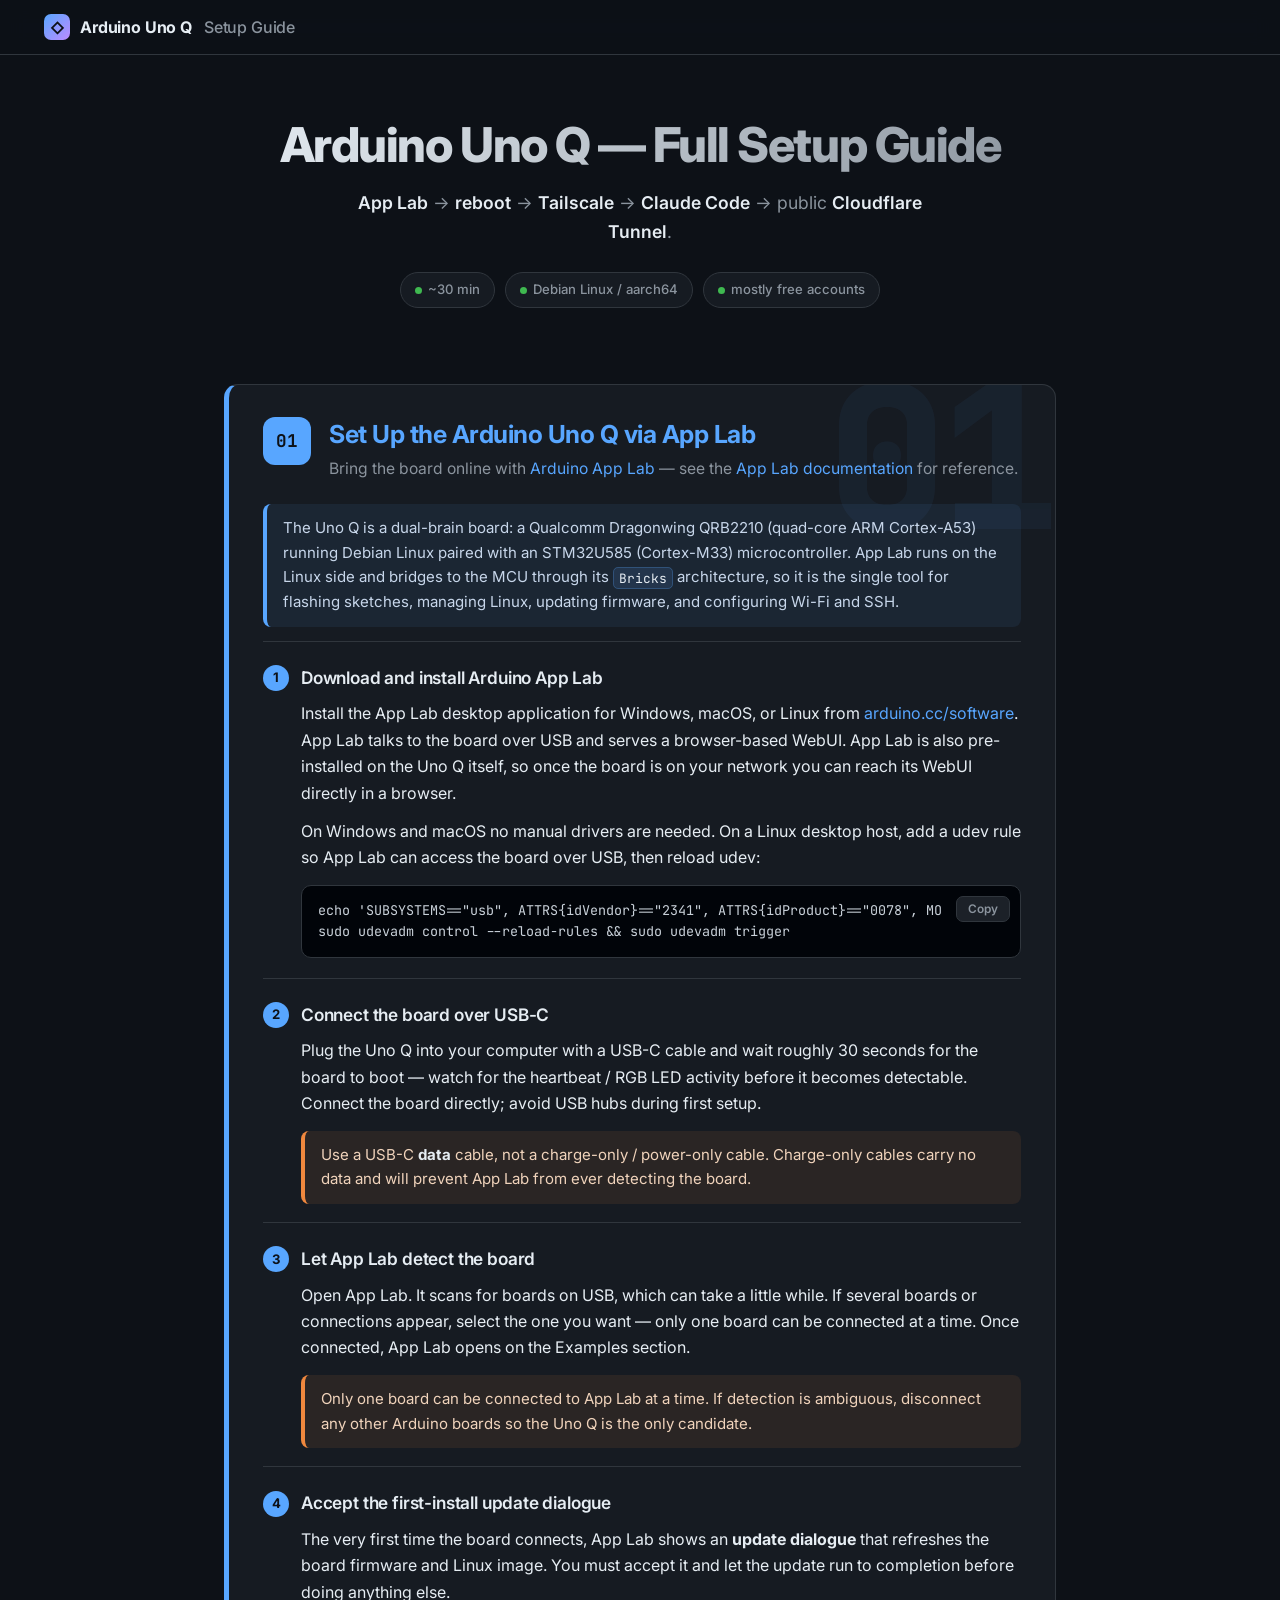
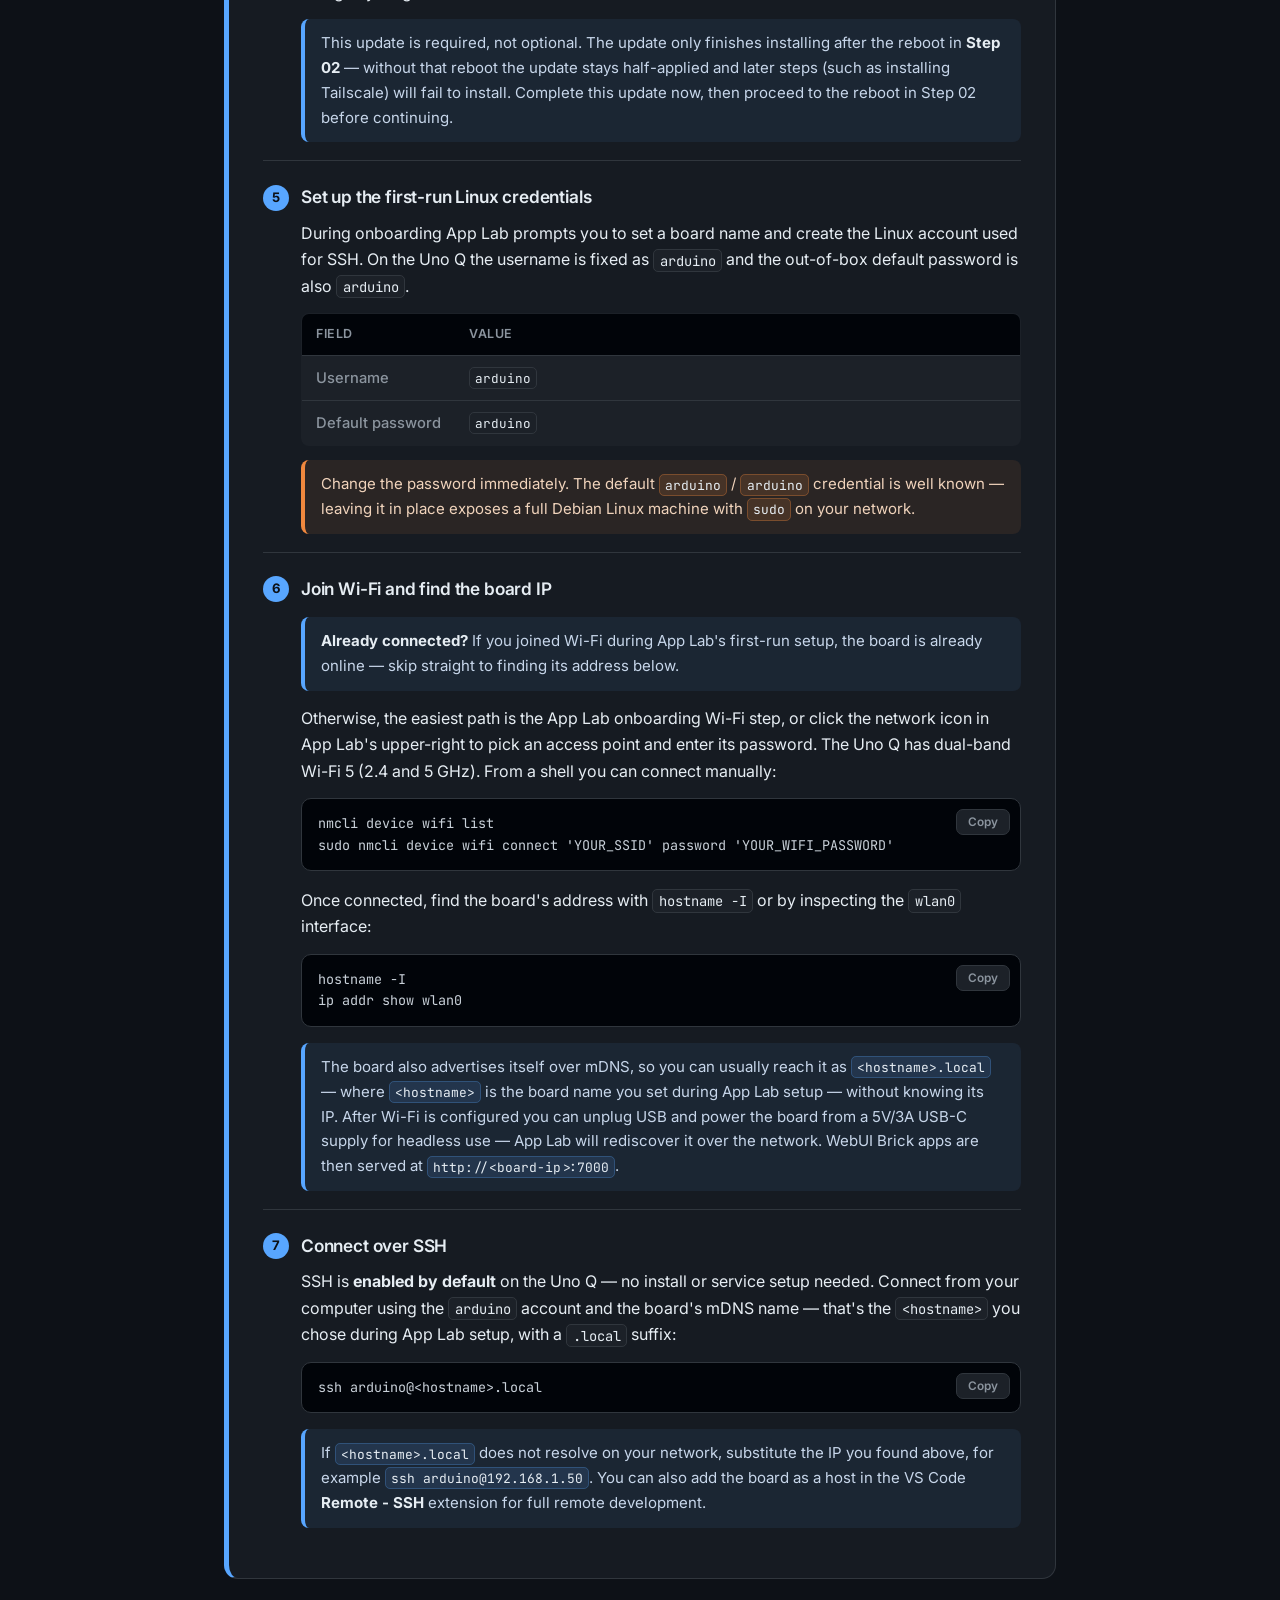
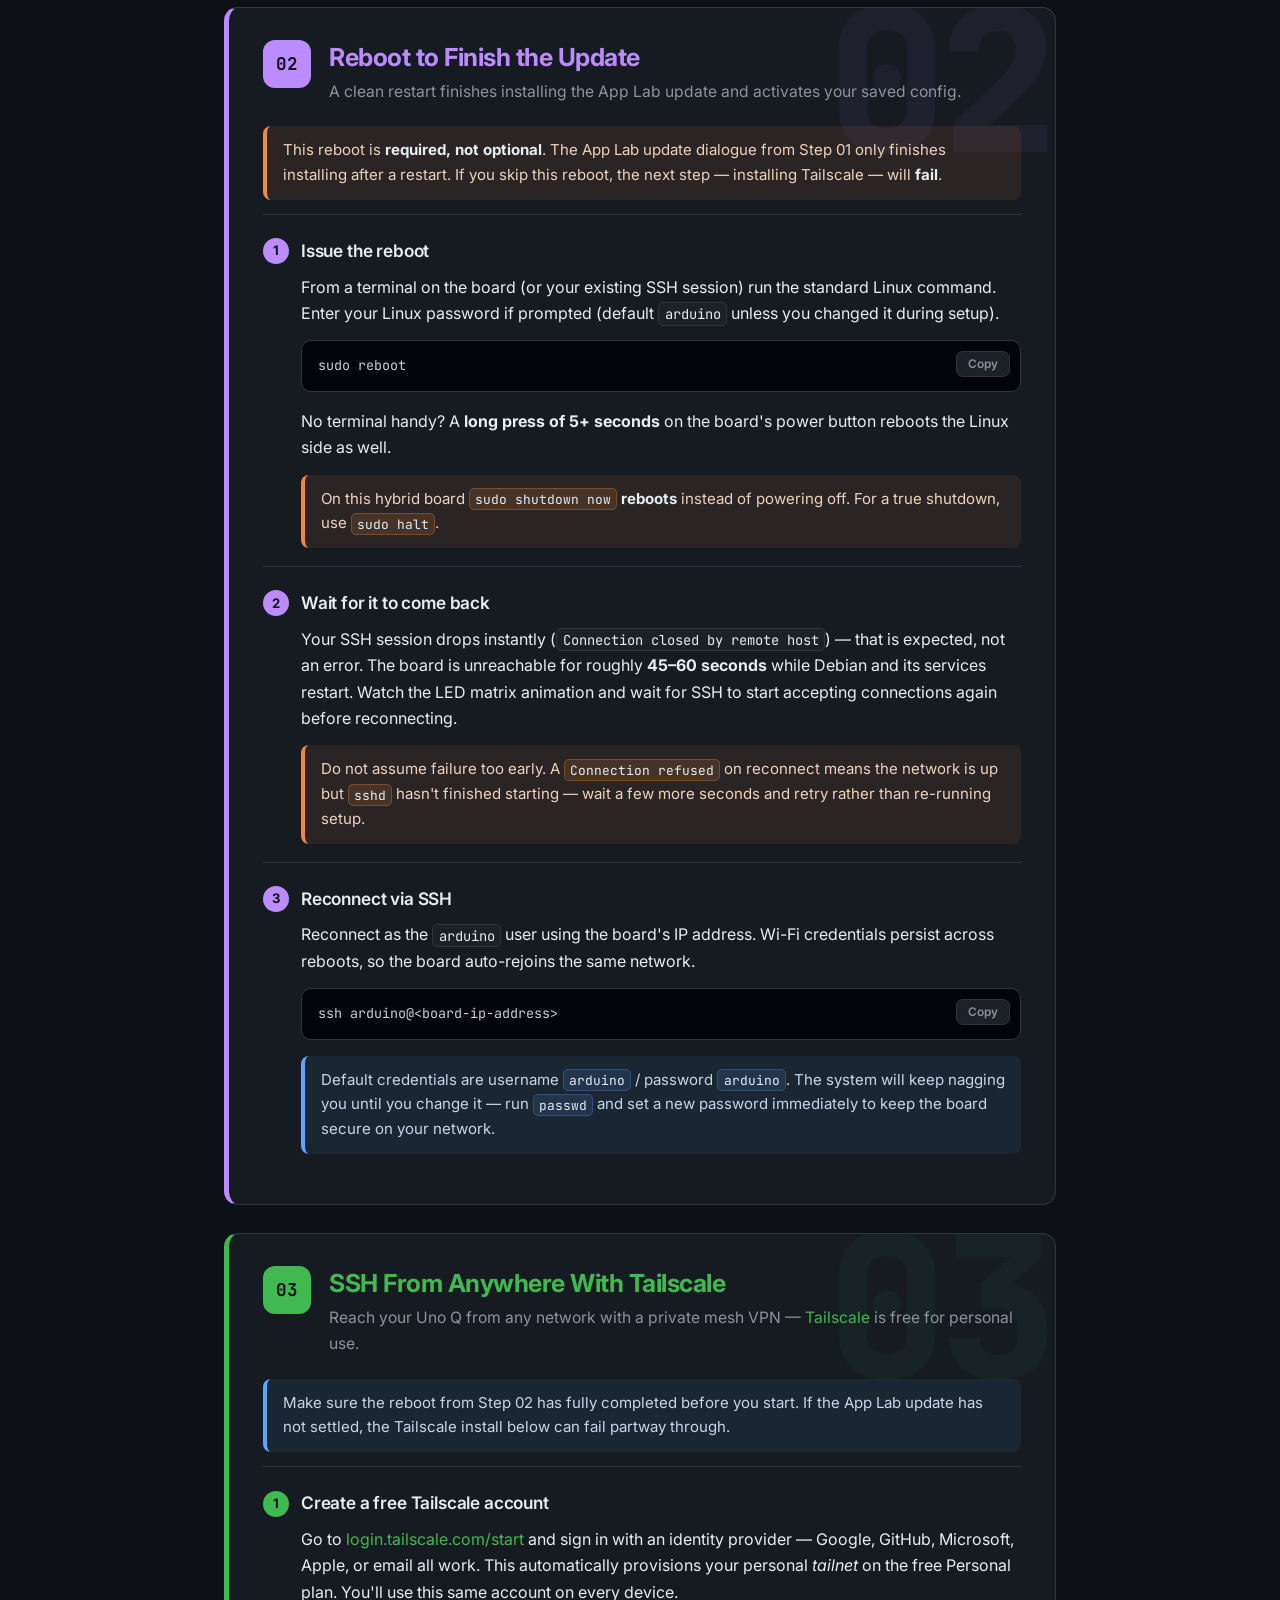
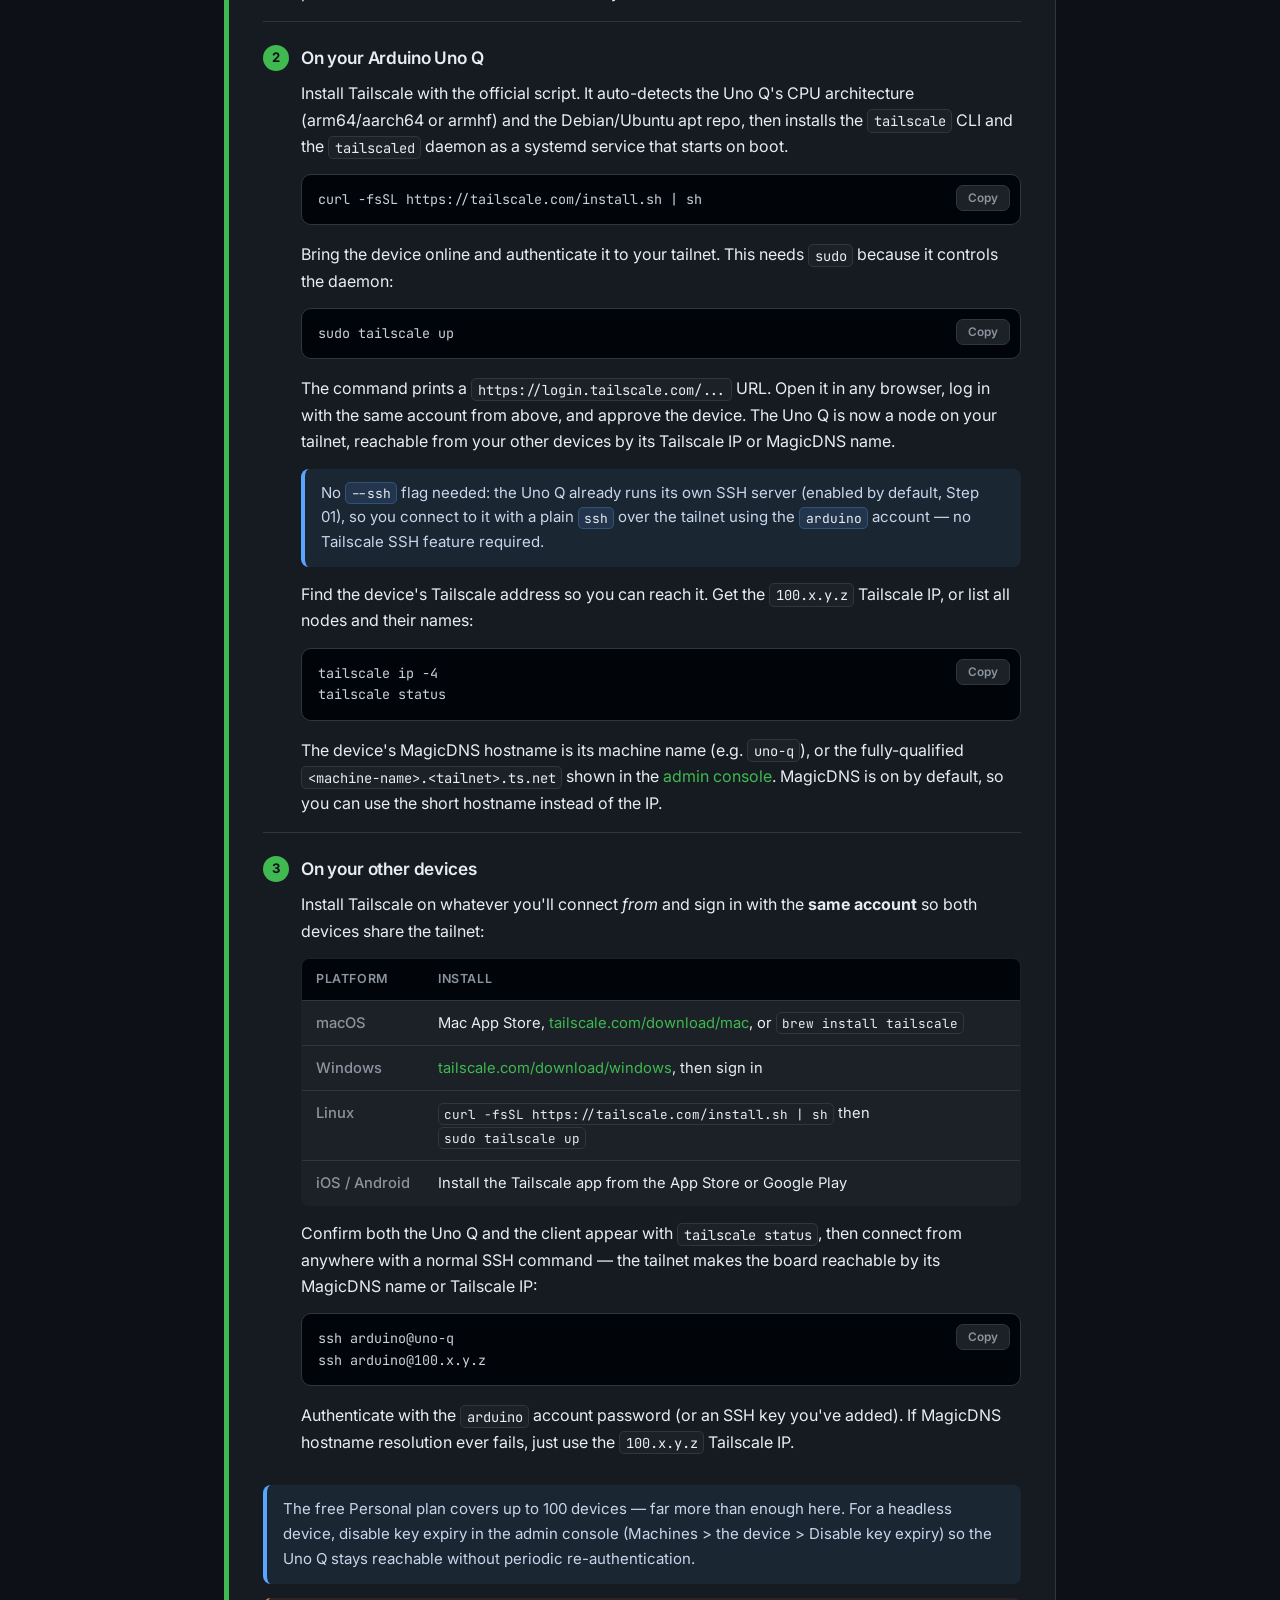
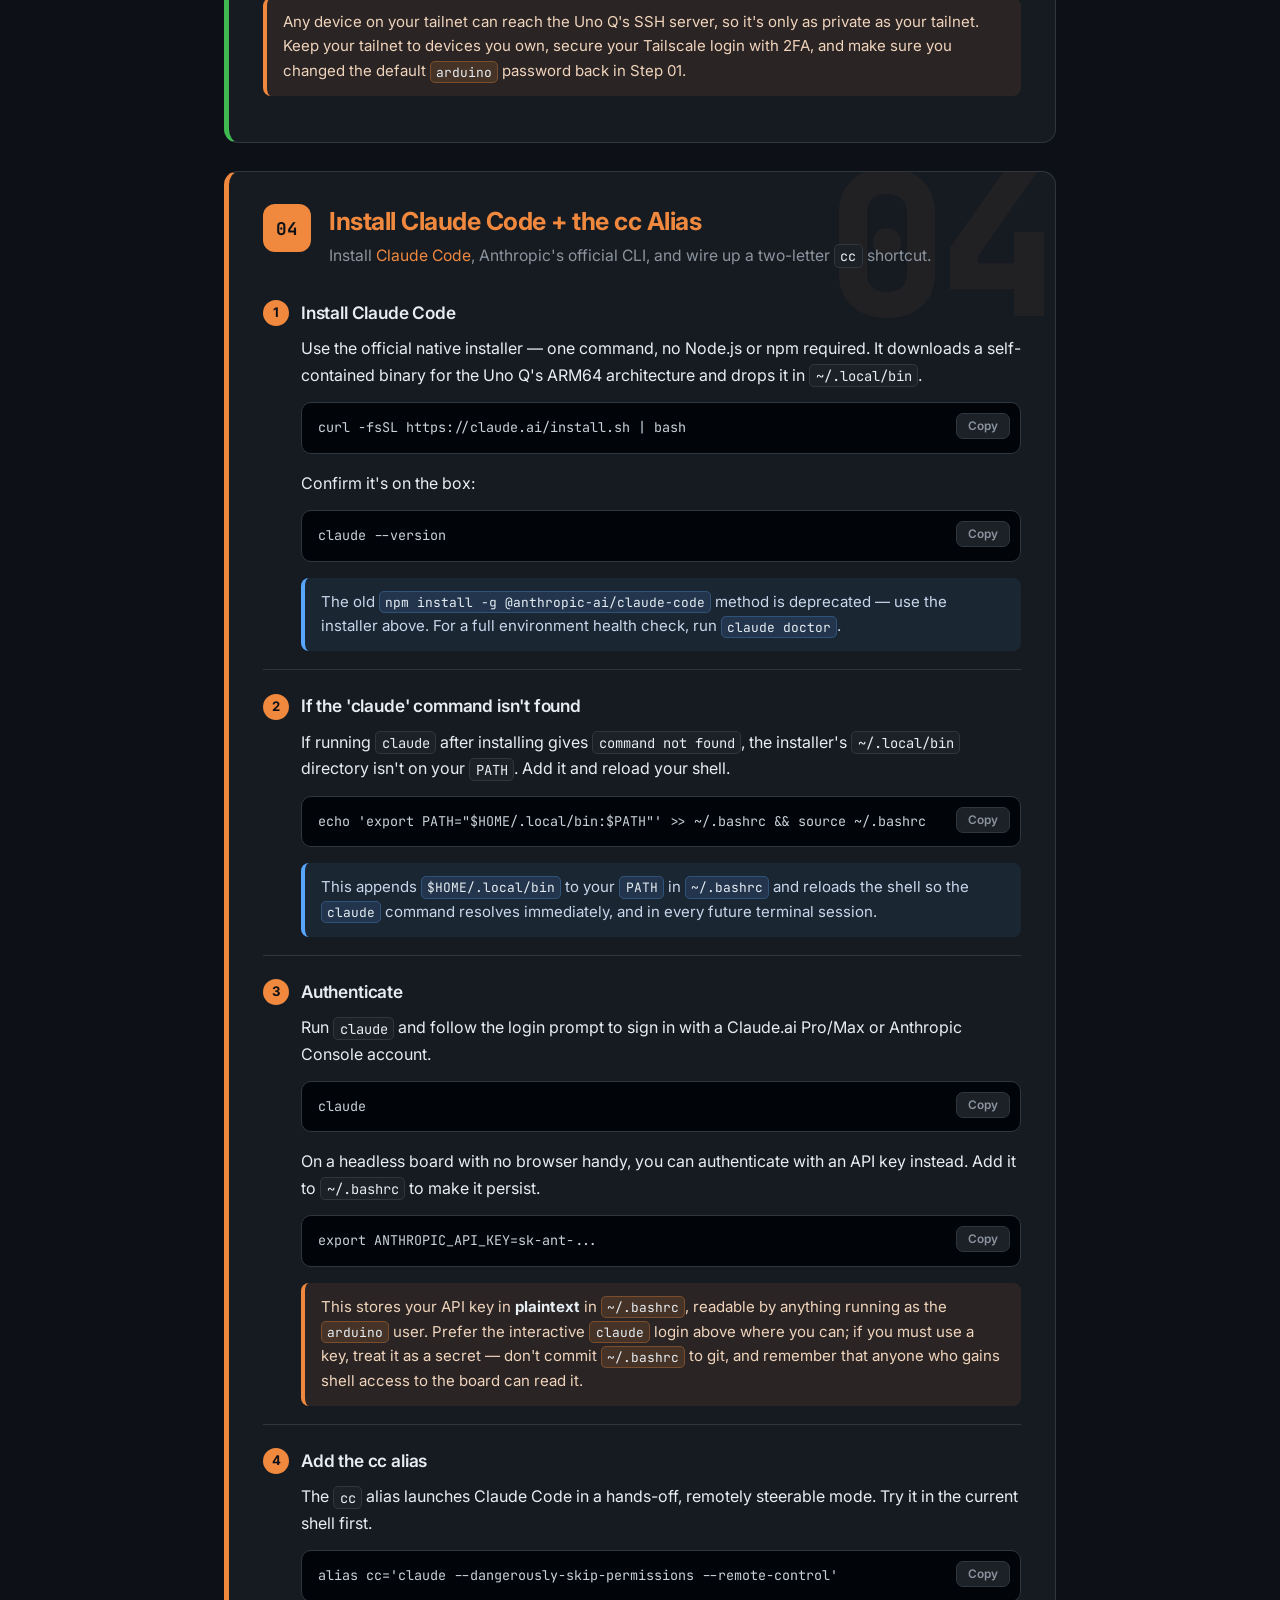
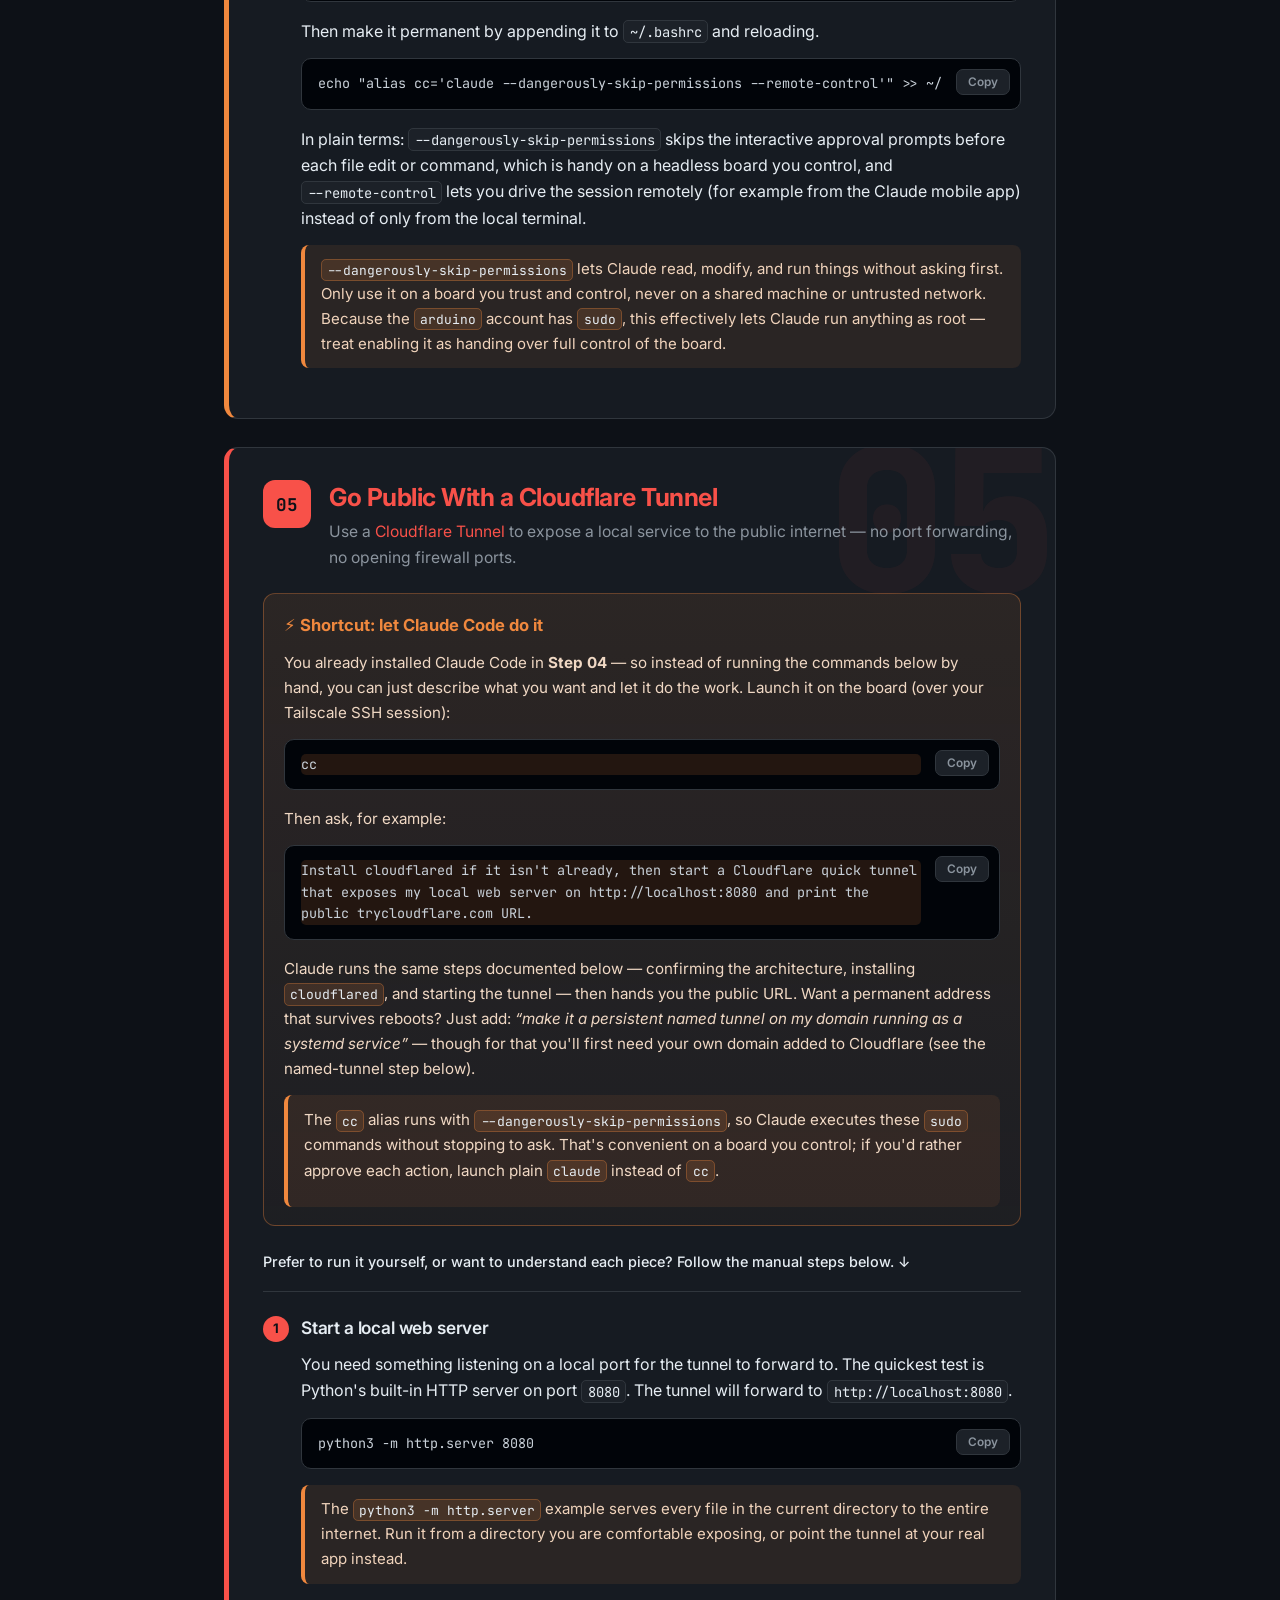
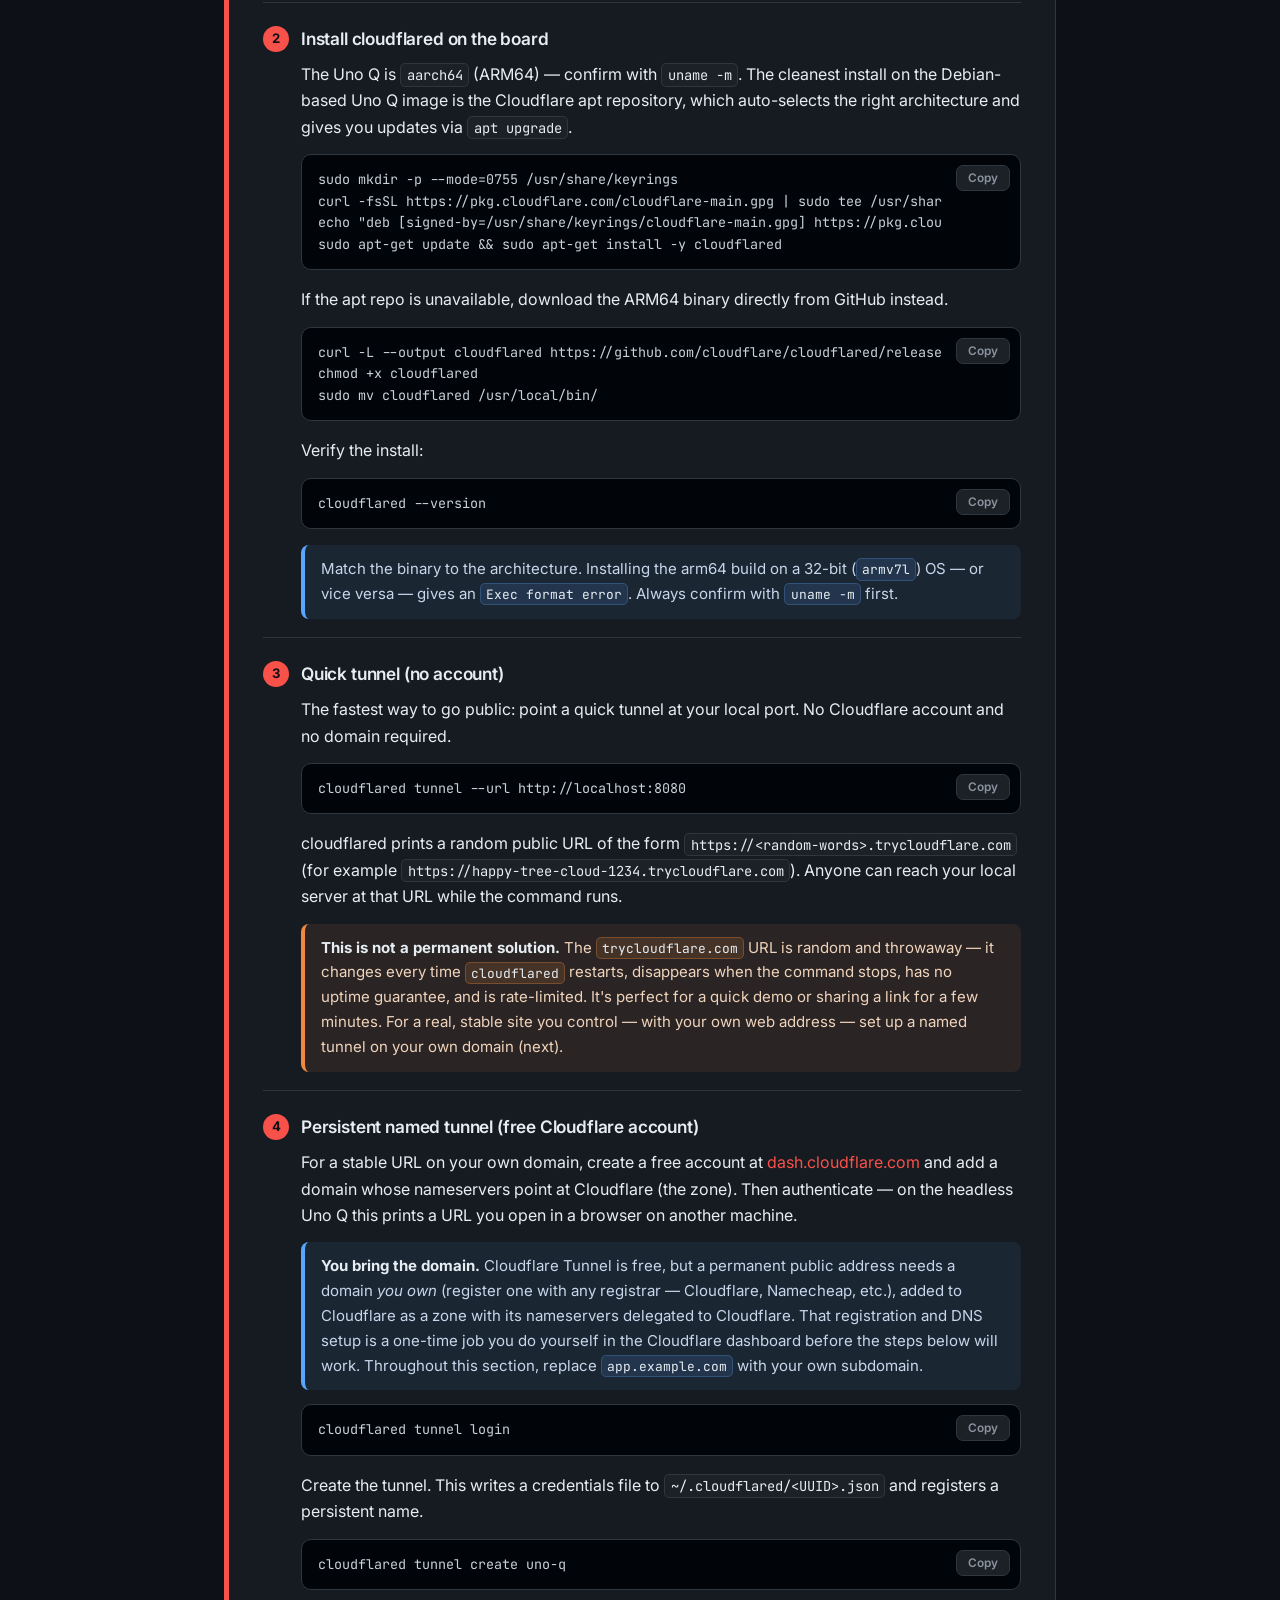
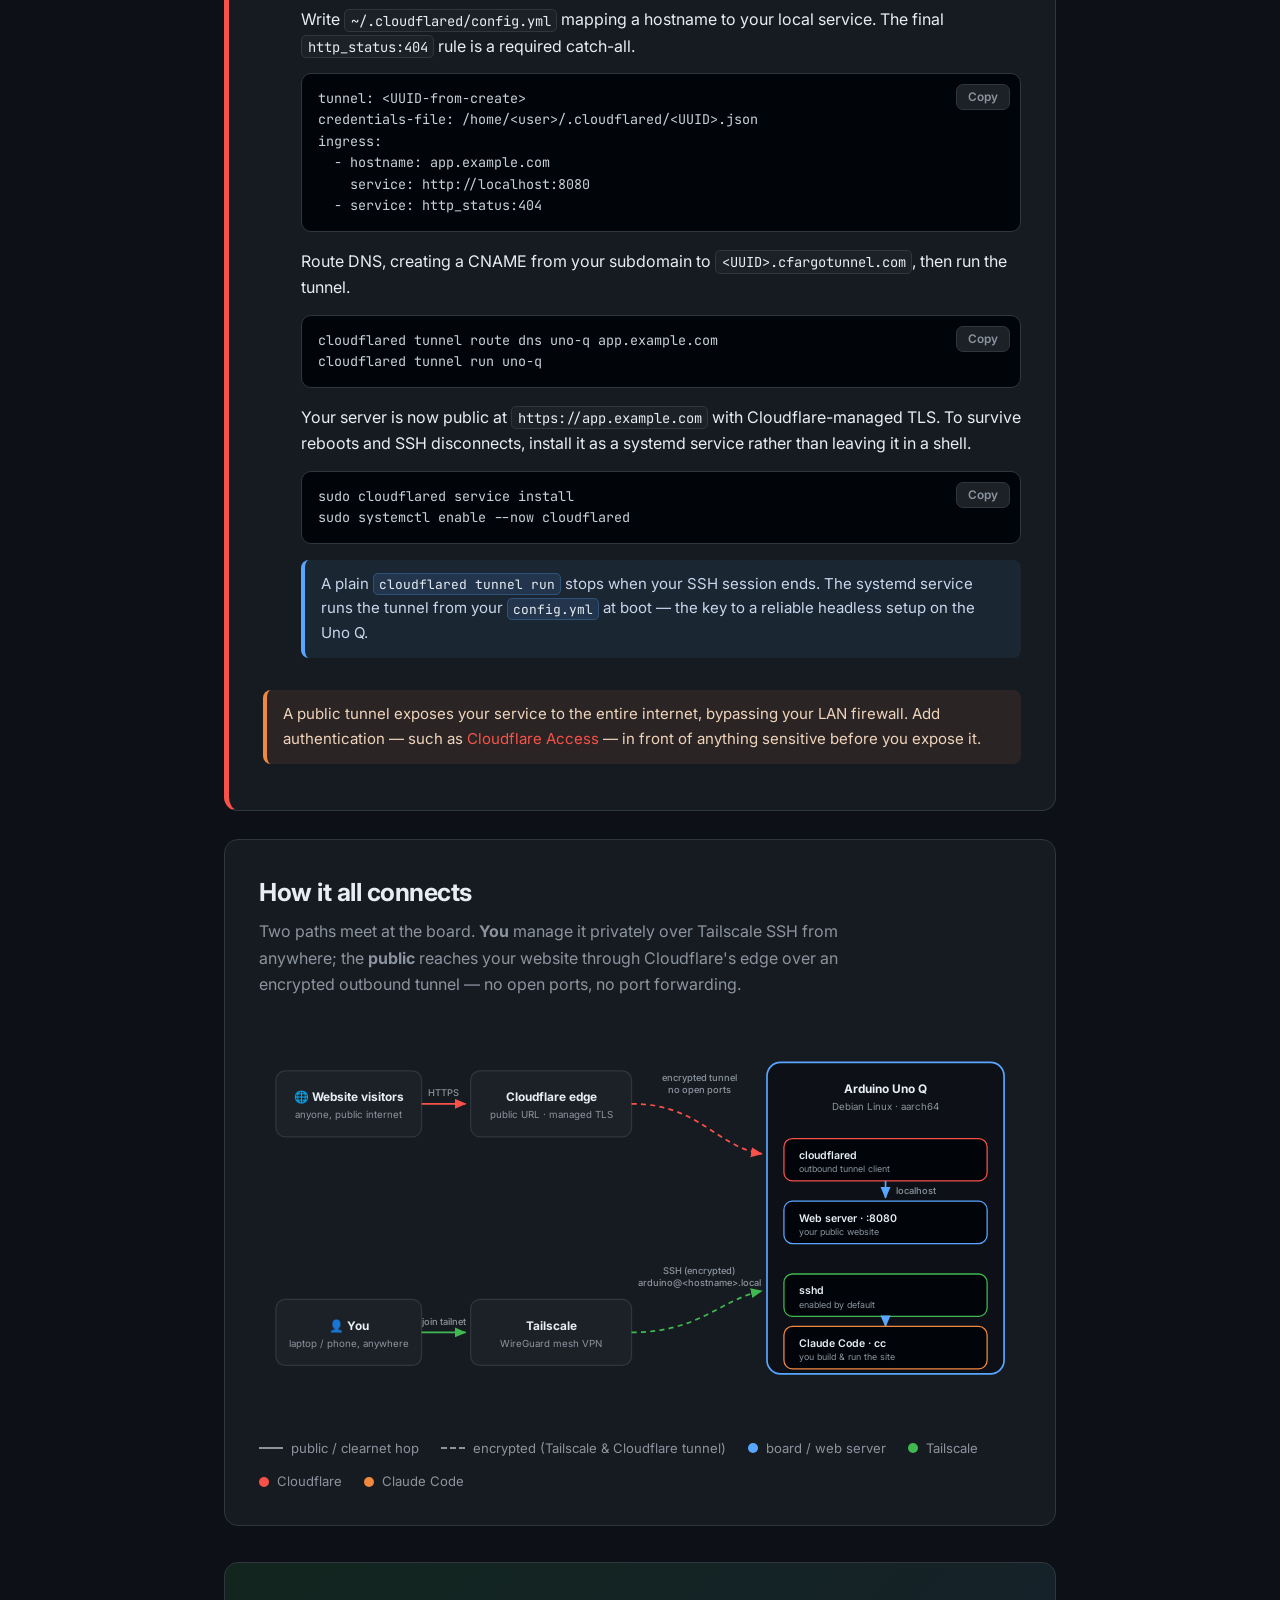
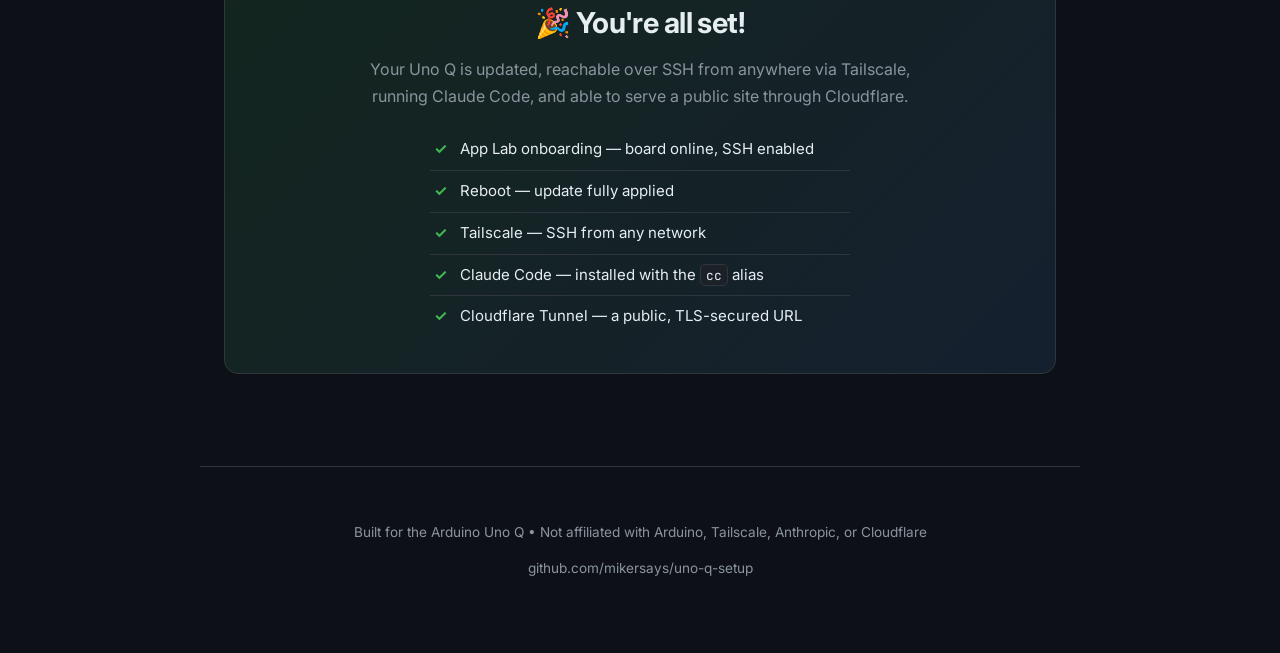
<file: index.html>
<!DOCTYPE html>
<html lang="en">
<head>
  <meta charset="utf-8">
  <meta name="viewport" content="width=device-width, initial-scale=1">
  <title>Arduino Uno Q — Full Setup Guide</title>
  <meta name="description" content="A complete, step-by-step guide to setting up the Arduino Uno Q: App Lab onboarding, the required reboot, SSH from anywhere via Tailscale, Claude Code, and a public Cloudflare Tunnel.">
  <style>
    @import url('https://fonts.googleapis.com/css2?family=Inter:wght@400;500;600;700;800&family=JetBrains+Mono:wght@400;500;600&display=swap');

    :root {
      --bg: #0d1117;
      --surface: #161b22;
      --surface-2: #1c2128;
      --border: #30363d;
      --text: #e6edf3;
      --text-muted: #8b949e;
      --code-bg: #010409;

      --blue: #58a6ff;
      --purple: #bc8cff;
      --green: #3fb950;
      --orange: #f0883e;
      --red: #f85149;

      --maxw: 880px;
    }

    * { box-sizing: border-box; }

    html { scroll-behavior: smooth; scroll-padding-top: 90px; }

    body {
      margin: 0;
      background: var(--bg);
      color: var(--text);
      font-family: 'Inter', system-ui, -apple-system, Segoe UI, Roboto, sans-serif;
      line-height: 1.65;
      font-size: 16px;
      -webkit-font-smoothing: antialiased;
    }

    a {
      color: var(--blue);
      text-decoration: none;
      border-bottom: 1px solid transparent;
      transition: border-color .15s ease, color .15s ease;
    }
    a:hover { border-bottom-color: currentColor; }
    a:focus-visible,
    .copy-btn:focus-visible,
    .toc a:focus-visible {
      outline: 2px solid var(--blue);
      outline-offset: 2px;
      border-radius: 3px;
    }

    code {
      font-family: 'JetBrains Mono', ui-monospace, SFMono-Regular, Menlo, monospace;
      font-size: 0.86em;
      background: var(--surface-2);
      border: 1px solid var(--border);
      border-radius: 5px;
      padding: 0.12em 0.4em;
      color: #e6edf3;
      white-space: nowrap;
    }

    /* ============ HEADER ============ */
    header.site-header {
      position: sticky;
      top: 0;
      z-index: 100;
      background: rgba(13, 17, 23, 0.85);
      backdrop-filter: saturate(160%) blur(12px);
      border-bottom: 1px solid var(--border);
    }
    .header-inner {
      max-width: 1240px;
      margin: 0 auto;
      padding: 14px 24px;
      display: flex;
      align-items: center;
      gap: 12px;
    }
    .wordmark {
      display: flex;
      align-items: center;
      gap: 10px;
      font-weight: 700;
      letter-spacing: -0.01em;
      color: var(--text);
    }
    .chip-mark {
      display: inline-flex;
      align-items: center;
      justify-content: center;
      width: 26px;
      height: 26px;
      border-radius: 7px;
      background: linear-gradient(135deg, var(--blue), var(--purple));
      color: #0d1117;
      font-size: 14px;
      font-weight: 800;
    }
    .wordmark .muted {
      color: var(--text-muted);
      font-weight: 500;
      margin-left: 2px;
    }
    #progress {
      position: absolute;
      left: 0;
      bottom: -1px;
      height: 3px;
      width: 0%;
      background: linear-gradient(90deg, var(--blue), var(--purple), var(--green), var(--orange), var(--red));
      transition: width .08s linear;
    }

    /* ============ HERO ============ */
    .hero {
      max-width: var(--maxw);
      margin: 0 auto;
      padding: 64px 24px 24px;
      text-align: center;
    }
    .hero h1 {
      font-size: clamp(2rem, 5vw, 3rem);
      line-height: 1.1;
      letter-spacing: -0.03em;
      margin: 0 0 16px;
      font-weight: 800;
      background: linear-gradient(120deg, #e6edf3, #8b949e);
      color: #e6edf3;
      -webkit-background-clip: text;
      background-clip: text;
      -webkit-text-fill-color: transparent;
      color: transparent;
    }
    .hero .subtitle {
      font-size: 1.1rem;
      color: var(--text-muted);
      max-width: 620px;
      margin: 0 auto 26px;
    }
    .hero .subtitle b { color: var(--text); font-weight: 600; }
    .meta-chips {
      display: flex;
      flex-wrap: wrap;
      gap: 10px;
      justify-content: center;
    }
    .meta-chips span {
      display: inline-flex;
      align-items: center;
      gap: 6px;
      background: var(--surface);
      border: 1px solid var(--border);
      border-radius: 999px;
      padding: 6px 14px;
      font-size: 0.82rem;
      color: var(--text-muted);
      font-weight: 500;
    }
    .meta-chips span::before {
      content: "";
      width: 7px; height: 7px;
      border-radius: 50%;
      background: var(--green);
    }

    /* ============ LAYOUT ============ */
    main {
      max-width: var(--maxw);
      margin: 0 auto;
      padding: 24px 24px 80px;
    }

    /* ============ ON THIS PAGE NAV ============ */
    .toc {
      position: fixed;
      top: 120px;
      right: 28px;
      width: 190px;
      z-index: 50;
    }
    .toc .toc-title {
      font-size: 0.72rem;
      text-transform: uppercase;
      letter-spacing: 0.08em;
      color: var(--text-muted);
      margin: 0 0 12px;
      font-weight: 600;
    }
    .toc ol {
      list-style: none;
      margin: 0;
      padding: 0;
      border-left: 2px solid var(--border);
    }
    .toc li { margin: 0; }
    .toc a {
      display: flex;
      align-items: center;
      gap: 8px;
      padding: 7px 0 7px 14px;
      margin-left: -2px;
      border-left: 2px solid transparent;
      color: var(--text-muted);
      font-size: 0.85rem;
      font-weight: 500;
      border-bottom: none;
      transition: color .15s ease, border-color .15s ease;
    }
    .toc a .num {
      font-family: 'JetBrains Mono', monospace;
      font-size: 0.72rem;
      opacity: 0.7;
    }
    .toc a:hover { color: var(--text); }
    .toc a.active {
      color: var(--text);
      border-left-color: var(--blue);
      font-weight: 600;
    }

    /* ============ STEP CARD ============ */
    .step {
      position: relative;
      background: var(--surface);
      border: 1px solid var(--border);
      border-left-width: 5px;
      border-radius: 14px;
      padding: 32px 34px;
      margin: 28px 0;
      overflow: hidden;
      opacity: 0;
      transform: translateY(24px);
      transition: opacity .6s ease, transform .6s ease;
    }
    .step.in-view { opacity: 1; transform: none; }

    @media (prefers-reduced-motion: reduce) {
      html { scroll-behavior: auto; }
      .step { opacity: 1; transform: none; transition: none; }
      #progress { transition: none; }
    }

    .step::after {
      content: attr(data-accent);
      display: none;
    }
    .step .step-badge::after { content: none; }

    /* watermark big faded number */
    .step .step-head { position: relative; z-index: 2; }
    .step .watermark,
    .step-watermark { display: none; }

    .step .step-badge {
      position: relative;
      z-index: 2;
    }
    .step-wm {
      position: absolute;
      top: -28px;
      right: 4px;
      font-size: 200px;
      font-weight: 800;
      line-height: 1;
      font-family: 'JetBrains Mono', monospace;
      opacity: 0.05;
      pointer-events: none;
      z-index: 1;
      letter-spacing: -0.04em;
    }

    .step-head {
      display: flex;
      align-items: flex-start;
      gap: 18px;
      margin-bottom: 22px;
    }
    .step-badge {
      flex: 0 0 auto;
      width: 48px;
      height: 48px;
      border-radius: 12px;
      display: flex;
      align-items: center;
      justify-content: center;
      font-family: 'JetBrains Mono', monospace;
      font-weight: 700;
      font-size: 1.1rem;
      color: #0d1117;
    }
    .step-titles { min-width: 0; }
    .step-titles h2 {
      margin: 2px 0 6px;
      font-size: 1.55rem;
      line-height: 1.25;
      letter-spacing: -0.02em;
      font-weight: 700;
    }
    .step-sub {
      margin: 0;
      color: var(--text-muted);
      font-size: 0.98rem;
    }

    .step-body { position: relative; z-index: 2; }
    .step-body > p { color: var(--text); }

    /* ============ SUBSTEP ============ */
    .substep {
      border-top: 1px solid var(--border);
      padding: 22px 0 4px;
    }
    .substep:first-child { border-top: none; padding-top: 8px; }

    .substep-head {
      display: flex;
      align-items: center;
      gap: 12px;
      margin-bottom: 8px;
    }
    .substep-num {
      flex: 0 0 auto;
      width: 26px;
      height: 26px;
      border-radius: 50%;
      display: flex;
      align-items: center;
      justify-content: center;
      font-size: 0.82rem;
      font-weight: 700;
      color: #0d1117;
    }
    .substep-head h3 {
      margin: 0;
      font-size: 1.08rem;
      font-weight: 600;
      letter-spacing: -0.01em;
    }
    .substep-body { padding-left: 38px; }
    .substep-body p { margin: 0 0 12px; }

    /* ============ CODE BLOCK ============ */
    .code-block {
      position: relative;
      background: var(--code-bg);
      border: 1px solid var(--border);
      border-radius: 10px;
      margin: 14px 0 16px;
      padding: 14px 16px;
      padding-right: 78px;
      overflow: hidden;
    }
    .code-block pre {
      margin: 0;
      overflow-x: auto;
    }
    .code-block code {
      font-family: 'JetBrains Mono', ui-monospace, monospace;
      font-size: 0.84rem;
      line-height: 1.6;
      background: none;
      border: none;
      padding: 0;
      color: #c9d1d9;
      white-space: pre;
      display: block;
    }
    .copy-btn {
      position: absolute;
      top: 10px;
      right: 10px;
      background: var(--surface-2);
      border: 1px solid var(--border);
      color: var(--text-muted);
      font-family: 'Inter', sans-serif;
      font-size: 0.74rem;
      font-weight: 600;
      padding: 5px 11px;
      border-radius: 7px;
      cursor: pointer;
      transition: all .15s ease;
    }
    .copy-btn:hover {
      background: var(--border);
      color: var(--text);
    }
    .copy-btn.copied {
      background: rgba(63, 185, 80, 0.15);
      border-color: var(--green);
      color: var(--green);
    }

    /* ============ CALLOUTS ============ */
    .note, .warning {
      border-radius: 8px;
      padding: 12px 16px;
      margin: 14px 0;
      font-size: 0.94rem;
      border-left: 4px solid;
    }
    .note p, .warning p { margin: 0; }
    .note {
      background: rgba(88, 166, 255, 0.08);
      border-left-color: var(--blue);
      color: #c7d6ea;
    }
    .note code { background: rgba(88,166,255,0.12); border-color: rgba(88,166,255,0.25); }
    .warning {
      background: rgba(240, 136, 62, 0.09);
      border-left-color: var(--orange);
      color: #f0d3bb;
    }
    .warning code { background: rgba(240,136,62,0.14); border-color: rgba(240,136,62,0.3); }
    .note strong, .warning strong { color: var(--text); }

    /* ============ CLAUDE SHORTCUT CALLOUT ============ */
    .claude-tip {
      background: linear-gradient(180deg, rgba(240,136,62,0.10), rgba(240,136,62,0.035));
      border: 1px solid rgba(240,136,62,0.35);
      border-radius: 12px;
      padding: 18px 20px;
      margin: 4px 0 20px;
    }
    .claude-tip h4 {
      margin: 0 0 10px;
      font-size: 1.04rem;
      color: var(--orange);
      display: flex; align-items: center; gap: 8px;
    }
    .claude-tip p { margin: 0 0 12px; color: #f0d8c4; font-size: 0.95rem; }
    .claude-tip code { background: rgba(240,136,62,0.14); border-color: rgba(240,136,62,0.3); }
    .claude-tip .warning { margin-bottom: 0; }
    .code-block.prose code { white-space: pre-wrap; word-break: break-word; }
    .or-manual {
      color: var(--text-muted);
      font-size: 0.9rem;
      font-weight: 500;
      margin: 0 0 18px;
      padding-top: 4px;
    }

    /* ============ KV TABLE ============ */
    .kv-table {
      width: 100%;
      border-collapse: collapse;
      margin: 14px 0;
      font-size: 0.92rem;
      background: var(--surface-2);
      border: 1px solid var(--border);
      border-radius: 8px;
      overflow: hidden;
    }
    .kv-table thead th {
      text-align: left;
      background: var(--code-bg);
      color: var(--text-muted);
      font-weight: 600;
      font-size: 0.78rem;
      text-transform: uppercase;
      letter-spacing: 0.05em;
      padding: 10px 14px;
    }
    .kv-table td {
      padding: 10px 14px;
      border-top: 1px solid var(--border);
      vertical-align: top;
    }
    .kv-table td:first-child {
      color: var(--text-muted);
      white-space: nowrap;
      width: 1%;
      font-weight: 500;
    }

    /* ============ CARDS ============ */
    .cards {
      display: grid;
      grid-template-columns: repeat(auto-fit, minmax(180px, 1fr));
      gap: 14px;
      margin: 16px 0;
    }
    .card {
      background: var(--surface-2);
      border: 1px solid var(--border);
      border-radius: 10px;
      padding: 16px;
    }

    /* ============ ACCENT THEMING ============ */
    .step[data-accent="blue"]   { border-left-color: var(--blue); }
    .step[data-accent="purple"] { border-left-color: var(--purple); }
    .step[data-accent="green"]  { border-left-color: var(--green); }
    .step[data-accent="orange"] { border-left-color: var(--orange); }
    .step[data-accent="red"]    { border-left-color: var(--red); }

    .step[data-accent="blue"]   .step-badge { background: var(--blue); }
    .step[data-accent="purple"] .step-badge { background: var(--purple); }
    .step[data-accent="green"]  .step-badge { background: var(--green); }
    .step[data-accent="orange"] .step-badge { background: var(--orange); }
    .step[data-accent="red"]    .step-badge { background: var(--red); }

    .step[data-accent="blue"]   .substep-num { background: var(--blue); }
    .step[data-accent="purple"] .substep-num { background: var(--purple); }
    .step[data-accent="green"]  .substep-num { background: var(--green); }
    .step[data-accent="orange"] .substep-num { background: var(--orange); }
    .step[data-accent="red"]    .substep-num { background: var(--red); }

    .step[data-accent="blue"]   .step-titles h2 { color: var(--blue); }
    .step[data-accent="purple"] .step-titles h2 { color: var(--purple); }
    .step[data-accent="green"]  .step-titles h2 { color: var(--green); }
    .step[data-accent="orange"] .step-titles h2 { color: var(--orange); }
    .step[data-accent="red"]    .step-titles h2 { color: var(--red); }

    .step[data-accent="purple"] a { color: var(--purple); }
    .step[data-accent="green"]  a { color: var(--green); }
    .step[data-accent="orange"] a { color: var(--orange); }
    .step[data-accent="red"]    a { color: var(--red); }

    .step[data-accent="blue"]   .step-wm { color: var(--blue); }
    .step[data-accent="purple"] .step-wm { color: var(--purple); }
    .step[data-accent="green"]  .step-wm { color: var(--green); }
    .step[data-accent="orange"] .step-wm { color: var(--orange); }
    .step[data-accent="red"]    .step-wm { color: var(--red); }

    /* ============ COMPLETION BANNER ============ */
    .done-banner {
      background: linear-gradient(135deg, rgba(63,185,80,0.12), rgba(88,166,255,0.10));
      border: 1px solid var(--border);
      border-radius: 14px;
      padding: 36px 34px;
      margin: 36px 0 12px;
      text-align: center;
    }
    .done-banner h2 {
      font-size: 1.8rem;
      margin: 0 0 10px;
      letter-spacing: -0.02em;
    }
    .done-banner p {
      color: var(--text-muted);
      max-width: 560px;
      margin: 0 auto 20px;
    }
    .recap {
      list-style: none;
      margin: 0 auto;
      padding: 0;
      max-width: 420px;
      text-align: left;
    }
    .recap li {
      padding: 8px 0 8px 30px;
      position: relative;
      border-top: 1px solid var(--border);
      font-size: 0.94rem;
    }
    .recap li:first-child { border-top: none; }
    .recap li::before {
      content: "✓";
      position: absolute;
      left: 4px;
      color: var(--green);
      font-weight: 700;
    }

    /* ============ FOOTER ============ */
    footer {
      max-width: var(--maxw);
      margin: 0 auto;
      padding: 40px 24px 60px;
      text-align: center;
      color: var(--text-muted);
      font-size: 0.85rem;
      border-top: 1px solid var(--border);
    }
    footer a { color: var(--text-muted); }
    footer a:hover { color: var(--blue); }

    /* ============ ARCHITECTURE DIAGRAM ============ */
    .arch {
      margin: 28px 0 8px;
      background: var(--surface);
      border: 1px solid var(--border);
      border-radius: 14px;
      padding: 32px 34px;
    }
    .arch h2 { margin: 0 0 6px; font-size: 1.55rem; letter-spacing: -0.02em; }
    .arch > p { color: var(--text-muted); margin: 0 0 22px; max-width: 62ch; }
    .arch-figure { width: 100%; overflow-x: auto; }
    .arch svg { width: 100%; min-width: 600px; height: auto; display: block; }
    .arch svg text { font-family: 'Inter', system-ui, -apple-system, sans-serif; }
    .arch .d-box { fill: var(--surface-2); stroke: var(--border); stroke-width: 1.5; }
    .arch .d-board { fill: var(--bg); stroke: var(--blue); stroke-width: 2; }
    .arch .d-pill { fill: var(--code-bg); stroke-width: 1.5; }
    .arch .d-title { fill: var(--text); font-weight: 700; font-size: 14px; }
    .arch .d-sub { fill: var(--text-muted); font-size: 11.5px; }
    .arch .d-ptitle { fill: var(--text); font-weight: 600; font-size: 12.5px; }
    .arch .d-psub { fill: var(--text-muted); font-size: 10.5px; }
    .arch .d-edge { fill: var(--text-muted); font-size: 11px; font-weight: 500; }
    .arch .d-flow { fill: none; stroke-width: 2; }
    .arch .d-enc { stroke-dasharray: 6 5; }
    .arch-legend {
      display: flex; flex-wrap: wrap; gap: 12px 22px;
      margin-top: 20px; font-size: 0.82rem; color: var(--text-muted);
    }
    .arch-legend span { display: inline-flex; align-items: center; gap: 8px; }
    .arch-legend .ln { width: 24px; border-top: 2px solid var(--text-muted); }
    .arch-legend .ln.enc { border-top-style: dashed; }
    .arch-legend .dot { width: 10px; height: 10px; border-radius: 50%; }

    /* ============ RESPONSIVE ============ */
    @media (max-width: 1320px) {
      .toc { display: none; }
    }
    @media (max-width: 640px) {
      .step { padding: 24px 20px; }
      .step-head { gap: 12px; }
      .substep-body { padding-left: 0; }
      .step-wm { font-size: 130px; top: -10px; }
      .hero { padding-top: 44px; }
      .header-inner { padding: 12px 16px; }
      main { padding: 16px 16px 60px; }
      .kv-table { display: block; overflow-x: auto; }
      .code-block pre {
        white-space: pre-wrap;
        word-break: break-word;
        overflow-wrap: anywhere;
      }
      .code-block code { white-space: pre-wrap; }
    }
  </style>
</head>
<body>

  <header class="site-header">
    <div class="header-inner">
      <span class="wordmark">
        <span class="chip-mark">◇</span>
        Arduino Uno Q <span class="muted">Setup Guide</span>
      </span>
    </div>
    <div id="progress"></div>
  </header>

  <section class="hero">
    <h1>Arduino Uno Q — Full Setup Guide</h1>
    <p class="subtitle">
      <b>App Lab</b> → <b>reboot</b> → <b>Tailscale</b> → <b>Claude Code</b> → public <b>Cloudflare Tunnel</b>.
    </p>
    <div class="meta-chips">
      <span>~30 min</span>
      <span>Debian Linux / aarch64</span>
      <span>mostly free accounts</span>
    </div>
  </section>

  <nav class="toc" aria-label="On this page">
    <p class="toc-title">On this page</p>
    <ol>
      <li><a href="#step-arduino"><span class="num">01</span> App Lab</a></li>
      <li><a href="#step-reboot"><span class="num">02</span> Reboot</a></li>
      <li><a href="#step-tailscale"><span class="num">03</span> Tailscale</a></li>
      <li><a href="#step-claude"><span class="num">04</span> Claude Code</a></li>
      <li><a href="#step-cloudflare"><span class="num">05</span> Cloudflare</a></li>
    </ol>
  </nav>

  <main>

<section class="step" id="step-arduino" data-accent="blue">
  <span class="step-wm" aria-hidden="true">01</span>
  <div class="step-head">
    <span class="step-badge">01</span>
    <div class="step-titles">
      <h2>Set Up the Arduino Uno Q via App Lab</h2>
      <p class="step-sub">Bring the board online with <a href="https://app.arduino.cc">Arduino App Lab</a> &mdash; see the <a href="https://docs.arduino.cc/software/app-lab/">App Lab documentation</a> for reference.</p>
    </div>
  </div>
  <div class="step-body">

    <div class="note"><p>The Uno Q is a dual-brain board: a Qualcomm Dragonwing QRB2210 (quad-core ARM Cortex-A53) running Debian Linux paired with an STM32U585 (Cortex-M33) microcontroller. App Lab runs on the Linux side and bridges to the MCU through its <code>Bricks</code> architecture, so it is the single tool for flashing sketches, managing Linux, updating firmware, and configuring Wi-Fi and SSH.</p></div>

    <div class="substep">
      <div class="substep-head"><span class="substep-num">1</span><h3>Download and install Arduino App Lab</h3></div>
      <div class="substep-body">
        <p>Install the App Lab desktop application for Windows, macOS, or Linux from <a href="https://www.arduino.cc/en/software">arduino.cc/software</a>. App Lab talks to the board over USB and serves a browser-based WebUI. App Lab is also pre-installed on the Uno Q itself, so once the board is on your network you can reach its WebUI directly in a browser.</p>
        <p>On Windows and macOS no manual drivers are needed. On a Linux desktop host, add a udev rule so App Lab can access the board over USB, then reload udev:</p>
        <div class="code-block"><pre><code>echo 'SUBSYSTEMS=="usb", ATTRS{idVendor}=="2341", ATTRS{idProduct}=="0078", MODE="0660", TAG+="uaccess"' | sudo tee /etc/udev/rules.d/60-arduino-uno-q.rules
sudo udevadm control --reload-rules &amp;&amp; sudo udevadm trigger</code></pre><button class="copy-btn" onclick="copyCode(this)">Copy</button></div>
      </div>
    </div>

    <div class="substep">
      <div class="substep-head"><span class="substep-num">2</span><h3>Connect the board over USB-C</h3></div>
      <div class="substep-body">
        <p>Plug the Uno Q into your computer with a USB-C cable and wait roughly 30 seconds for the board to boot &mdash; watch for the heartbeat / RGB LED activity before it becomes detectable. Connect the board directly; avoid USB hubs during first setup.</p>
        <div class="warning"><p>Use a USB-C <strong>data</strong> cable, not a charge-only / power-only cable. Charge-only cables carry no data and will prevent App Lab from ever detecting the board.</p></div>
      </div>
    </div>

    <div class="substep">
      <div class="substep-head"><span class="substep-num">3</span><h3>Let App Lab detect the board</h3></div>
      <div class="substep-body">
        <p>Open App Lab. It scans for boards on USB, which can take a little while. If several boards or connections appear, select the one you want &mdash; only one board can be connected at a time. Once connected, App Lab opens on the Examples section.</p>
        <div class="warning"><p>Only one board can be connected to App Lab at a time. If detection is ambiguous, disconnect any other Arduino boards so the Uno Q is the only candidate.</p></div>
      </div>
    </div>

    <div class="substep">
      <div class="substep-head"><span class="substep-num">4</span><h3>Accept the first-install update dialogue</h3></div>
      <div class="substep-body">
        <p>The very first time the board connects, App Lab shows an <strong>update dialogue</strong> that refreshes the board firmware and Linux image. You must accept it and let the update run to completion before doing anything else.</p>
        <div class="note"><p>This update is required, not optional. The update only finishes installing after the reboot in <strong>Step 02</strong> &mdash; without that reboot the update stays half-applied and later steps (such as installing Tailscale) will fail to install. Complete this update now, then proceed to the reboot in Step 02 before continuing.</p></div>
      </div>
    </div>

    <div class="substep">
      <div class="substep-head"><span class="substep-num">5</span><h3>Set up the first-run Linux credentials</h3></div>
      <div class="substep-body">
        <p>During onboarding App Lab prompts you to set a board name and create the Linux account used for SSH. On the Uno Q the username is fixed as <code>arduino</code> and the out-of-box default password is also <code>arduino</code>.</p>
        <table class="kv-table"><thead><tr><th>Field</th><th>Value</th></tr></thead>
        <tbody>
          <tr><td>Username</td><td><code>arduino</code></td></tr>
          <tr><td>Default password</td><td><code>arduino</code></td></tr>
        </tbody></table>
        <div class="warning"><p>Change the password immediately. The default <code>arduino</code> / <code>arduino</code> credential is well known &mdash; leaving it in place exposes a full Debian Linux machine with <code>sudo</code> on your network.</p></div>
      </div>
    </div>

    <div class="substep">
      <div class="substep-head"><span class="substep-num">6</span><h3>Join Wi-Fi and find the board IP</h3></div>
      <div class="substep-body">
        <div class="note"><p><strong>Already connected?</strong> If you joined Wi-Fi during App Lab's first-run setup, the board is already online &mdash; skip straight to finding its address below.</p></div>
        <p>Otherwise, the easiest path is the App Lab onboarding Wi-Fi step, or click the network icon in App Lab's upper-right to pick an access point and enter its password. The Uno Q has dual-band Wi-Fi 5 (2.4 and 5 GHz). From a shell you can connect manually:</p>
        <div class="code-block"><pre><code>nmcli device wifi list
sudo nmcli device wifi connect 'YOUR_SSID' password 'YOUR_WIFI_PASSWORD'</code></pre><button class="copy-btn" onclick="copyCode(this)">Copy</button></div>
        <p>Once connected, find the board's address with <code>hostname -I</code> or by inspecting the <code>wlan0</code> interface:</p>
        <div class="code-block"><pre><code>hostname -I
ip addr show wlan0</code></pre><button class="copy-btn" onclick="copyCode(this)">Copy</button></div>
        <div class="note"><p>The board also advertises itself over mDNS, so you can usually reach it as <code>&lt;hostname&gt;.local</code> &mdash; where <code>&lt;hostname&gt;</code> is the board name you set during App Lab setup &mdash; without knowing its IP. After Wi-Fi is configured you can unplug USB and power the board from a 5V/3A USB-C supply for headless use &mdash; App Lab will rediscover it over the network. WebUI Brick apps are then served at <code>http://&lt;board-ip&gt;:7000</code>.</p></div>
      </div>
    </div>

    <div class="substep">
      <div class="substep-head"><span class="substep-num">7</span><h3>Connect over SSH</h3></div>
      <div class="substep-body">
        <p>SSH is <strong>enabled by default</strong> on the Uno Q &mdash; no install or service setup needed. Connect from your computer using the <code>arduino</code> account and the board's mDNS name &mdash; that's the <code>&lt;hostname&gt;</code> you chose during App Lab setup, with a <code>.local</code> suffix:</p>
        <div class="code-block"><pre><code>ssh arduino@&lt;hostname&gt;.local</code></pre><button class="copy-btn" onclick="copyCode(this)">Copy</button></div>
        <div class="note"><p>If <code>&lt;hostname&gt;.local</code> does not resolve on your network, substitute the IP you found above, for example <code>ssh arduino@192.168.1.50</code>. You can also add the board as a host in the VS Code <strong>Remote - SSH</strong> extension for full remote development.</p></div>
      </div>
    </div>

  </div>
</section>

<section class="step" id="step-reboot" data-accent="purple">
  <span class="step-wm" aria-hidden="true">02</span>
  <div class="step-head">
    <span class="step-badge">02</span>
    <div class="step-titles">
      <h2>Reboot to Finish the Update</h2>
      <p class="step-sub">A clean restart finishes installing the App Lab update and activates your saved config.</p>
    </div>
  </div>
  <div class="step-body">
    <div class="warning"><p>This reboot is <strong>required, not optional</strong>. The App Lab update dialogue from Step 01 only finishes installing after a restart. If you skip this reboot, the next step &mdash; installing Tailscale &mdash; will <strong>fail</strong>.</p></div>

    <div class="substep">
      <div class="substep-head"><span class="substep-num">1</span><h3>Issue the reboot</h3></div>
      <div class="substep-body">
        <p>From a terminal on the board (or your existing SSH session) run the standard Linux command. Enter your Linux password if prompted (default <code>arduino</code> unless you changed it during setup).</p>
        <div class="code-block"><pre><code>sudo reboot</code></pre><button class="copy-btn" onclick="copyCode(this)">Copy</button></div>
        <p>No terminal handy? A <strong>long press of 5+ seconds</strong> on the board's power button reboots the Linux side as well.</p>
        <div class="warning"><p>On this hybrid board <code>sudo shutdown now</code> <strong>reboots</strong> instead of powering off. For a true shutdown, use <code>sudo halt</code>.</p></div>
      </div>
    </div>

    <div class="substep">
      <div class="substep-head"><span class="substep-num">2</span><h3>Wait for it to come back</h3></div>
      <div class="substep-body">
        <p>Your SSH session drops instantly (<code>Connection closed by remote host</code>) &mdash; that is expected, not an error. The board is unreachable for roughly <strong>45&ndash;60 seconds</strong> while Debian and its services restart. Watch the LED matrix animation and wait for SSH to start accepting connections again before reconnecting.</p>
        <div class="warning"><p>Do not assume failure too early. A <code>Connection refused</code> on reconnect means the network is up but <code>sshd</code> hasn't finished starting &mdash; wait a few more seconds and retry rather than re-running setup.</p></div>
      </div>
    </div>

    <div class="substep">
      <div class="substep-head"><span class="substep-num">3</span><h3>Reconnect via SSH</h3></div>
      <div class="substep-body">
        <p>Reconnect as the <code>arduino</code> user using the board's IP address. Wi-Fi credentials persist across reboots, so the board auto-rejoins the same network.</p>
        <div class="code-block"><pre><code>ssh arduino@&lt;board-ip-address&gt;</code></pre><button class="copy-btn" onclick="copyCode(this)">Copy</button></div>
        <div class="note"><p>Default credentials are username <code>arduino</code> / password <code>arduino</code>. The system will keep nagging you until you change it &mdash; run <code>passwd</code> and set a new password immediately to keep the board secure on your network.</p></div>
      </div>
    </div>
  </div>
</section>

<section class="step" id="step-tailscale" data-accent="green">
  <span class="step-wm" aria-hidden="true">03</span>
  <div class="step-head">
    <span class="step-badge">03</span>
    <div class="step-titles">
      <h2>SSH From Anywhere With Tailscale</h2>
      <p class="step-sub">Reach your Uno Q from any network with a private mesh VPN &mdash; <a href="https://tailscale.com">Tailscale</a> is free for personal use.</p>
    </div>
  </div>
  <div class="step-body">
    <div class="note"><p>Make sure the reboot from Step 02 has fully completed before you start. If the App Lab update has not settled, the Tailscale install below can fail partway through.</p></div>

    <div class="substep">
      <div class="substep-head"><span class="substep-num">1</span><h3>Create a free Tailscale account</h3></div>
      <div class="substep-body">
        <p>Go to <a href="https://login.tailscale.com/start">login.tailscale.com/start</a> and sign in with an identity provider &mdash; Google, GitHub, Microsoft, Apple, or email all work. This automatically provisions your personal <em>tailnet</em> on the free Personal plan. You'll use this same account on every device.</p>
      </div>
    </div>

    <div class="substep">
      <div class="substep-head"><span class="substep-num">2</span><h3>On your Arduino Uno Q</h3></div>
      <div class="substep-body">
        <p>Install Tailscale with the official script. It auto-detects the Uno Q's CPU architecture (arm64/aarch64 or armhf) and the Debian/Ubuntu apt repo, then installs the <code>tailscale</code> CLI and the <code>tailscaled</code> daemon as a systemd service that starts on boot.</p>
        <div class="code-block"><pre><code>curl -fsSL https://tailscale.com/install.sh | sh</code></pre><button class="copy-btn" onclick="copyCode(this)">Copy</button></div>
        <p>Bring the device online and authenticate it to your tailnet. This needs <code>sudo</code> because it controls the daemon:</p>
        <div class="code-block"><pre><code>sudo tailscale up</code></pre><button class="copy-btn" onclick="copyCode(this)">Copy</button></div>
        <p>The command prints a <code>https://login.tailscale.com/...</code> URL. Open it in any browser, log in with the same account from above, and approve the device. The Uno Q is now a node on your tailnet, reachable from your other devices by its Tailscale IP or MagicDNS name.</p>
        <div class="note"><p>No <code>--ssh</code> flag needed: the Uno Q already runs its own SSH server (enabled by default, Step 01), so you connect to it with a plain <code>ssh</code> over the tailnet using the <code>arduino</code> account &mdash; no Tailscale SSH feature required.</p></div>
        <p>Find the device's Tailscale address so you can reach it. Get the <code>100.x.y.z</code> Tailscale IP, or list all nodes and their names:</p>
        <div class="code-block"><pre><code>tailscale ip -4
tailscale status</code></pre><button class="copy-btn" onclick="copyCode(this)">Copy</button></div>
        <p>The device's MagicDNS hostname is its machine name (e.g. <code>uno-q</code>), or the fully-qualified <code>&lt;machine-name&gt;.&lt;tailnet&gt;.ts.net</code> shown in the <a href="https://login.tailscale.com/admin/machines">admin console</a>. MagicDNS is on by default, so you can use the short hostname instead of the IP.</p>
      </div>
    </div>

    <div class="substep">
      <div class="substep-head"><span class="substep-num">3</span><h3>On your other devices</h3></div>
      <div class="substep-body">
        <p>Install Tailscale on whatever you'll connect <em>from</em> and sign in with the <strong>same account</strong> so both devices share the tailnet:</p>
        <table class="kv-table"><thead><tr><th>Platform</th><th>Install</th></tr></thead>
        <tbody>
          <tr><td>macOS</td><td>Mac App Store, <a href="https://tailscale.com/download/mac">tailscale.com/download/mac</a>, or <code>brew install tailscale</code></td></tr>
          <tr><td>Windows</td><td><a href="https://tailscale.com/download/windows">tailscale.com/download/windows</a>, then sign in</td></tr>
          <tr><td>Linux</td><td><code>curl -fsSL https://tailscale.com/install.sh | sh</code> then <code>sudo tailscale up</code></td></tr>
          <tr><td>iOS / Android</td><td>Install the Tailscale app from the App Store or Google Play</td></tr>
        </tbody></table>
        <p>Confirm both the Uno Q and the client appear with <code>tailscale status</code>, then connect from anywhere with a normal SSH command &mdash; the tailnet makes the board reachable by its MagicDNS name or Tailscale IP:</p>
        <div class="code-block"><pre><code>ssh arduino@uno-q
ssh arduino@100.x.y.z</code></pre><button class="copy-btn" onclick="copyCode(this)">Copy</button></div>
        <p>Authenticate with the <code>arduino</code> account password (or an SSH key you've added). If MagicDNS hostname resolution ever fails, just use the <code>100.x.y.z</code> Tailscale IP.</p>
      </div>
    </div>

    <div class="note"><p>The free Personal plan covers up to 100 devices &mdash; far more than enough here. For a headless device, disable key expiry in the admin console (Machines &gt; the device &gt; Disable key expiry) so the Uno Q stays reachable without periodic re-authentication.</p></div>

    <div class="warning"><p>Any device on your tailnet can reach the Uno Q's SSH server, so it's only as private as your tailnet. Keep your tailnet to devices you own, secure your Tailscale login with 2FA, and make sure you changed the default <code>arduino</code> password back in Step 01.</p></div>
  </div>
</section>

<section class="step" id="step-claude" data-accent="orange">
  <span class="step-wm" aria-hidden="true">04</span>
  <div class="step-head">
    <span class="step-badge">04</span>
    <div class="step-titles">
      <h2>Install Claude Code + the cc Alias</h2>
      <p class="step-sub">Install <a href="https://claude.ai/code">Claude Code</a>, Anthropic's official CLI, and wire up a two-letter <code>cc</code> shortcut.</p>
    </div>
  </div>
  <div class="step-body">
    <div class="substep">
      <div class="substep-head"><span class="substep-num">1</span><h3>Install Claude Code</h3></div>
      <div class="substep-body">
        <p>Use the official native installer &mdash; one command, no Node.js or npm required. It downloads a self-contained binary for the Uno Q's ARM64 architecture and drops it in <code>~/.local/bin</code>.</p>
        <div class="code-block"><pre><code>curl -fsSL https://claude.ai/install.sh | bash</code></pre><button class="copy-btn" onclick="copyCode(this)">Copy</button></div>
        <p>Confirm it's on the box:</p>
        <div class="code-block"><pre><code>claude --version</code></pre><button class="copy-btn" onclick="copyCode(this)">Copy</button></div>
        <div class="note"><p>The old <code>npm install -g @anthropic-ai/claude-code</code> method is deprecated &mdash; use the installer above. For a full environment health check, run <code>claude doctor</code>.</p></div>
      </div>
    </div>
    <div class="substep">
      <div class="substep-head"><span class="substep-num">2</span><h3>If the 'claude' command isn't found</h3></div>
      <div class="substep-body">
        <p>If running <code>claude</code> after installing gives <code>command not found</code>, the installer's <code>~/.local/bin</code> directory isn't on your <code>PATH</code>. Add it and reload your shell.</p>
        <div class="code-block"><pre><code>echo 'export PATH="$HOME/.local/bin:$PATH"' &gt;&gt; ~/.bashrc &amp;&amp; source ~/.bashrc</code></pre><button class="copy-btn" onclick="copyCode(this)">Copy</button></div>
        <div class="note"><p>This appends <code>$HOME/.local/bin</code> to your <code>PATH</code> in <code>~/.bashrc</code> and reloads the shell so the <code>claude</code> command resolves immediately, and in every future terminal session.</p></div>
      </div>
    </div>
    <div class="substep">
      <div class="substep-head"><span class="substep-num">3</span><h3>Authenticate</h3></div>
      <div class="substep-body">
        <p>Run <code>claude</code> and follow the login prompt to sign in with a Claude.ai Pro/Max or Anthropic Console account.</p>
        <div class="code-block"><pre><code>claude</code></pre><button class="copy-btn" onclick="copyCode(this)">Copy</button></div>
        <p>On a headless board with no browser handy, you can authenticate with an API key instead. Add it to <code>~/.bashrc</code> to make it persist.</p>
        <div class="code-block"><pre><code>export ANTHROPIC_API_KEY=sk-ant-...</code></pre><button class="copy-btn" onclick="copyCode(this)">Copy</button></div>
        <div class="warning"><p>This stores your API key in <strong>plaintext</strong> in <code>~/.bashrc</code>, readable by anything running as the <code>arduino</code> user. Prefer the interactive <code>claude</code> login above where you can; if you must use a key, treat it as a secret &mdash; don't commit <code>~/.bashrc</code> to git, and remember that anyone who gains shell access to the board can read it.</p></div>
      </div>
    </div>
    <div class="substep">
      <div class="substep-head"><span class="substep-num">4</span><h3>Add the cc alias</h3></div>
      <div class="substep-body">
        <p>The <code>cc</code> alias launches Claude Code in a hands-off, remotely steerable mode. Try it in the current shell first.</p>
        <div class="code-block"><pre><code>alias cc='claude --dangerously-skip-permissions --remote-control'</code></pre><button class="copy-btn" onclick="copyCode(this)">Copy</button></div>
        <p>Then make it permanent by appending it to <code>~/.bashrc</code> and reloading.</p>
        <div class="code-block"><pre><code>echo "alias cc='claude --dangerously-skip-permissions --remote-control'" &gt;&gt; ~/.bashrc &amp;&amp; source ~/.bashrc</code></pre><button class="copy-btn" onclick="copyCode(this)">Copy</button></div>
        <p>In plain terms: <code>--dangerously-skip-permissions</code> skips the interactive approval prompts before each file edit or command, which is handy on a headless board you control, and <code>--remote-control</code> lets you drive the session remotely (for example from the Claude mobile app) instead of only from the local terminal.</p>
        <div class="warning"><p><code>--dangerously-skip-permissions</code> lets Claude read, modify, and run things without asking first. Only use it on a board you trust and control, never on a shared machine or untrusted network. Because the <code>arduino</code> account has <code>sudo</code>, this effectively lets Claude run anything as root &mdash; treat enabling it as handing over full control of the board.</p></div>
      </div>
    </div>
  </div>
</section>

<section class="step" id="step-cloudflare" data-accent="red">
  <span class="step-wm" aria-hidden="true">05</span>
  <div class="step-head">
    <span class="step-badge">05</span>
    <div class="step-titles">
      <h2>Go Public With a Cloudflare Tunnel</h2>
      <p class="step-sub">Use a <a href="https://www.cloudflare.com/products/tunnel/">Cloudflare Tunnel</a> to expose a local service to the public internet &mdash; no port forwarding, no opening firewall ports.</p>
    </div>
  </div>
  <div class="step-body">

    <div class="claude-tip">
      <h4>⚡ Shortcut: let Claude Code do it</h4>
      <p>You already installed Claude Code in <strong>Step 04</strong> &mdash; so instead of running the commands below by hand, you can just describe what you want and let it do the work. Launch it on the board (over your Tailscale SSH session):</p>
      <div class="code-block"><pre><code>cc</code></pre><button class="copy-btn" onclick="copyCode(this)">Copy</button></div>
      <p>Then ask, for example:</p>
      <div class="code-block prose"><pre><code>Install cloudflared if it isn't already, then start a Cloudflare quick tunnel that exposes my local web server on http://localhost:8080 and print the public trycloudflare.com URL.</code></pre><button class="copy-btn" onclick="copyCode(this)">Copy</button></div>
      <p>Claude runs the same steps documented below &mdash; confirming the architecture, installing <code>cloudflared</code>, and starting the tunnel &mdash; then hands you the public URL. Want a permanent address that survives reboots? Just add: <em>&ldquo;make it a persistent named tunnel on my domain running as a systemd service&rdquo;</em> &mdash; though for that you'll first need your own domain added to Cloudflare (see the named-tunnel step below).</p>
      <div class="warning"><p>The <code>cc</code> alias runs with <code>--dangerously-skip-permissions</code>, so Claude executes these <code>sudo</code> commands without stopping to ask. That's convenient on a board you control; if you'd rather approve each action, launch plain <code>claude</code> instead of <code>cc</code>.</p></div>
    </div>
    <p class="or-manual">Prefer to run it yourself, or want to understand each piece? Follow the manual steps below. &darr;</p>

    <div class="substep">
      <div class="substep-head"><span class="substep-num">1</span><h3>Start a local web server</h3></div>
      <div class="substep-body">
        <p>You need something listening on a local port for the tunnel to forward to. The quickest test is Python's built-in HTTP server on port <code>8080</code>. The tunnel will forward to <code>http://localhost:8080</code>.</p>
        <div class="code-block"><pre><code>python3 -m http.server 8080</code></pre><button class="copy-btn" onclick="copyCode(this)">Copy</button></div>
        <div class="warning"><p>The <code>python3 -m http.server</code> example serves every file in the current directory to the entire internet. Run it from a directory you are comfortable exposing, or point the tunnel at your real app instead.</p></div>
      </div>
    </div>

    <div class="substep">
      <div class="substep-head"><span class="substep-num">2</span><h3>Install cloudflared on the board</h3></div>
      <div class="substep-body">
        <p>The Uno Q is <code>aarch64</code> (ARM64) &mdash; confirm with <code>uname -m</code>. The cleanest install on the Debian-based Uno Q image is the Cloudflare apt repository, which auto-selects the right architecture and gives you updates via <code>apt upgrade</code>.</p>
        <div class="code-block"><pre><code>sudo mkdir -p --mode=0755 /usr/share/keyrings
curl -fsSL https://pkg.cloudflare.com/cloudflare-main.gpg | sudo tee /usr/share/keyrings/cloudflare-main.gpg &gt;/dev/null
echo "deb [signed-by=/usr/share/keyrings/cloudflare-main.gpg] https://pkg.cloudflare.com/cloudflared $(lsb_release -cs) main" | sudo tee /etc/apt/sources.list.d/cloudflared.list
sudo apt-get update &amp;&amp; sudo apt-get install -y cloudflared</code></pre><button class="copy-btn" onclick="copyCode(this)">Copy</button></div>
        <p>If the apt repo is unavailable, download the ARM64 binary directly from GitHub instead.</p>
        <div class="code-block"><pre><code>curl -L --output cloudflared https://github.com/cloudflare/cloudflared/releases/latest/download/cloudflared-linux-arm64
chmod +x cloudflared
sudo mv cloudflared /usr/local/bin/</code></pre><button class="copy-btn" onclick="copyCode(this)">Copy</button></div>
        <p>Verify the install:</p>
        <div class="code-block"><pre><code>cloudflared --version</code></pre><button class="copy-btn" onclick="copyCode(this)">Copy</button></div>
        <div class="note"><p>Match the binary to the architecture. Installing the arm64 build on a 32-bit (<code>armv7l</code>) OS &mdash; or vice versa &mdash; gives an <code>Exec format error</code>. Always confirm with <code>uname -m</code> first.</p></div>
      </div>
    </div>

    <div class="substep">
      <div class="substep-head"><span class="substep-num">3</span><h3>Quick tunnel (no account)</h3></div>
      <div class="substep-body">
        <p>The fastest way to go public: point a quick tunnel at your local port. No Cloudflare account and no domain required.</p>
        <div class="code-block"><pre><code>cloudflared tunnel --url http://localhost:8080</code></pre><button class="copy-btn" onclick="copyCode(this)">Copy</button></div>
        <p>cloudflared prints a random public URL of the form <code>https://&lt;random-words&gt;.trycloudflare.com</code> (for example <code>https://happy-tree-cloud-1234.trycloudflare.com</code>). Anyone can reach your local server at that URL while the command runs.</p>
        <div class="warning"><p><strong>This is not a permanent solution.</strong> The <code>trycloudflare.com</code> URL is random and throwaway &mdash; it changes every time <code>cloudflared</code> restarts, disappears when the command stops, has no uptime guarantee, and is rate-limited. It's perfect for a quick demo or sharing a link for a few minutes. For a real, stable site you control &mdash; with your own web address &mdash; set up a named tunnel on your own domain (next).</p></div>
      </div>
    </div>

    <div class="substep">
      <div class="substep-head"><span class="substep-num">4</span><h3>Persistent named tunnel (free Cloudflare account)</h3></div>
      <div class="substep-body">
        <p>For a stable URL on your own domain, create a free account at <a href="https://dash.cloudflare.com/sign-up">dash.cloudflare.com</a> and add a domain whose nameservers point at Cloudflare (the zone). Then authenticate &mdash; on the headless Uno Q this prints a URL you open in a browser on another machine.</p>
        <div class="note"><p><strong>You bring the domain.</strong> Cloudflare Tunnel is free, but a permanent public address needs a domain <em>you own</em> (register one with any registrar &mdash; Cloudflare, Namecheap, etc.), added to Cloudflare as a zone with its nameservers delegated to Cloudflare. That registration and DNS setup is a one-time job you do yourself in the Cloudflare dashboard before the steps below will work. Throughout this section, replace <code>app.example.com</code> with your own subdomain.</p></div>
        <div class="code-block"><pre><code>cloudflared tunnel login</code></pre><button class="copy-btn" onclick="copyCode(this)">Copy</button></div>
        <p>Create the tunnel. This writes a credentials file to <code>~/.cloudflared/&lt;UUID&gt;.json</code> and registers a persistent name.</p>
        <div class="code-block"><pre><code>cloudflared tunnel create uno-q</code></pre><button class="copy-btn" onclick="copyCode(this)">Copy</button></div>
        <p>Write <code>~/.cloudflared/config.yml</code> mapping a hostname to your local service. The final <code>http_status:404</code> rule is a required catch-all.</p>
        <div class="code-block"><pre><code>tunnel: &lt;UUID-from-create&gt;
credentials-file: /home/&lt;user&gt;/.cloudflared/&lt;UUID&gt;.json
ingress:
  - hostname: app.example.com
    service: http://localhost:8080
  - service: http_status:404</code></pre><button class="copy-btn" onclick="copyCode(this)">Copy</button></div>
        <p>Route DNS, creating a CNAME from your subdomain to <code>&lt;UUID&gt;.cfargotunnel.com</code>, then run the tunnel.</p>
        <div class="code-block"><pre><code>cloudflared tunnel route dns uno-q app.example.com
cloudflared tunnel run uno-q</code></pre><button class="copy-btn" onclick="copyCode(this)">Copy</button></div>
        <p>Your server is now public at <code>https://app.example.com</code> with Cloudflare-managed TLS. To survive reboots and SSH disconnects, install it as a systemd service rather than leaving it in a shell.</p>
        <div class="code-block"><pre><code>sudo cloudflared service install
sudo systemctl enable --now cloudflared</code></pre><button class="copy-btn" onclick="copyCode(this)">Copy</button></div>
        <div class="note"><p>A plain <code>cloudflared tunnel run</code> stops when your SSH session ends. The systemd service runs the tunnel from your <code>config.yml</code> at boot &mdash; the key to a reliable headless setup on the Uno Q.</p></div>
      </div>
    </div>

    <div class="warning"><p>A public tunnel exposes your service to the entire internet, bypassing your LAN firewall. Add authentication &mdash; such as <a href="https://www.cloudflare.com/zero-trust/products/access/">Cloudflare Access</a> &mdash; in front of anything sensitive before you expose it.</p></div>

  </div>
</section>

    <section class="arch" id="overview" aria-labelledby="arch-h">
      <h2 id="arch-h">How it all connects</h2>
      <p>Two paths meet at the board. <strong>You</strong> manage it privately over Tailscale SSH from anywhere; the <strong>public</strong> reaches your website through Cloudflare's edge over an encrypted outbound tunnel &mdash; no open ports, no port forwarding.</p>
      <div class="arch-figure">
        <svg viewBox="0 0 900 470" role="img" aria-labelledby="arch-svg-t arch-svg-d">
          <title id="arch-svg-t">Arduino Uno Q connectivity overview</title>
          <desc id="arch-svg-d">Website visitors reach Cloudflare's edge over HTTPS, which forwards traffic through an encrypted outbound tunnel to cloudflared on the Arduino Uno Q, then to the local web server. Separately, you connect from any device over the Tailscale WireGuard mesh and SSH into the board to run Claude Code.</desc>
          <defs>
            <marker id="ah-r" markerWidth="9" markerHeight="9" refX="6.5" refY="3" orient="auto"><path d="M0,0 L7,3 L0,6 Z" fill="var(--red)"/></marker>
            <marker id="ah-g" markerWidth="9" markerHeight="9" refX="6.5" refY="3" orient="auto"><path d="M0,0 L7,3 L0,6 Z" fill="var(--green)"/></marker>
            <marker id="ah-b" markerWidth="9" markerHeight="9" refX="6.5" refY="3" orient="auto"><path d="M0,0 L7,3 L0,6 Z" fill="var(--blue)"/></marker>
          </defs>

          <!-- ===== PUBLIC SERVING PATH (top) ===== -->
          <rect class="d-box" x="20" y="60" width="172" height="78" rx="11"/>
          <text class="d-title" x="106" y="96" text-anchor="middle">🌐 Website visitors</text>
          <text class="d-sub" x="106" y="116" text-anchor="middle">anyone, public internet</text>

          <rect class="d-box" x="250" y="60" width="190" height="78" rx="11" stroke="var(--red)"/>
          <text class="d-title" x="345" y="96" text-anchor="middle">Cloudflare edge</text>
          <text class="d-sub" x="345" y="116" text-anchor="middle">public URL · managed TLS</text>

          <!-- visitors -> cloudflare (public HTTPS) -->
          <line class="d-flow" stroke="var(--red)" x1="192" y1="99" x2="244" y2="99" marker-end="url(#ah-r)"/>
          <text class="d-edge" x="218" y="90" text-anchor="middle">HTTPS</text>

          <!-- cloudflare -> board cloudflared (encrypted tunnel) -->
          <path class="d-flow d-enc" stroke="var(--red)" d="M440,99 C520,99 540,150 594,158" marker-end="url(#ah-r)"/>
          <text class="d-edge" x="520" y="72" text-anchor="middle">encrypted tunnel</text>
          <text class="d-edge" x="520" y="86" text-anchor="middle">no open ports</text>

          <!-- ===== PRIVATE CONTROL PATH (bottom) ===== -->
          <rect class="d-box" x="20" y="330" width="172" height="78" rx="11"/>
          <text class="d-title" x="106" y="366" text-anchor="middle">👤 You</text>
          <text class="d-sub" x="106" y="386" text-anchor="middle">laptop / phone, anywhere</text>

          <rect class="d-box" x="250" y="330" width="190" height="78" rx="11" stroke="var(--green)"/>
          <text class="d-title" x="345" y="366" text-anchor="middle">Tailscale</text>
          <text class="d-sub" x="345" y="386" text-anchor="middle">WireGuard mesh VPN</text>

          <!-- you -> tailscale -->
          <line class="d-flow" stroke="var(--green)" x1="192" y1="369" x2="244" y2="369" marker-end="url(#ah-g)"/>
          <text class="d-edge" x="218" y="360" text-anchor="middle">join tailnet</text>

          <!-- tailscale -> board sshd (encrypted) -->
          <path class="d-flow d-enc" stroke="var(--green)" d="M440,369 C520,369 545,330 594,320" marker-end="url(#ah-g)"/>
          <text class="d-edge" x="520" y="300" text-anchor="middle">SSH (encrypted)</text>
          <text class="d-edge" x="520" y="314" text-anchor="middle">arduino@&lt;hostname&gt;.local</text>

          <!-- ===== THE BOARD ===== -->
          <rect class="d-board" x="600" y="50" width="280" height="368" rx="16"/>
          <text class="d-title" x="740" y="86" text-anchor="middle" font-size="16">Arduino Uno Q</text>
          <text class="d-sub" x="740" y="106" text-anchor="middle">Debian Linux · aarch64</text>

          <!-- cloudflared pill -->
          <rect class="d-pill" x="620" y="140" width="240" height="50" rx="10" stroke="var(--red)"/>
          <text class="d-ptitle" x="638" y="164">cloudflared</text>
          <text class="d-psub" x="638" y="180">outbound tunnel client</text>

          <!-- web server pill -->
          <rect class="d-pill" x="620" y="214" width="240" height="50" rx="10" stroke="var(--blue)"/>
          <text class="d-ptitle" x="638" y="238">Web server · :8080</text>
          <text class="d-psub" x="638" y="254">your public website</text>

          <!-- cloudflared -> web server (localhost) -->
          <line class="d-flow" stroke="var(--blue)" x1="740" y1="190" x2="740" y2="210" marker-end="url(#ah-b)"/>
          <text class="d-edge" x="752" y="206" text-anchor="start">localhost</text>

          <!-- sshd pill -->
          <rect class="d-pill" x="620" y="300" width="240" height="50" rx="10" stroke="var(--green)"/>
          <text class="d-ptitle" x="638" y="324">sshd</text>
          <text class="d-psub" x="638" y="340">enabled by default</text>

          <!-- claude code pill -->
          <rect class="d-pill" x="620" y="362" width="240" height="50" rx="10" stroke="var(--orange)"/>
          <text class="d-ptitle" x="638" y="386">Claude Code · cc</text>
          <text class="d-psub" x="638" y="402">you build &amp; run the site</text>

          <!-- sshd -> claude code -->
          <line class="d-flow" stroke="var(--orange)" x1="740" y1="350" x2="740" y2="362" marker-end="url(#ah-b)"/>
        </svg>
      </div>
      <div class="arch-legend">
        <span><i class="ln"></i> public / clearnet hop</span>
        <span><i class="ln enc"></i> encrypted (Tailscale &amp; Cloudflare tunnel)</span>
        <span><i class="dot" style="background:var(--blue)"></i> board / web server</span>
        <span><i class="dot" style="background:var(--green)"></i> Tailscale</span>
        <span><i class="dot" style="background:var(--red)"></i> Cloudflare</span>
        <span><i class="dot" style="background:var(--orange)"></i> Claude Code</span>
      </div>
    </section>

    <div class="done-banner">
      <h2>🎉 You're all set!</h2>
      <p>Your Uno Q is updated, reachable over SSH from anywhere via Tailscale, running Claude Code, and able to serve a public site through Cloudflare.</p>
      <ul class="recap">
        <li>App Lab onboarding &mdash; board online, SSH enabled</li>
        <li>Reboot &mdash; update fully applied</li>
        <li>Tailscale &mdash; SSH from any network</li>
        <li>Claude Code &mdash; installed with the <code>cc</code> alias</li>
        <li>Cloudflare Tunnel &mdash; a public, TLS-secured URL</li>
      </ul>
    </div>

  </main>

  <footer>
    <p>Built for the Arduino Uno Q &bull; Not affiliated with Arduino, Tailscale, Anthropic, or Cloudflare</p>
    <p><a href="https://github.com/mikersays/uno-q-setup">github.com/mikersays/uno-q-setup</a></p>
  </footer>

  <script>
    // ===== Copy-to-clipboard for every code block =====
    function copyCode(btn) {
      var block = btn.closest('.code-block');
      if (!block) return;
      var code = block.querySelector('code');
      if (!code) return;
      var text = code.textContent.trim();

      var done = function () {
        var original = 'Copy';
        btn.textContent = 'Copied!';
        btn.classList.add('copied');
        setTimeout(function () {
          btn.textContent = original;
          btn.classList.remove('copied');
        }, 2000);
      };

      if (navigator.clipboard && navigator.clipboard.writeText) {
        navigator.clipboard.writeText(text).then(done).catch(function () {
          fallbackCopy(text); done();
        });
      } else {
        fallbackCopy(text); done();
      }
    }

    function fallbackCopy(text) {
      var ta = document.createElement('textarea');
      ta.value = text;
      ta.style.position = 'fixed';
      ta.style.opacity = '0';
      document.body.appendChild(ta);
      ta.focus();
      ta.select();
      try { document.execCommand('copy'); } catch (e) {}
      document.body.removeChild(ta);
    }

    // ===== Scroll progress bar =====
    var progress = document.getElementById('progress');
    function updateProgress() {
      var doc = document.documentElement;
      var scrollTop = doc.scrollTop || document.body.scrollTop;
      var height = doc.scrollHeight - doc.clientHeight;
      var pct = height > 0 ? (scrollTop / height) * 100 : 0;
      progress.style.width = pct + '%';
    }
    window.addEventListener('scroll', updateProgress, { passive: true });
    window.addEventListener('resize', updateProgress);
    updateProgress();

    // ===== IntersectionObserver: fade-in + active nav link =====
    var steps = Array.prototype.slice.call(document.querySelectorAll('.step'));
    var tocLinks = Array.prototype.slice.call(document.querySelectorAll('.toc a'));

    function linkFor(id) {
      for (var i = 0; i < tocLinks.length; i++) {
        if (tocLinks[i].getAttribute('href') === '#' + id) return tocLinks[i];
      }
      return null;
    }

    // Reveal animation
    var revealObserver = new IntersectionObserver(function (entries) {
      entries.forEach(function (entry) {
        if (entry.isIntersecting) {
          entry.target.classList.add('in-view');
          revealObserver.unobserve(entry.target);
        }
      });
    }, { threshold: 0.12 });
    steps.forEach(function (s) { revealObserver.observe(s); });

    // Active-section highlighting
    var activeObserver = new IntersectionObserver(function (entries) {
      entries.forEach(function (entry) {
        if (entry.isIntersecting) {
          tocLinks.forEach(function (l) { l.classList.remove('active'); });
          var link = linkFor(entry.target.id);
          if (link) link.classList.add('active');
        }
      });
    }, { rootMargin: '-45% 0px -50% 0px', threshold: 0 });
    steps.forEach(function (s) { activeObserver.observe(s); });
  </script>

</body>
</html>
</file>
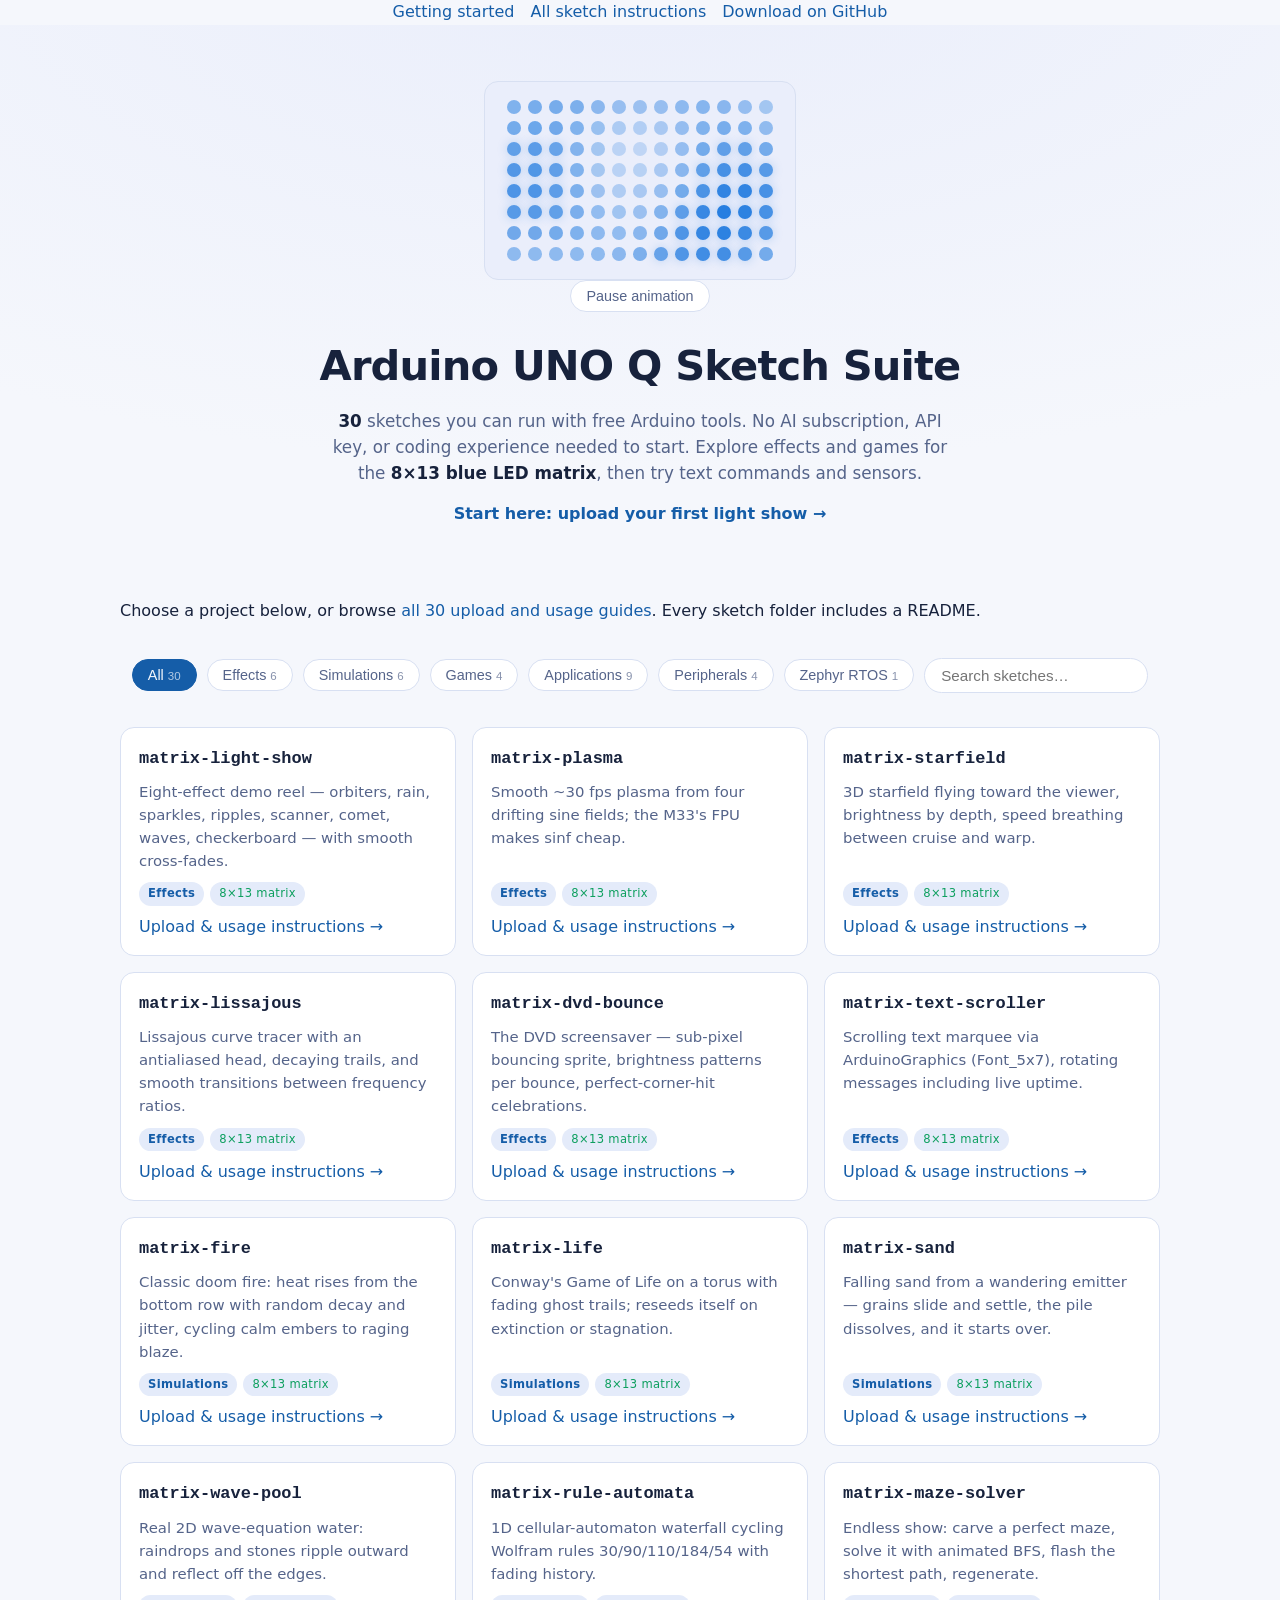
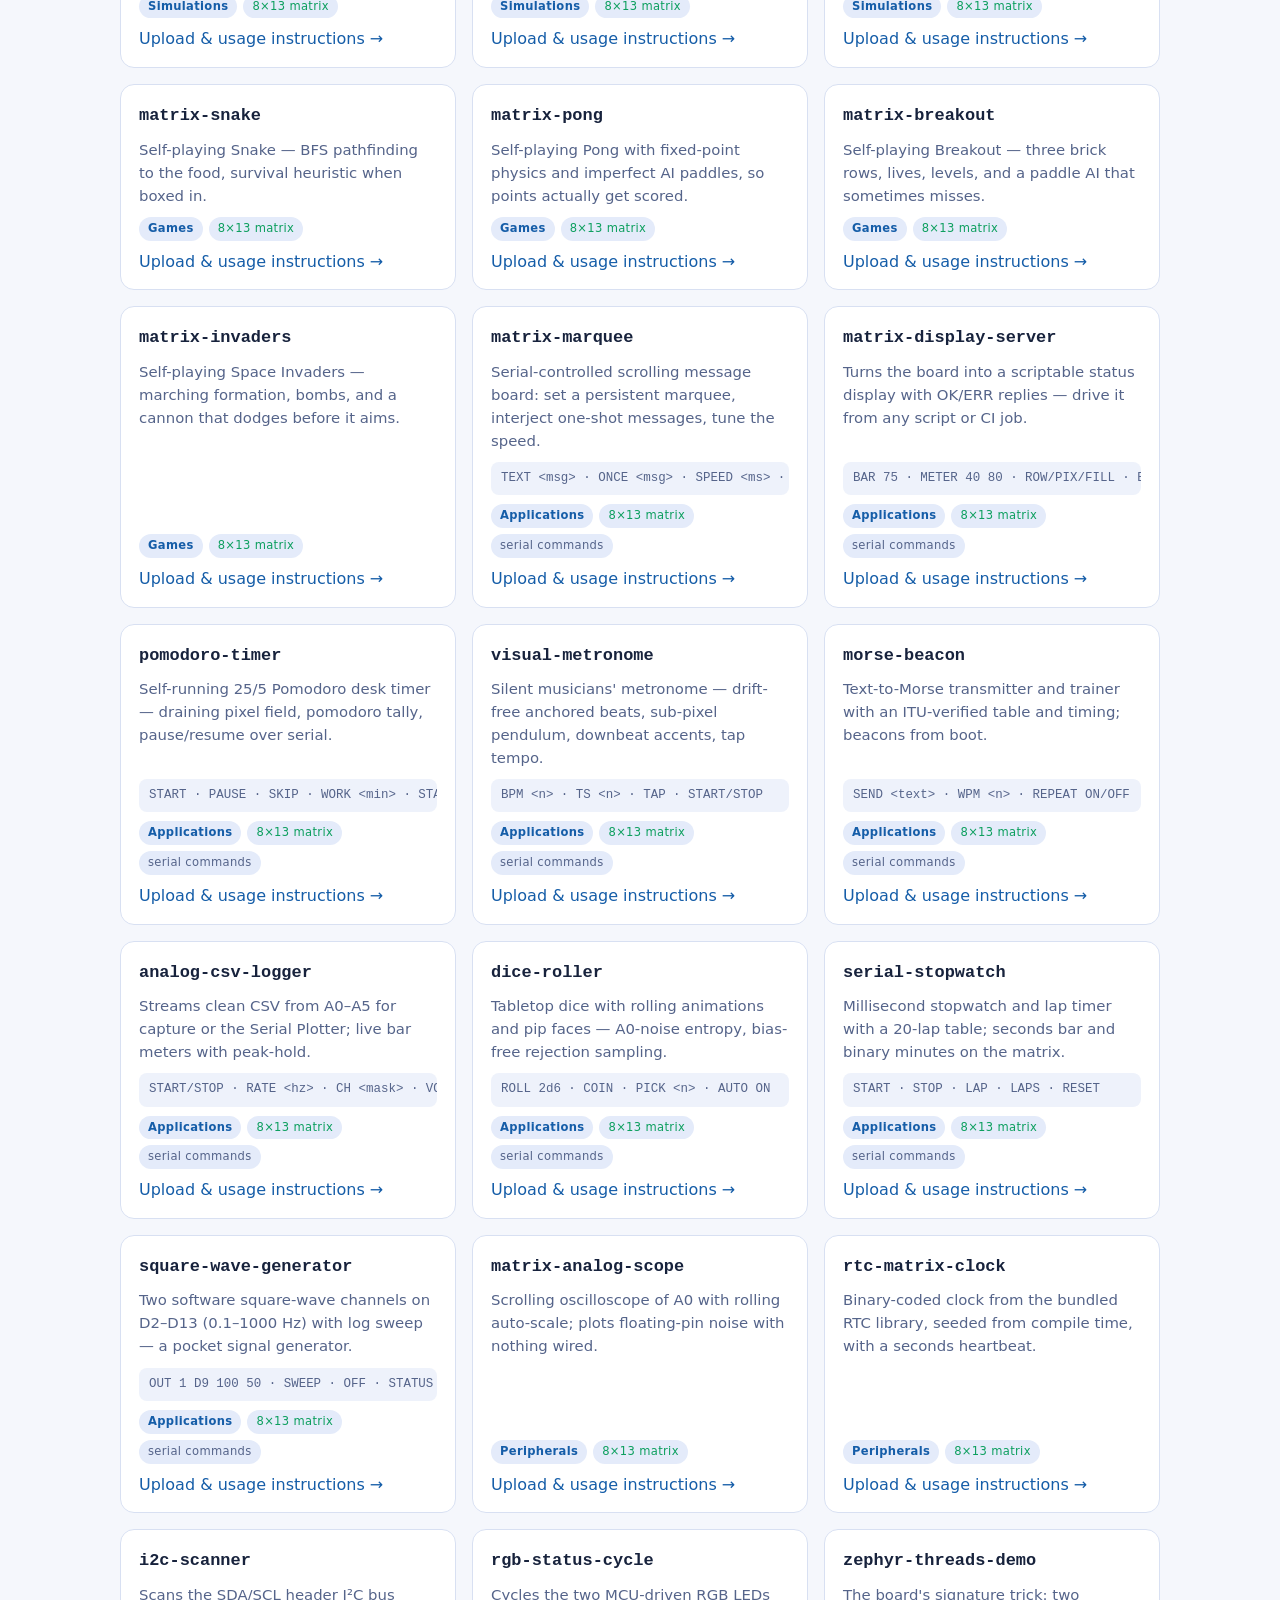
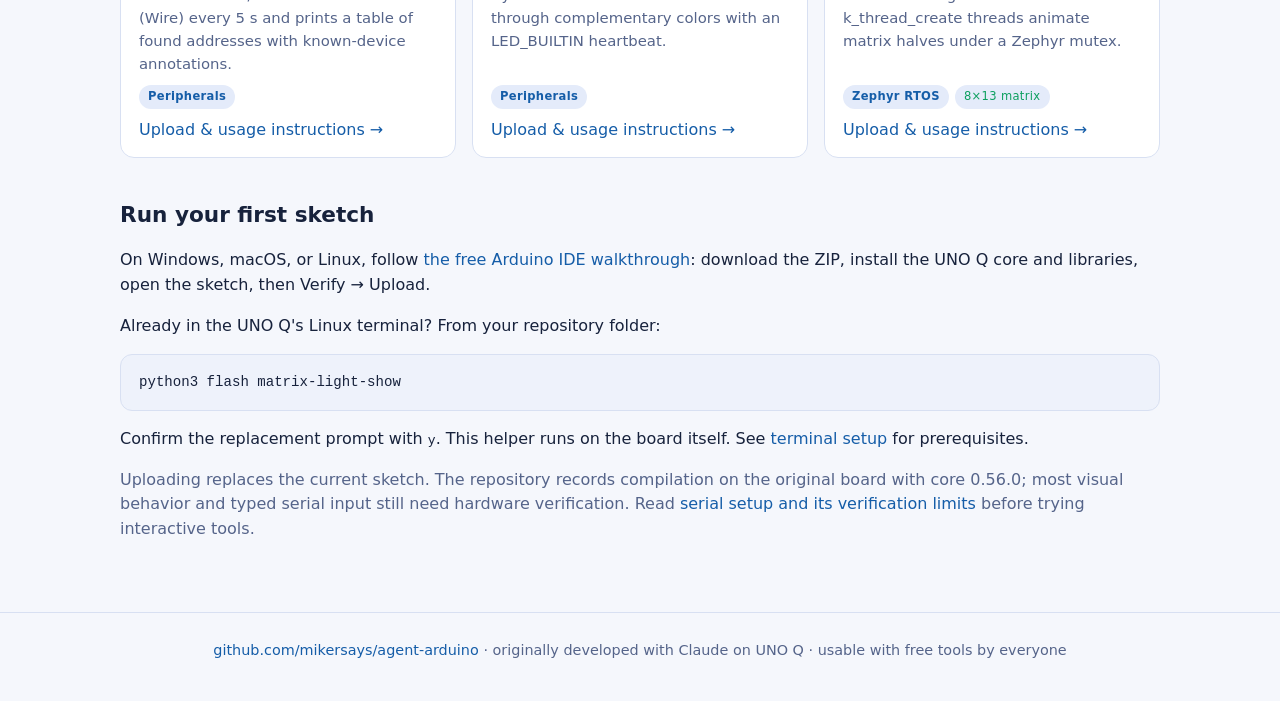
<file: docs/index.html>
<!doctype html>
<html lang="en">
<head>
<meta charset="utf-8">
<meta name="viewport" content="width=device-width, initial-scale=1">
<title>Arduino UNO Q Sketch Suite</title>
<meta name="description" content="30 Arduino UNO Q sketches with free IDE setup, upload instructions, and beginner projects. No AI subscription required.">
<style>
/*
  AGENTS: sketch data lives in the SKETCHES array at the bottom of this file.
  To add a sketch: append one object there (and add a row to ../README.md).
  Add user instructions to tools/sketch-guides.json and run tools/build-user-docs.py.
  Keep this page self-contained — no external fonts, scripts, or images.
*/
:root {
  --bg: #0b1020;
  --bg-soft: #121a30;
  --card: #151f3a;
  --card-edge: #243356;
  --text: #e8eefc;
  --text-dim: #9db0d6;
  --led: #4da3ff;
  --led-glow: rgba(77, 163, 255, .55);
  --accent: #4da3ff;
  --chip: #1d2b4e;
  --code-bg: #0d1428;
  --ok: #39d98a;
}
@media (prefers-color-scheme: light) {
  :root {
    --bg: #f5f7fc;
    --bg-soft: #eaeefb;
    --card: #ffffff;
    --card-edge: #d8e0f2;
    --text: #17223c;
    --text-dim: #55648a;
    --led: #1f7ae0;
    --led-glow: rgba(31, 122, 224, .35);
    --accent: #155da8;
    --chip: #e4ebfa;
    --code-bg: #eef2fb;
    --ok: #0d9f5f;
  }
}
* { box-sizing: border-box; }
html, body { margin: 0; padding: 0; }
body {
  background: var(--bg);
  color: var(--text);
  font-family: ui-sans-serif, system-ui, -apple-system, "Segoe UI", Roboto, Helvetica, Arial, sans-serif;
  line-height: 1.55;
}
a { color: var(--accent); text-decoration: none; }
a:hover { text-decoration: underline; }
a:focus-visible, button:focus-visible, input:focus-visible { outline: 3px solid var(--accent); outline-offset: 4px; }
nav { display:flex; flex-wrap:wrap; justify-content:center; gap:1rem; padding:1rem 0; }
.card { min-width:0; }
.card h3 { overflow-wrap:anywhere; }
.skip { position:absolute; top:-100px; }
.skip:focus { position:static; }
.wrap { max-width: 1080px; margin: 0 auto; padding: 0 20px; }

/* ---------- hero ---------- */
header {
  background: radial-gradient(1200px 500px at 50% -10%, var(--bg-soft), var(--bg));
  padding: 56px 0 40px;
  text-align: center;
}
h1 { font-size: clamp(1.7rem, 4vw, 2.6rem); margin: 22px 0 10px; letter-spacing: -.02em; }
.sub { color: var(--text-dim); max-width: 640px; margin: 0 auto; font-size: 1.05rem; }
.sub b { color: var(--text); }

/* the 13x8 LED matrix */
.matrix {
  display: grid;
  grid-template-columns: repeat(13, 14px);
  gap: 7px;
  justify-content: center;
  margin: 0 auto;
  width: max-content;
  padding: 18px 22px;
  border-radius: 14px;
  background: var(--bg-soft);
  border: 1px solid var(--card-edge);
}
.matrix i {
  width: 14px; height: 14px; border-radius: 50%;
  background: var(--led);
  opacity: .08;
  transition: opacity .12s linear;
}
.matrix i.on { box-shadow: 0 0 10px var(--led-glow); }

/* ---------- controls ---------- */
.controls {
  display: flex; flex-wrap: wrap; gap: 10px; align-items: center;
  justify-content: center; margin: 34px 0 8px;
}
.pill {
  border: 1px solid var(--card-edge);
  background: var(--card);
  color: var(--text-dim);
  border-radius: 999px;
  padding: 7px 15px;
  font-size: .9rem;
  cursor: pointer;
  transition: all .15s ease;
}
.pill:hover { color: var(--text); border-color: var(--accent); }
.pill.active { background: var(--accent); border-color: var(--accent); color: var(--bg); }
.pill .n { opacity: .7; font-size: .8em; margin-left: 4px; }
#search {
  border: 1px solid var(--card-edge);
  background: var(--card);
  color: var(--text);
  border-radius: 999px;
  padding: 8px 16px;
  font-size: .95rem;
  min-width: 220px;
  outline: none;
}
#search:focus { border-color: var(--accent); }

/* ---------- cards ---------- */
.grid {
  display: grid;
  grid-template-columns: repeat(auto-fill, minmax(min(100%, 300px), 1fr));
  gap: 16px;
  padding: 26px 0 10px;
}
.card {
  background: var(--card);
  border: 1px solid var(--card-edge);
  border-radius: 14px;
  padding: 18px 18px 15px;
  display: flex; flex-direction: column; gap: 9px;
  transition: transform .15s ease, border-color .15s ease;
}
.card:hover { transform: translateY(-3px); border-color: var(--accent); }
.card h3 { margin: 0; font-size: 1.06rem; font-family: ui-monospace, SFMono-Regular, Menlo, Consolas, monospace; font-weight: 600; }
.card h3 a { color: var(--text); }
.card p { margin: 0; color: var(--text-dim); font-size: .93rem; flex: 1; }
.chips { display: flex; flex-wrap: wrap; gap: 6px; }
.chip {
  font-size: .72rem; letter-spacing: .03em;
  background: var(--chip); color: var(--text-dim);
  padding: 3px 9px; border-radius: 999px;
}
.chip.cat { color: var(--accent); font-weight: 600; }
.chip.mx { color: var(--ok); }
.cmds {
  font-family: ui-monospace, SFMono-Regular, Menlo, Consolas, monospace;
  font-size: .78rem; color: var(--text-dim);
  background: var(--code-bg);
  border-radius: 8px; padding: 7px 10px;
  overflow-x: auto; white-space: nowrap;
}
#empty { text-align: center; color: var(--text-dim); padding: 40px 0; display: none; }

/* ---------- sections ---------- */
section.info { padding: 30px 0 10px; }
section.info h2 { font-size: 1.35rem; margin: 0 0 12px; }
pre {
  background: var(--code-bg);
  border: 1px solid var(--card-edge);
  border-radius: 12px;
  padding: 16px 18px;
  overflow-x: auto;
  font-size: .88rem;
  line-height: 1.6;
}
pre code { font-family: ui-monospace, SFMono-Regular, Menlo, Consolas, monospace; color: var(--text); }
@media (max-width: 640px) {
  .cmds { white-space:normal; overflow-wrap:anywhere; }
  .matrix { grid-template-columns:repeat(13, 10px); gap:5px; padding:14px; }
  .matrix i { width:10px; height:10px; }
  pre {
    white-space: pre-wrap;
    word-break: break-word;
    overflow-wrap: anywhere;
  }
}
.dim { color: var(--text-dim); }
footer {
  margin-top: 44px; padding: 26px 0 40px;
  border-top: 1px solid var(--card-edge);
  color: var(--text-dim); font-size: .9rem; text-align: center;
}
</style>
</head>
<body>
<a class="skip" href="#main">Skip to content</a>
<nav class="wrap" aria-label="Main navigation"><a href="getting-started.html">Getting started</a><a href="sketches.html">All sketch instructions</a><a href="https://github.com/mikersays/agent-arduino">Download on GitHub</a></nav>

<header>
  <div class="wrap">
    <div class="matrix" id="matrix" aria-hidden="true"></div>
    <button class="pill" id="motion" type="button" hidden>Pause animation</button>
    <h1>Arduino UNO Q Sketch Suite</h1>
    <p class="sub"><b id="count">30</b> sketches you can run with free Arduino tools.
    No AI subscription, API key, or coding experience needed to start.
    Explore effects and games for the <b>8×13 blue LED matrix</b>, then try text commands and sensors.</p>
    <p><a href="getting-started.html"><b>Start here: upload your first light show →</b></a></p>
  </div>
</header>

<main class="wrap" id="main">
  <p>Choose a project below, or browse <a href="sketches.html">all 30 upload and usage guides</a>. Every sketch folder includes a README.</p>
  <noscript><p>JavaScript is off. The <a href="sketches.html">complete sketch list and instructions</a> work without it.</p></noscript>
  <div class="controls" id="filters" role="group" aria-label="Filter sketches">
    <input id="search" type="search" placeholder="Search sketches…" aria-label="Search sketches">
  </div>

  <div class="grid" id="grid"></div>
  <p id="empty">No sketches match — try another search.</p>

  <section class="info">
    <h2>Run your first sketch</h2>
    <p>On Windows, macOS, or Linux, follow <a href="getting-started.html#ide">the free Arduino IDE walkthrough</a>:
    download the ZIP, install the UNO Q core and libraries, open the sketch, then Verify → Upload.</p>
    <p>Already in the UNO Q's Linux terminal? From your repository folder:</p>
    <pre><code>python3 flash matrix-light-show</code></pre>
    <p>Confirm the replacement prompt with <code>y</code>. This helper runs on the board itself.
    See <a href="getting-started.html#terminal">terminal setup</a> for prerequisites.</p>
    <p class="dim">Uploading replaces the current sketch. The repository records compilation on the original board with core 0.56.0;
    most visual behavior and typed serial input still need hardware verification.
    Read <a href="getting-started.html#serial">serial setup and its verification limits</a> before trying interactive tools.</p>
  </section>
</main>

<footer>
  <div class="wrap">
    <a href="https://github.com/mikersays/agent-arduino">github.com/mikersays/agent-arduino</a>
    · originally developed with Claude on UNO Q · usable with free tools by everyone
  </div>
</footer>

<script>
/* ============================================================
   SKETCH DATA — agents: add new sketches HERE (one object each)
   cat: effects | sims | games | apps | periph | rtos
   mx:  true if it uses the 8x13 LED matrix
   cmds: serial command summary (apps only, optional)
   ============================================================ */
const SKETCHES = [
  {id:"matrix-light-show",  cat:"effects", mx:true,  d:"Eight-effect demo reel — orbiters, rain, sparkles, ripples, scanner, comet, waves, checkerboard — with smooth cross-fades."},
  {id:"matrix-plasma",      cat:"effects", mx:true,  d:"Smooth ~30 fps plasma from four drifting sine fields; the M33's FPU makes sinf cheap."},
  {id:"matrix-starfield",   cat:"effects", mx:true,  d:"3D starfield flying toward the viewer, brightness by depth, speed breathing between cruise and warp."},
  {id:"matrix-lissajous",   cat:"effects", mx:true,  d:"Lissajous curve tracer with an antialiased head, decaying trails, and smooth transitions between frequency ratios."},
  {id:"matrix-dvd-bounce",  cat:"effects", mx:true,  d:"The DVD screensaver — sub-pixel bouncing sprite, brightness patterns per bounce, perfect-corner-hit celebrations."},
  {id:"matrix-text-scroller",cat:"effects",mx:true,  d:"Scrolling text marquee via ArduinoGraphics (Font_5x7), rotating messages including live uptime."},

  {id:"matrix-fire",        cat:"sims",    mx:true,  d:"Classic doom fire: heat rises from the bottom row with random decay and jitter, cycling calm embers to raging blaze."},
  {id:"matrix-life",        cat:"sims",    mx:true,  d:"Conway's Game of Life on a torus with fading ghost trails; reseeds itself on extinction or stagnation."},
  {id:"matrix-sand",        cat:"sims",    mx:true,  d:"Falling sand from a wandering emitter — grains slide and settle, the pile dissolves, and it starts over."},
  {id:"matrix-wave-pool",   cat:"sims",    mx:true,  d:"Real 2D wave-equation water: raindrops and stones ripple outward and reflect off the edges."},
  {id:"matrix-rule-automata",cat:"sims",   mx:true,  d:"1D cellular-automaton waterfall cycling Wolfram rules 30/90/110/184/54 with fading history."},
  {id:"matrix-maze-solver", cat:"sims",    mx:true,  d:"Endless show: carve a perfect maze, solve it with animated BFS, flash the shortest path, regenerate."},

  {id:"matrix-snake",       cat:"games",   mx:true,  d:"Self-playing Snake — BFS pathfinding to the food, survival heuristic when boxed in."},
  {id:"matrix-pong",        cat:"games",   mx:true,  d:"Self-playing Pong with fixed-point physics and imperfect AI paddles, so points actually get scored."},
  {id:"matrix-breakout",    cat:"games",   mx:true,  d:"Self-playing Breakout — three brick rows, lives, levels, and a paddle AI that sometimes misses."},
  {id:"matrix-invaders",    cat:"games",   mx:true,  d:"Self-playing Space Invaders — marching formation, bombs, and a cannon that dodges before it aims."},

  {id:"matrix-marquee",     cat:"apps",    mx:true,  d:"Serial-controlled scrolling message board: set a persistent marquee, interject one-shot messages, tune the speed.", c:"TEXT <msg> · ONCE <msg> · SPEED <ms> · CLEAR"},
  {id:"matrix-display-server",cat:"apps",  mx:true,  d:"Turns the board into a scriptable status display with OK/ERR replies — drive it from any script or CI job.", c:"BAR 75 · METER 40 80 · ROW/PIX/FILL · BLINK"},
  {id:"pomodoro-timer",     cat:"apps",    mx:true,  d:"Self-running 25/5 Pomodoro desk timer — draining pixel field, pomodoro tally, pause/resume over serial.", c:"START · PAUSE · SKIP · WORK <min> · STATUS"},
  {id:"visual-metronome",   cat:"apps",    mx:true,  d:"Silent musicians' metronome — drift-free anchored beats, sub-pixel pendulum, downbeat accents, tap tempo.", c:"BPM <n> · TS <n> · TAP · START/STOP"},
  {id:"morse-beacon",       cat:"apps",    mx:true,  d:"Text-to-Morse transmitter and trainer with an ITU-verified table and timing; beacons from boot.", c:"SEND <text> · WPM <n> · REPEAT ON/OFF"},
  {id:"analog-csv-logger",  cat:"apps",    mx:true,  d:"Streams clean CSV from A0–A5 for capture or the Serial Plotter; live bar meters with peak-hold.", c:"START/STOP · RATE <hz> · CH <mask> · VOLTS"},
  {id:"dice-roller",        cat:"apps",    mx:true,  d:"Tabletop dice with rolling animations and pip faces — A0-noise entropy, bias-free rejection sampling.", c:"ROLL 2d6 · COIN · PICK <n> · AUTO ON"},
  {id:"serial-stopwatch",   cat:"apps",    mx:true,  d:"Millisecond stopwatch and lap timer with a 20-lap table; seconds bar and binary minutes on the matrix.", c:"START · STOP · LAP · LAPS · RESET"},
  {id:"square-wave-generator",cat:"apps",  mx:true,  d:"Two software square-wave channels on D2–D13 (0.1–1000 Hz) with log sweep — a pocket signal generator.", c:"OUT 1 D9 100 50 · SWEEP · OFF · STATUS"},

  {id:"matrix-analog-scope",cat:"periph",  mx:true,  d:"Scrolling oscilloscope of A0 with rolling auto-scale; plots floating-pin noise with nothing wired."},
  {id:"rtc-matrix-clock",   cat:"periph",  mx:true,  d:"Binary-coded clock from the bundled RTC library, seeded from compile time, with a seconds heartbeat."},
  {id:"i2c-scanner",        cat:"periph",  mx:false, d:"Scans the SDA/SCL header I²C bus (Wire) every 5 s and prints a table of found addresses with known-device annotations."},
  {id:"rgb-status-cycle",   cat:"periph",  mx:false, d:"Cycles the two MCU-driven RGB LEDs through complementary colors with an LED_BUILTIN heartbeat."},

  {id:"zephyr-threads-demo",cat:"rtos",    mx:true,  d:"The board's signature trick: two k_thread_create threads animate matrix halves under a Zephyr mutex."},
];

const CATS = {
  all:    "All",
  effects:"Effects",
  sims:   "Simulations",
  games:  "Games",
  apps:   "Applications",
  periph: "Peripherals",
  rtos:   "Zephyr RTOS",
};
const REPO = "https://github.com/mikersays/agent-arduino/tree/main/";

/* ---------- render ---------- */
function escapeHTML(value) {
  return value.replace(/[&<>"']/g, c => ({"&":"&amp;", "<":"&lt;", ">":"&gt;", '"':"&quot;", "'":"&#39;"}[c]));
}

const grid = document.getElementById("grid");
const filters = document.getElementById("filters");
const search = document.getElementById("search");
const empty = document.getElementById("empty");
let activeCat = "all";

document.getElementById("count").textContent = SKETCHES.length;

for (const [key, label] of Object.entries(CATS)) {
  const n = key === "all" ? SKETCHES.length : SKETCHES.filter(s => s.cat === key).length;
  const b = document.createElement("button");
  b.className = "pill" + (key === "all" ? " active" : "");
  b.innerHTML = `${label}<span class="n">${n}</span>`;
  b.setAttribute("aria-pressed", String(key === "all"));
  b.onclick = () => {
    activeCat = key;
    filters.querySelectorAll(".pill").forEach(p => { p.classList.remove("active"); p.setAttribute("aria-pressed", "false"); });
    b.setAttribute("aria-pressed", "true");
    b.classList.add("active");
    render();
  };
  filters.insertBefore(b, search);
}

function render() {
  const q = search.value.trim().toLowerCase();
  grid.innerHTML = "";
  let shown = 0;
  for (const s of SKETCHES) {
    if (activeCat !== "all" && s.cat !== activeCat) continue;
    if (q && !(s.id + " " + s.d + " " + (s.c || "")).toLowerCase().includes(q)) continue;
    shown++;
    const card = document.createElement("article");
    card.className = "card";
    card.innerHTML =
      `<h3><a href="${REPO}${s.id}">${s.id}</a></h3>` +
      `<p>${s.d}</p>` +
      (s.c ? `<div class="cmds">${escapeHTML(s.c)}</div>` : "") +
      `<div class="chips"><span class="chip cat">${CATS[s.cat]}</span>` +
      (s.mx ? `<span class="chip mx">8×13 matrix</span>` : "") +
      (s.c ? `<span class="chip">serial commands</span>` : "") + `</div>`;
    const guide = document.createElement("a");
    guide.href = `sketches.html#${s.id}`;
    guide.textContent = "Upload & usage instructions →";
    card.appendChild(guide);
    grid.appendChild(card);
  }
  empty.style.display = shown ? "none" : "block";
}
search.addEventListener("input", render);
render();

/* ---------- hero: a real plasma on a 13x8 "matrix" ---------- */
const M = document.getElementById("matrix");
const W = 13, H = 8, dots = [];
for (let i = 0; i < W * H; i++) {
  const d = document.createElement("i");
  M.appendChild(d);
  dots.push(d);
}
const reduced = matchMedia("(prefers-reduced-motion: reduce)").matches;
let animating = !reduced;
let animationFrame;
const motion = document.getElementById("motion");
motion.hidden = false;
motion.textContent = animating ? "Pause animation" : "Play animation";
motion.onclick = () => {
  animating = !animating;
  motion.textContent = animating ? "Pause animation" : "Play animation";
  if (animating) animationFrame = requestAnimationFrame(frame);
  else cancelAnimationFrame(animationFrame);
};
function frame(tms) {
  const t = tms * 0.0012;
  for (let y = 0; y < H; y++) {
    for (let x = 0; x < W; x++) {
      let v = Math.sin(x * 0.55 + t) + Math.sin(y * 0.7 - t * 0.8)
            + Math.sin((x + y) * 0.4 + t * 0.5)
            + Math.sin(Math.hypot(x - 6, y - 3.5) * 0.9 - t);
      const b = Math.max(0, Math.min(1, (v + 4) / 8));
      const d = dots[y * W + x];
      d.style.opacity = (0.06 + b * 0.94).toFixed(2);
      d.classList.toggle("on", b > 0.62);
    }
  }
  if (animating) animationFrame = requestAnimationFrame(frame);
}
frame(reduced ? 4200 : 0);
</script>
</body>
</html>
</file>
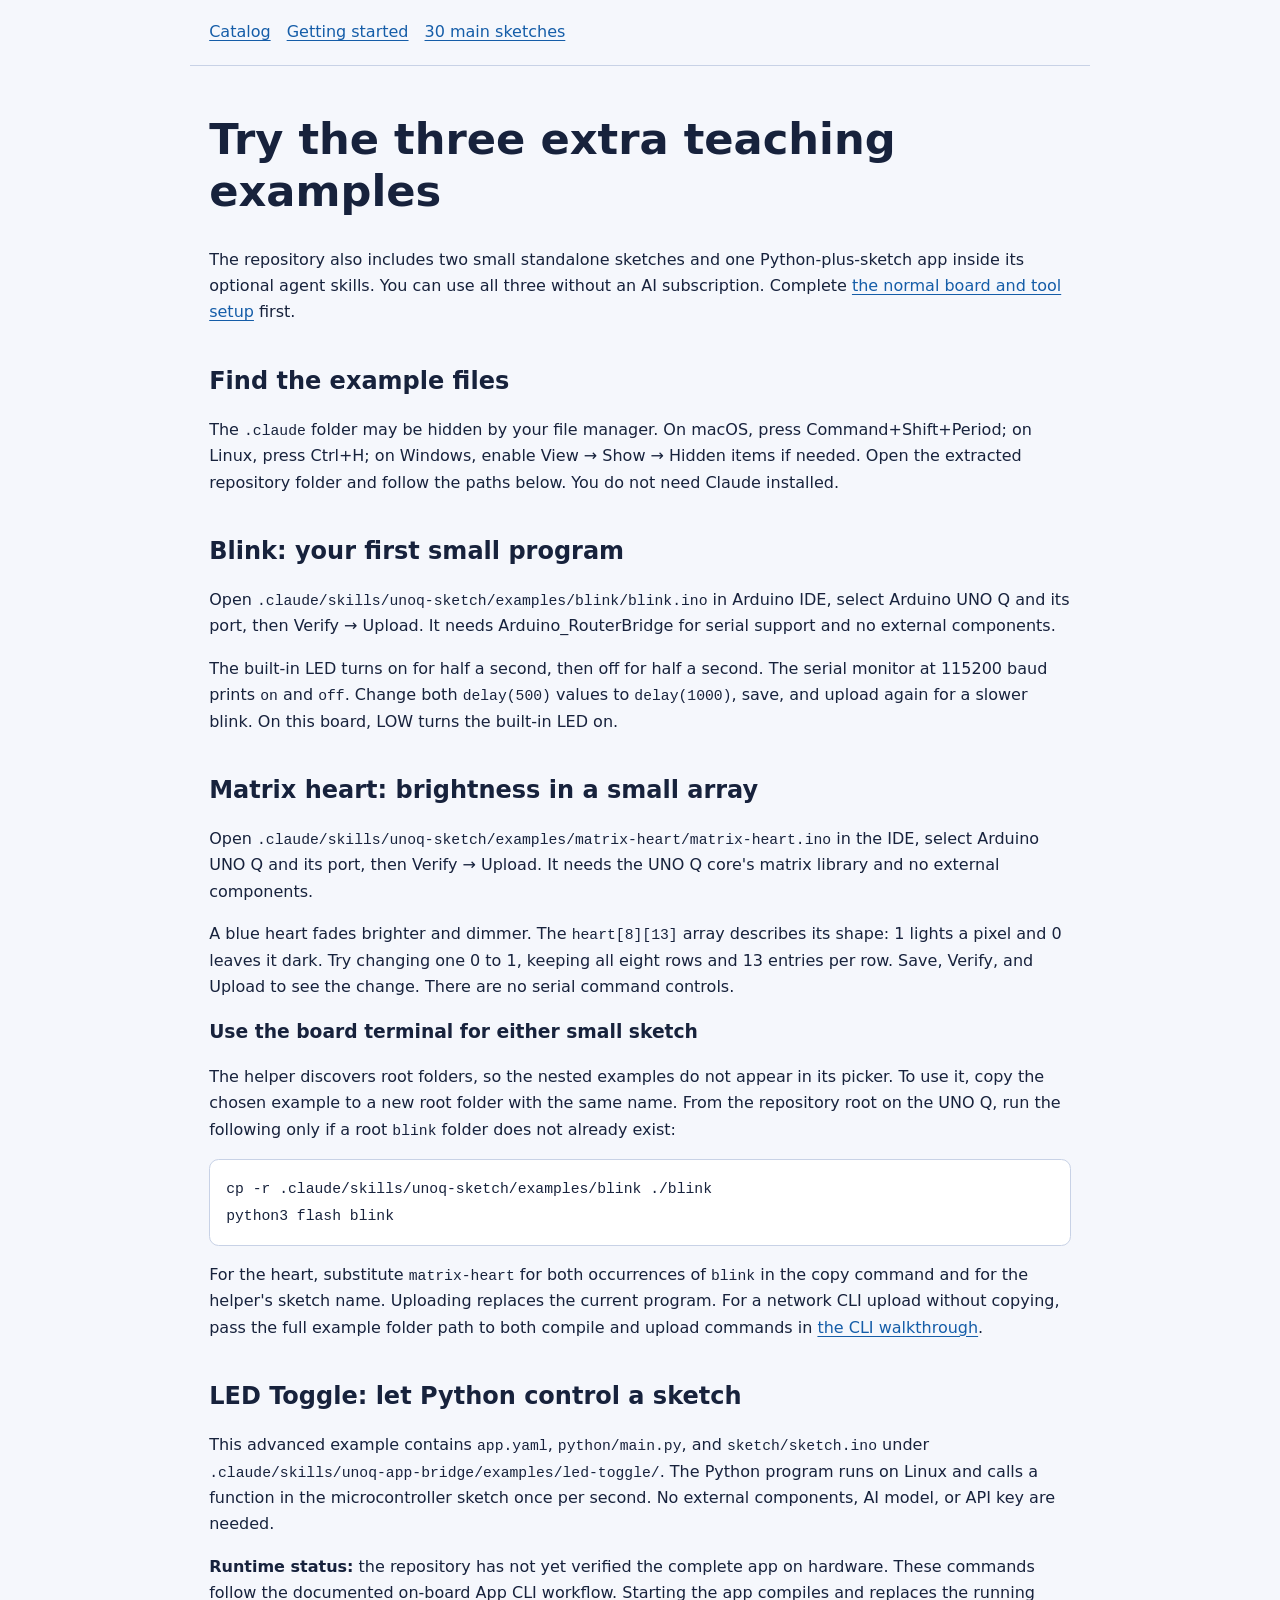
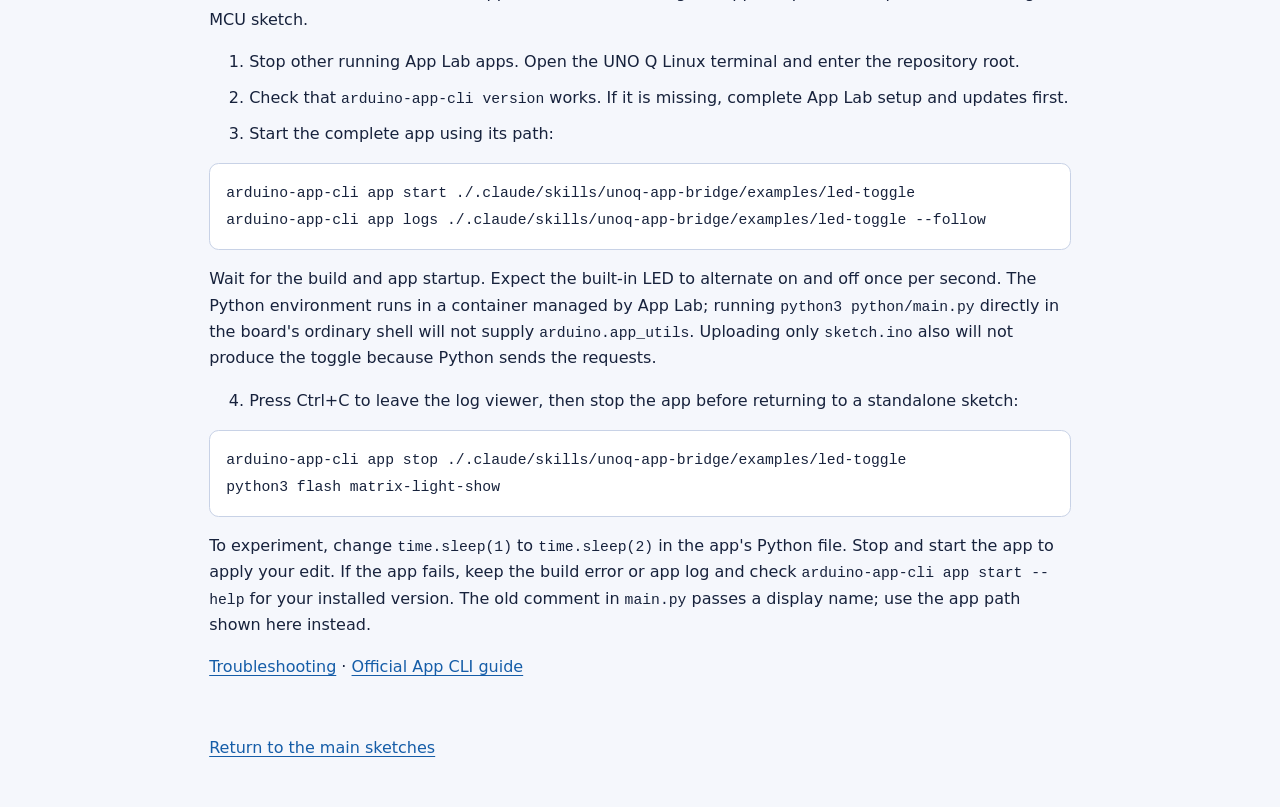
<file: docs/examples.html>
<!doctype html>
<html lang="en"><head><meta charset="utf-8"><meta name="viewport" content="width=device-width, initial-scale=1"><title>Extra UNO Q teaching examples</title><link rel="stylesheet" href="assets/guide.css"></head><body>
<a class="skip" href="#main">Skip to instructions</a><nav aria-label="Main navigation"><a href="index.html">Catalog</a><a href="getting-started.html">Getting started</a><a href="sketches.html">30 main sketches</a></nav>
<main id="main"><h1>Try the three extra teaching examples</h1>
<p>The repository also includes two small standalone sketches and one Python-plus-sketch app inside its optional agent skills. You can use all three without an AI subscription. Complete <a href="getting-started.html">the normal board and tool setup</a> first.</p>
<h2 id="find">Find the example files</h2><p>The <code>.claude</code> folder may be hidden by your file manager. On macOS, press Command+Shift+Period; on Linux, press Ctrl+H; on Windows, enable View → Show → Hidden items if needed. Open the extracted repository folder and follow the paths below. You do not need Claude installed.</p>
<h2 id="blink">Blink: your first small program</h2>
<p>Open <code>.claude/skills/unoq-sketch/examples/blink/blink.ino</code> in Arduino IDE, select Arduino UNO Q and its port, then Verify → Upload. It needs Arduino_RouterBridge for serial support and no external components.</p>
<p>The built-in LED turns on for half a second, then off for half a second. The serial monitor at 115200 baud prints <code>on</code> and <code>off</code>. Change both <code>delay(500)</code> values to <code>delay(1000)</code>, save, and upload again for a slower blink. On this board, LOW turns the built-in LED on.</p>
<h2 id="matrix-heart">Matrix heart: brightness in a small array</h2>
<p>Open <code>.claude/skills/unoq-sketch/examples/matrix-heart/matrix-heart.ino</code> in the IDE, select Arduino UNO Q and its port, then Verify → Upload. It needs the UNO Q core's matrix library and no external components.</p>
<p>A blue heart fades brighter and dimmer. The <code>heart[8][13]</code> array describes its shape: 1 lights a pixel and 0 leaves it dark. Try changing one 0 to 1, keeping all eight rows and 13 entries per row. Save, Verify, and Upload to see the change. There are no serial command controls.</p>
<h3>Use the board terminal for either small sketch</h3>
<p>The helper discovers root folders, so the nested examples do not appear in its picker. To use it, copy the chosen example to a new root folder with the same name. From the repository root on the UNO Q, run the following only if a root <code>blink</code> folder does not already exist:</p>
<pre><code>cp -r .claude/skills/unoq-sketch/examples/blink ./blink
python3 flash blink</code></pre>
<p>For the heart, substitute <code>matrix-heart</code> for both occurrences of <code>blink</code> in the copy command and for the helper's sketch name. Uploading replaces the current program. For a network CLI upload without copying, pass the full example folder path to both compile and upload commands in <a href="getting-started.html#remote-cli">the CLI walkthrough</a>.</p>
<h2 id="led-toggle">LED Toggle: let Python control a sketch</h2>
<p>This advanced example contains <code>app.yaml</code>, <code>python/main.py</code>, and <code>sketch/sketch.ino</code> under <code>.claude/skills/unoq-app-bridge/examples/led-toggle/</code>. The Python program runs on Linux and calls a function in the microcontroller sketch once per second. No external components, AI model, or API key are needed.</p>
<p><strong>Runtime status:</strong> the repository has not yet verified the complete app on hardware. These commands follow the documented on-board App CLI workflow. Starting the app compiles and replaces the running MCU sketch.</p>
<ol><li>Stop other running App Lab apps. Open the UNO Q Linux terminal and enter the repository root.</li><li>Check that <code>arduino-app-cli version</code> works. If it is missing, complete App Lab setup and updates first.</li><li>Start the complete app using its path:</li></ol>
<pre><code>arduino-app-cli app start ./.claude/skills/unoq-app-bridge/examples/led-toggle
arduino-app-cli app logs ./.claude/skills/unoq-app-bridge/examples/led-toggle --follow</code></pre>
<p>Wait for the build and app startup. Expect the built-in LED to alternate on and off once per second. The Python environment runs in a container managed by App Lab; running <code>python3 python/main.py</code> directly in the board's ordinary shell will not supply <code>arduino.app_utils</code>. Uploading only <code>sketch.ino</code> also will not produce the toggle because Python sends the requests.</p>
<ol start="4"><li>Press Ctrl+C to leave the log viewer, then stop the app before returning to a standalone sketch:</li></ol>
<pre><code>arduino-app-cli app stop ./.claude/skills/unoq-app-bridge/examples/led-toggle
python3 flash matrix-light-show</code></pre>
<p>To experiment, change <code>time.sleep(1)</code> to <code>time.sleep(2)</code> in the app's Python file. Stop and start the app to apply your edit. If the app fails, keep the build error or app log and check <code>arduino-app-cli app start --help</code> for your installed version. The old comment in <code>main.py</code> passes a display name; use the app path shown here instead.</p>
<p><a href="getting-started.html#troubleshooting">Troubleshooting</a> · <a href="https://docs.arduino.cc/software/app-lab/tutorials/cli/">Official App CLI guide</a></p>
</main><footer><a href="sketches.html">Return to the main sketches</a></footer></body></html>
</file>
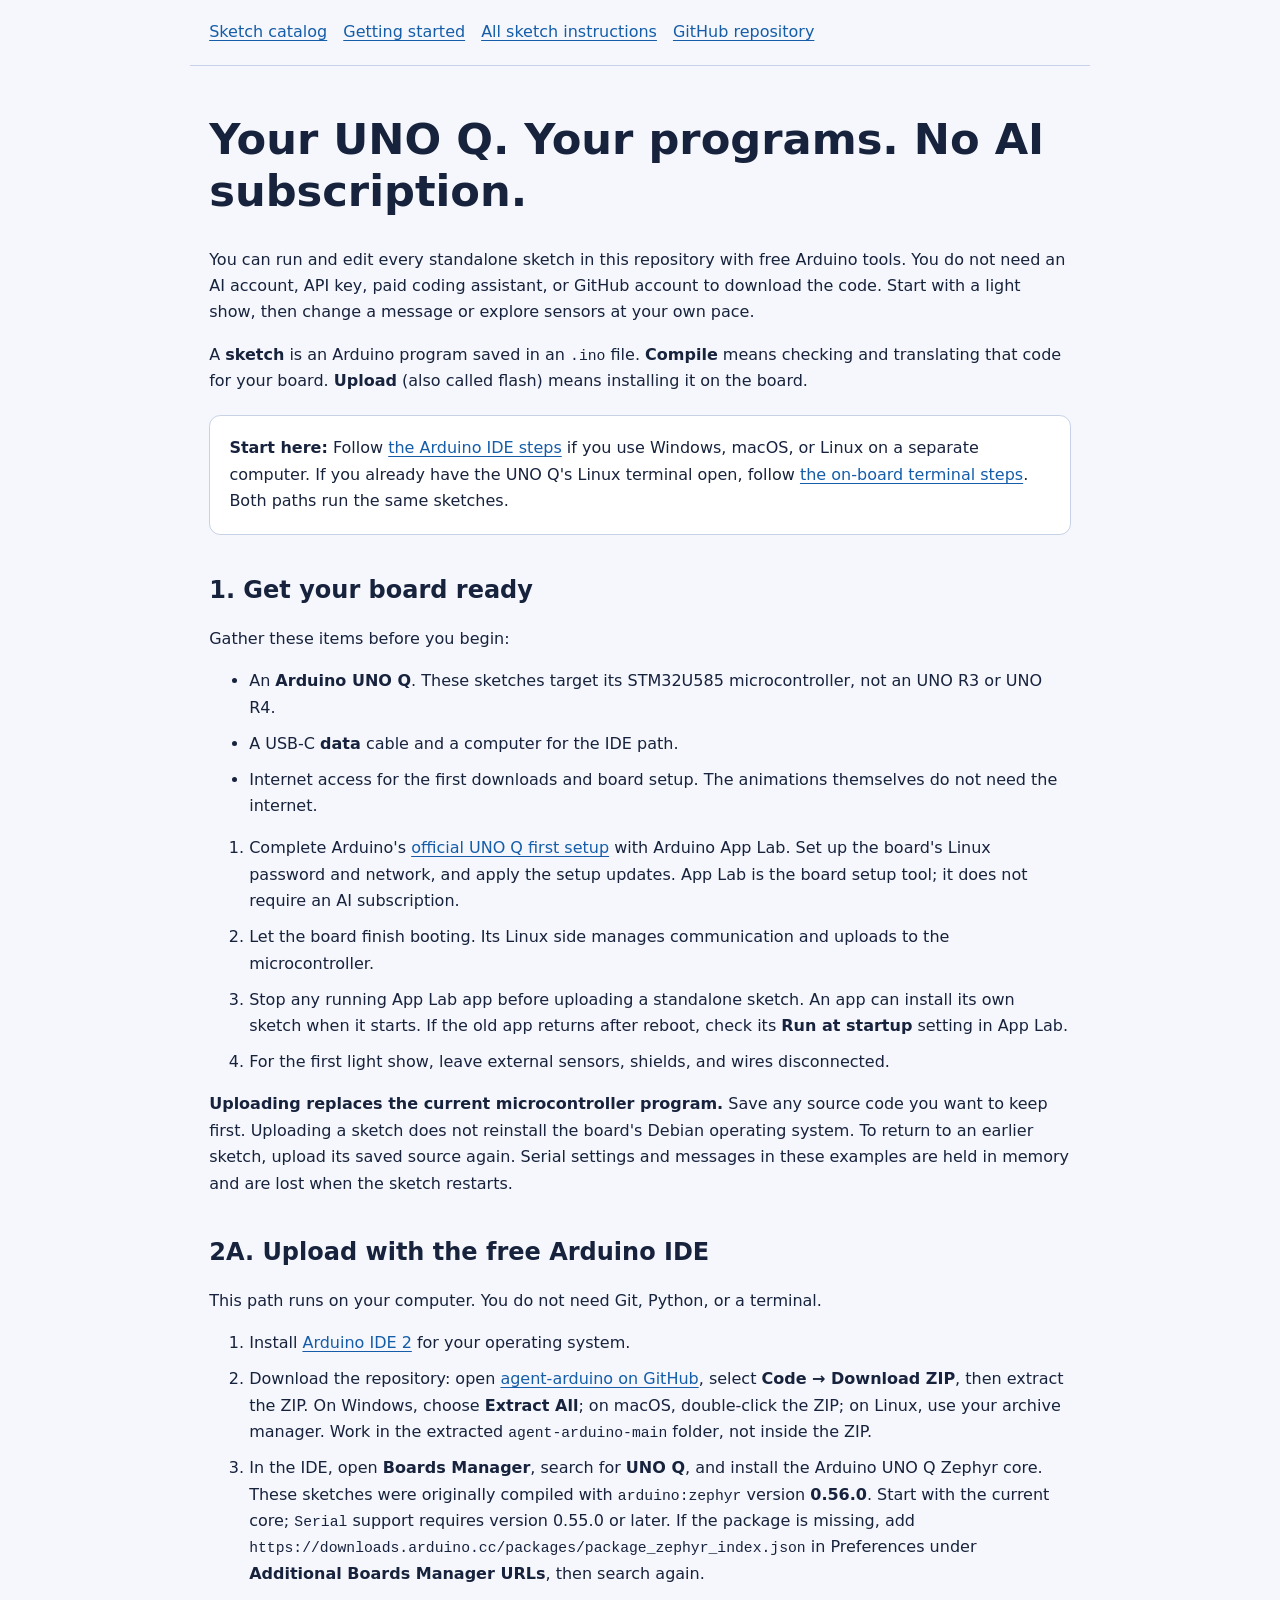
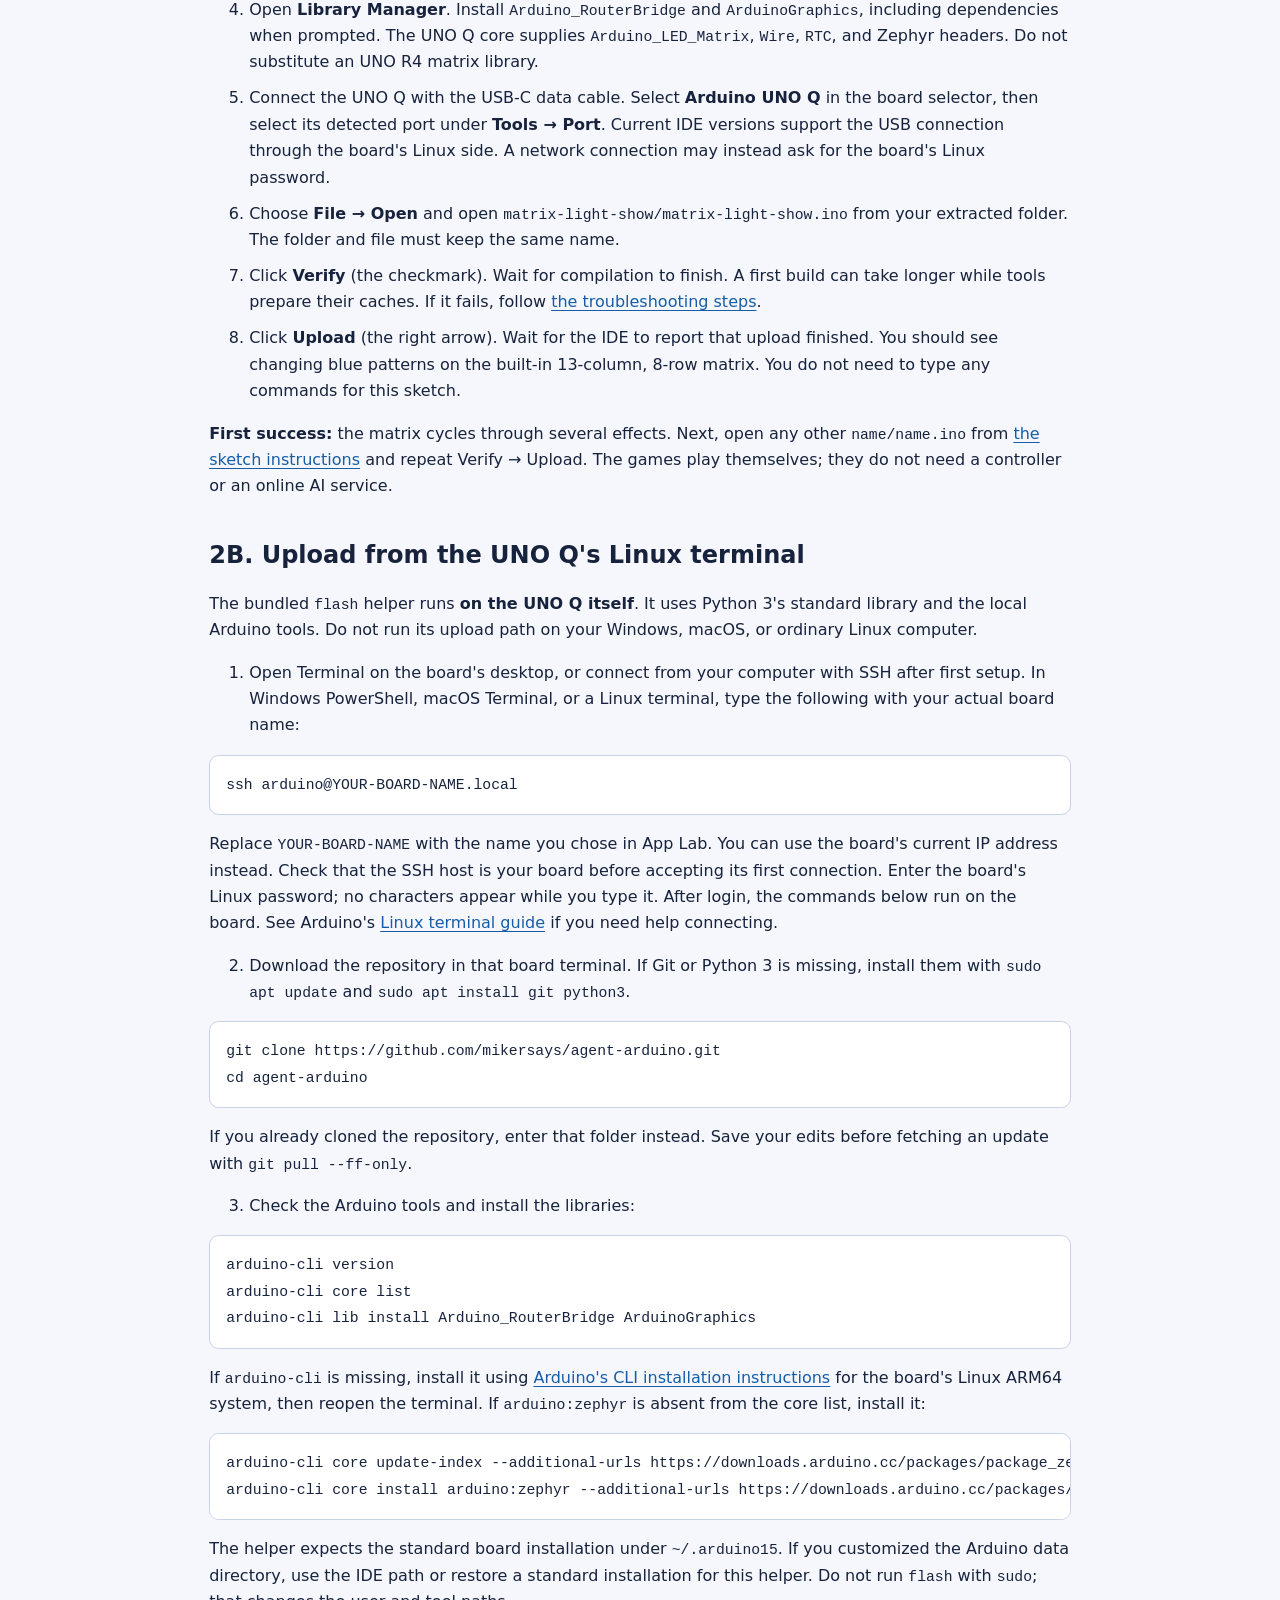
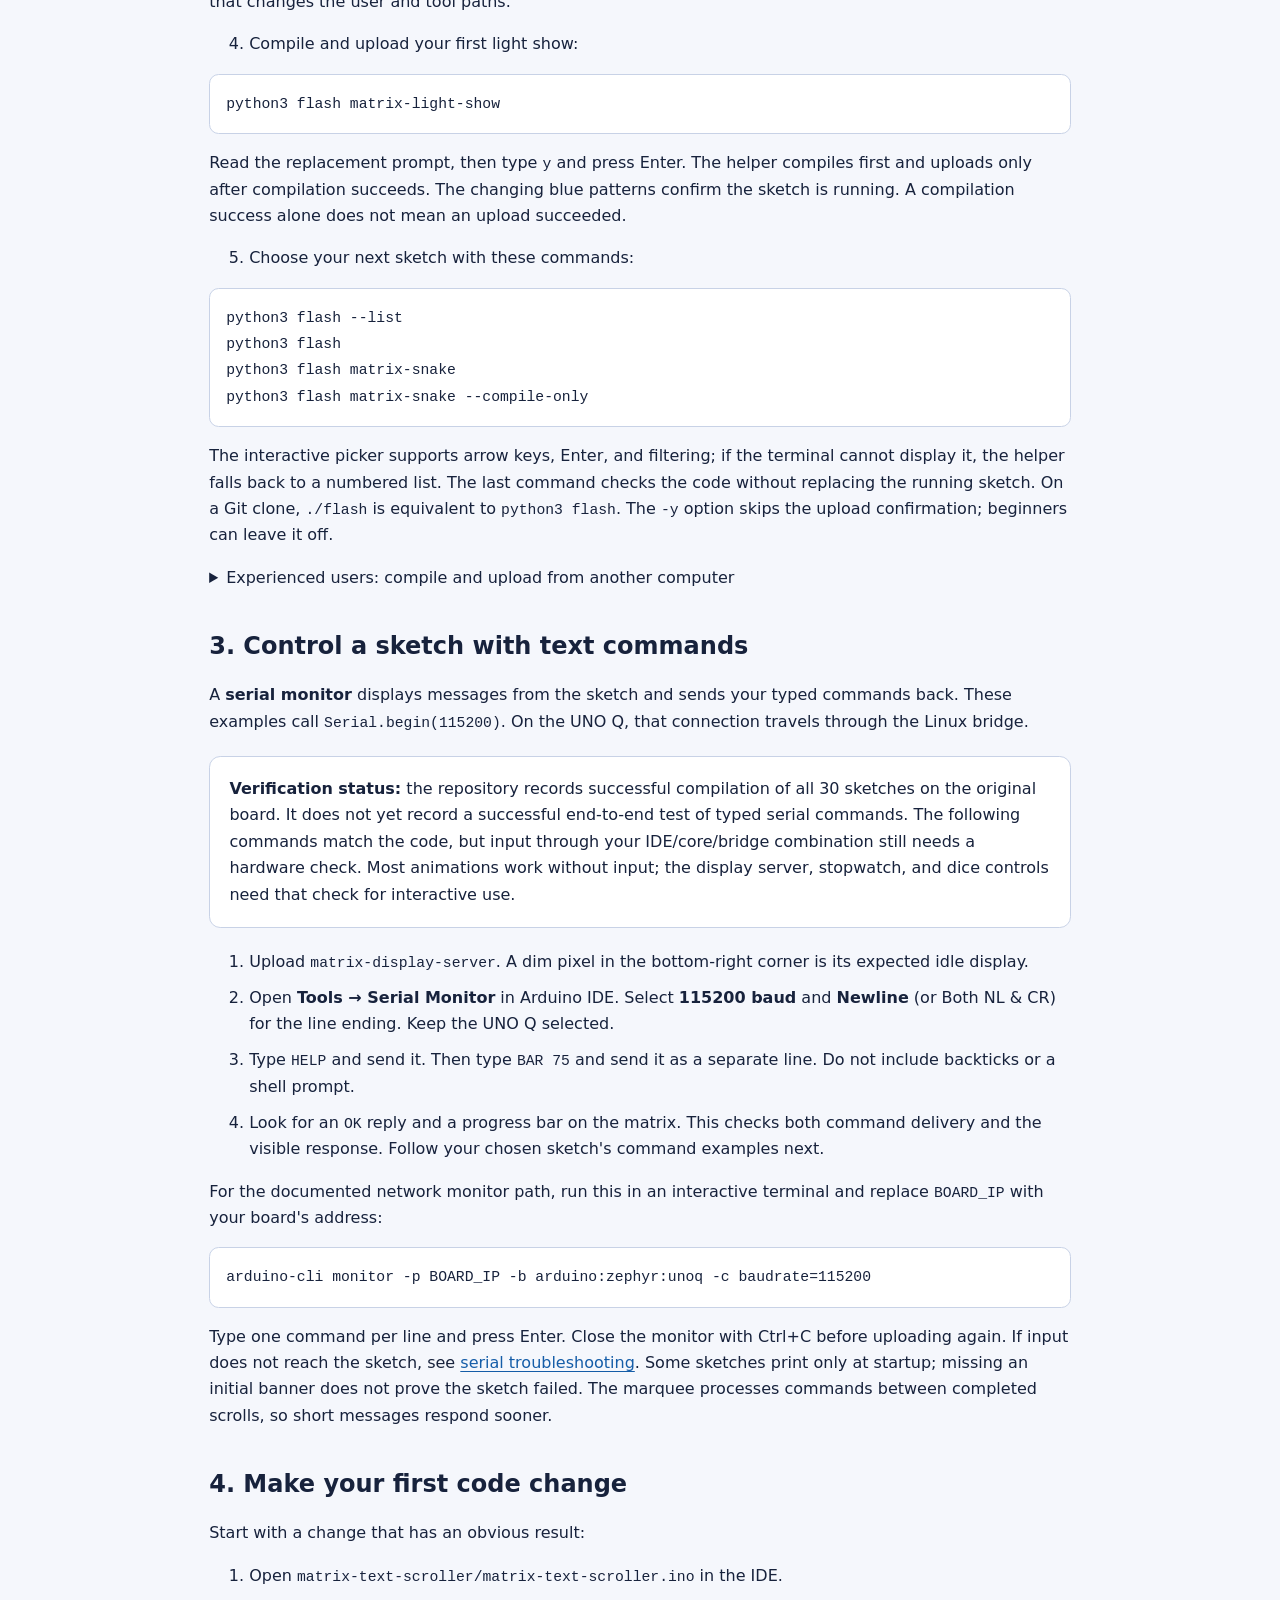
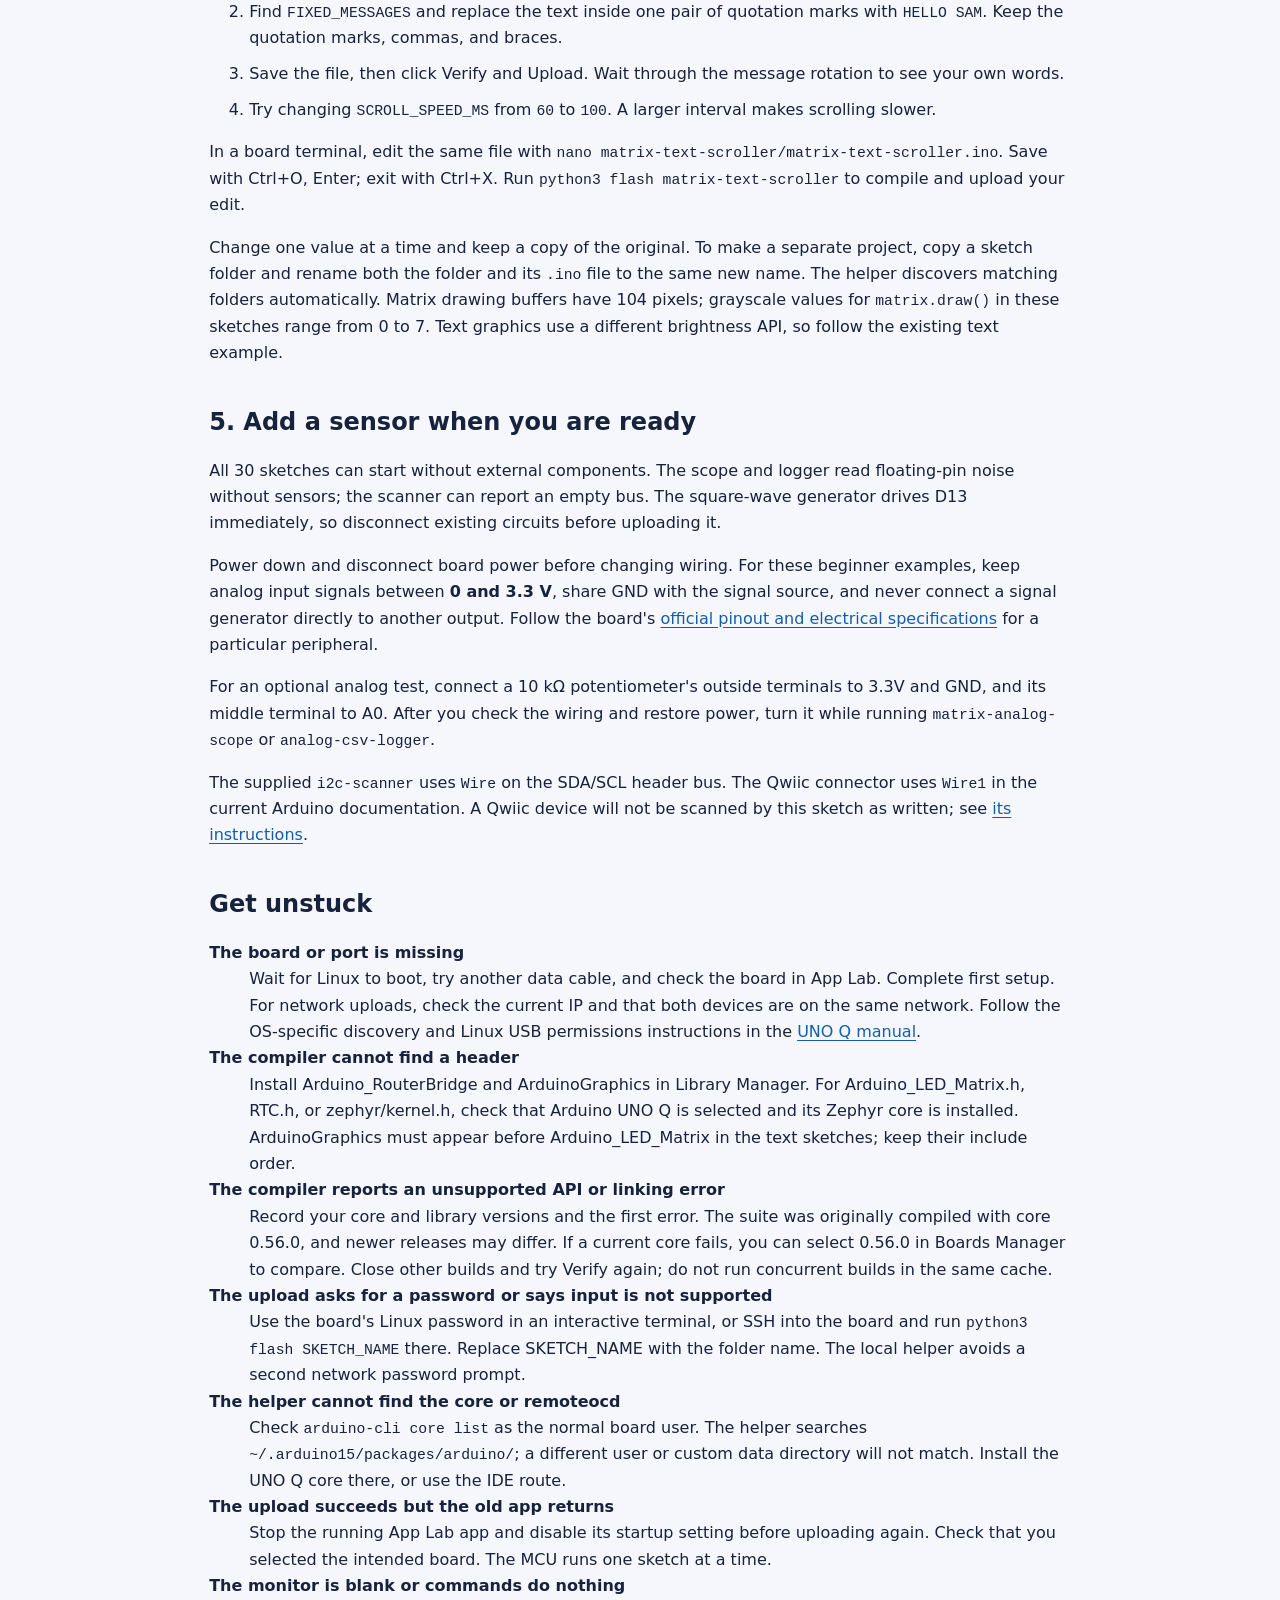
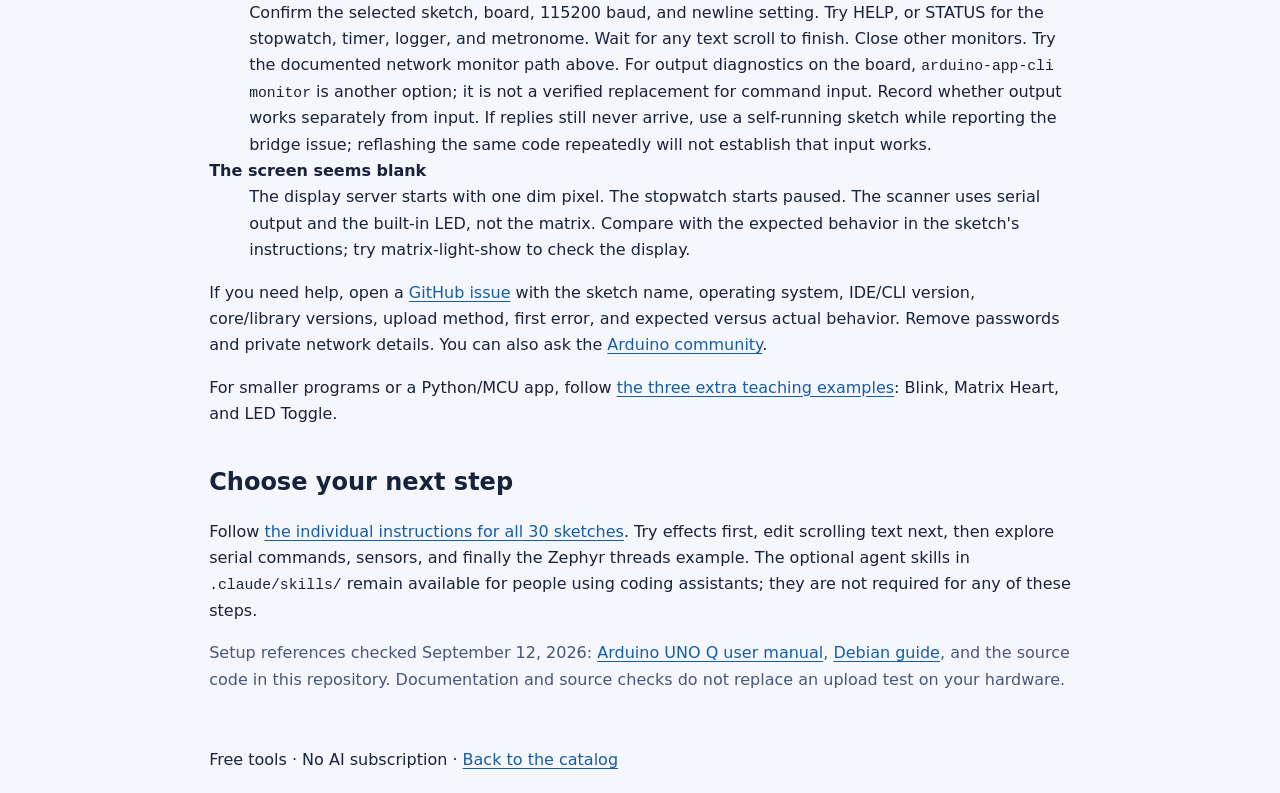
<file: docs/getting-started.html>
<!doctype html>
<html lang="en">
<head>
<meta charset="utf-8">
<meta name="viewport" content="width=device-width, initial-scale=1">
<title>Program your UNO Q without AI — Getting started</title>
<meta name="description" content="Free Arduino IDE and terminal instructions for all 30 UNO Q sketches. Start with no coding experience, then edit your own programs.">
<link rel="stylesheet" href="assets/guide.css">
</head>
<body>
<a class="skip" href="#main">Skip to instructions</a>
<nav aria-label="Main navigation"><a href="index.html">Sketch catalog</a><a href="getting-started.html" aria-current="page">Getting started</a><a href="sketches.html">All sketch instructions</a><a href="https://github.com/mikersays/agent-arduino">GitHub repository</a></nav>
<main id="main">
<h1>Your UNO Q. Your programs. No AI subscription.</h1>
<p>You can run and edit every standalone sketch in this repository with free Arduino tools. You do not need an AI account, API key, paid coding assistant, or GitHub account to download the code. Start with a light show, then change a message or explore sensors at your own pace.</p>
<p>A <strong>sketch</strong> is an Arduino program saved in an <code>.ino</code> file. <strong>Compile</strong> means checking and translating that code for your board. <strong>Upload</strong> (also called flash) means installing it on the board.</p>
<div class="callout"><strong>Start here:</strong> Follow <a href="#ide">the Arduino IDE steps</a> if you use Windows, macOS, or Linux on a separate computer. If you already have the UNO Q's Linux terminal open, follow <a href="#terminal">the on-board terminal steps</a>. Both paths run the same sketches.</div>
<h2 id="prepare">1. Get your board ready</h2>
<p>Gather these items before you begin:</p>
<ul><li>An <strong>Arduino UNO Q</strong>. These sketches target its STM32U585 microcontroller, not an UNO R3 or UNO R4.</li><li>A USB-C <strong>data</strong> cable and a computer for the IDE path.</li><li>Internet access for the first downloads and board setup. The animations themselves do not need the internet.</li></ul>
<ol><li>Complete Arduino's <a href="https://docs.arduino.cc/tutorials/uno-q/user-manual/">official UNO Q first setup</a> with Arduino App Lab. Set up the board's Linux password and network, and apply the setup updates. App Lab is the board setup tool; it does not require an AI subscription.</li><li>Let the board finish booting. Its Linux side manages communication and uploads to the microcontroller.</li><li>Stop any running App Lab app before uploading a standalone sketch. An app can install its own sketch when it starts. If the old app returns after reboot, check its <strong>Run at startup</strong> setting in App Lab.</li><li>For the first light show, leave external sensors, shields, and wires disconnected.</li></ol>
<p><strong>Uploading replaces the current microcontroller program.</strong> Save any source code you want to keep first. Uploading a sketch does not reinstall the board's Debian operating system. To return to an earlier sketch, upload its saved source again. Serial settings and messages in these examples are held in memory and are lost when the sketch restarts.</p>
<h2 id="ide">2A. Upload with the free Arduino IDE</h2>
<p>This path runs on your computer. You do not need Git, Python, or a terminal.</p>
<ol>
<li>Install <a href="https://www.arduino.cc/en/software/">Arduino IDE 2</a> for your operating system.</li>
<li>Download the repository: open <a href="https://github.com/mikersays/agent-arduino">agent-arduino on GitHub</a>, select <strong>Code → Download ZIP</strong>, then extract the ZIP. On Windows, choose <strong>Extract All</strong>; on macOS, double-click the ZIP; on Linux, use your archive manager. Work in the extracted <code>agent-arduino-main</code> folder, not inside the ZIP.</li>
<li>In the IDE, open <strong>Boards Manager</strong>, search for <strong>UNO Q</strong>, and install the Arduino UNO Q Zephyr core. These sketches were originally compiled with <code>arduino:zephyr</code> version <strong>0.56.0</strong>. Start with the current core; <code>Serial</code> support requires version 0.55.0 or later. If the package is missing, add <code>https://downloads.arduino.cc/packages/package_zephyr_index.json</code> in Preferences under <strong>Additional Boards Manager URLs</strong>, then search again.</li>
<li>Open <strong>Library Manager</strong>. Install <code>Arduino_RouterBridge</code> and <code>ArduinoGraphics</code>, including dependencies when prompted. The UNO Q core supplies <code>Arduino_LED_Matrix</code>, <code>Wire</code>, <code>RTC</code>, and Zephyr headers. Do not substitute an UNO R4 matrix library.</li>
<li>Connect the UNO Q with the USB-C data cable. Select <strong>Arduino UNO Q</strong> in the board selector, then select its detected port under <strong>Tools → Port</strong>. Current IDE versions support the USB connection through the board's Linux side. A network connection may instead ask for the board's Linux password.</li>
<li>Choose <strong>File → Open</strong> and open <code>matrix-light-show/matrix-light-show.ino</code> from your extracted folder. The folder and file must keep the same name.</li>
<li>Click <strong>Verify</strong> (the checkmark). Wait for compilation to finish. A first build can take longer while tools prepare their caches. If it fails, follow <a href="#troubleshooting">the troubleshooting steps</a>.</li>
<li>Click <strong>Upload</strong> (the right arrow). Wait for the IDE to report that upload finished. You should see changing blue patterns on the built-in 13-column, 8-row matrix. You do not need to type any commands for this sketch.</li>
</ol>
<p><strong>First success:</strong> the matrix cycles through several effects. Next, open any other <code>name/name.ino</code> from <a href="sketches.html">the sketch instructions</a> and repeat Verify → Upload. The games play themselves; they do not need a controller or an online AI service.</p>
<h2 id="terminal">2B. Upload from the UNO Q's Linux terminal</h2>
<p>The bundled <code>flash</code> helper runs <strong>on the UNO Q itself</strong>. It uses Python 3's standard library and the local Arduino tools. Do not run its upload path on your Windows, macOS, or ordinary Linux computer.</p>
<ol><li>Open Terminal on the board's desktop, or connect from your computer with SSH after first setup. In Windows PowerShell, macOS Terminal, or a Linux terminal, type the following with your actual board name:</li></ol>
<pre><code>ssh arduino@YOUR-BOARD-NAME.local</code></pre>
<p>Replace <code>YOUR-BOARD-NAME</code> with the name you chose in App Lab. You can use the board's current IP address instead. Check that the SSH host is your board before accepting its first connection. Enter the board's Linux password; no characters appear while you type it. After login, the commands below run on the board. See Arduino's <a href="https://docs.arduino.cc/tutorials/uno-q/debian-guide/">Linux terminal guide</a> if you need help connecting.</p>
<ol start="2"><li>Download the repository in that board terminal. If Git or Python 3 is missing, install them with <code>sudo apt update</code> and <code>sudo apt install git python3</code>.</li></ol>
<pre><code>git clone https://github.com/mikersays/agent-arduino.git
cd agent-arduino</code></pre>
<p>If you already cloned the repository, enter that folder instead. Save your edits before fetching an update with <code>git pull --ff-only</code>.</p>
<ol start="3"><li>Check the Arduino tools and install the libraries:</li></ol>
<pre><code>arduino-cli version
arduino-cli core list
arduino-cli lib install Arduino_RouterBridge ArduinoGraphics</code></pre>
<p>If <code>arduino-cli</code> is missing, install it using <a href="https://arduino.github.io/arduino-cli/latest/installation/">Arduino's CLI installation instructions</a> for the board's Linux ARM64 system, then reopen the terminal. If <code>arduino:zephyr</code> is absent from the core list, install it:</p>
<pre><code>arduino-cli core update-index --additional-urls https://downloads.arduino.cc/packages/package_zephyr_index.json
arduino-cli core install arduino:zephyr --additional-urls https://downloads.arduino.cc/packages/package_zephyr_index.json</code></pre>
<p>The helper expects the standard board installation under <code>~/.arduino15</code>. If you customized the Arduino data directory, use the IDE path or restore a standard installation for this helper. Do not run <code>flash</code> with <code>sudo</code>; that changes the user and tool paths.</p>
<ol start="4"><li>Compile and upload your first light show:</li></ol>
<pre><code>python3 flash matrix-light-show</code></pre>
<p>Read the replacement prompt, then type <code>y</code> and press Enter. The helper compiles first and uploads only after compilation succeeds. The changing blue patterns confirm the sketch is running. A compilation success alone does not mean an upload succeeded.</p>
<ol start="5"><li>Choose your next sketch with these commands:</li></ol>
<pre><code>python3 flash --list
python3 flash
python3 flash matrix-snake
python3 flash matrix-snake --compile-only</code></pre>
<p>The interactive picker supports arrow keys, Enter, and filtering; if the terminal cannot display it, the helper falls back to a numbered list. The last command checks the code without replacing the running sketch. On a Git clone, <code>./flash</code> is equivalent to <code>python3 flash</code>. The <code>-y</code> option skips the upload confirmation; beginners can leave it off.</p>
<details id="remote-cli"><summary>Experienced users: compile and upload from another computer</summary>
<p>Install Arduino CLI, the UNO Q core, and the two libraries on that computer as above. Run from the extracted repository folder. This network path requires the computer and board to be reachable on the same network:</p>
<pre><code>arduino-cli board list
arduino-cli compile -b arduino:zephyr:unoq ./matrix-light-show
arduino-cli upload -b arduino:zephyr:unoq -p BOARD_IP ./matrix-light-show</code></pre>
<p>Replace <code>BOARD_IP</code> with the current address from discovery or App Lab. On the board, <code>ip -brief addr show wlan0</code> also shows the Wi-Fi address; omit its <code>/24</code> or other network suffix. Type the Linux password when prompted. Keep this an interactive terminal session; do not put the password in a command or a script. The bundled helper's compiled files are in a separate cache, so run the compile command shown here before this upload command.</p>
</details>
<h2 id="serial">3. Control a sketch with text commands</h2>
<p>A <strong>serial monitor</strong> displays messages from the sketch and sends your typed commands back. These examples call <code>Serial.begin(115200)</code>. On the UNO Q, that connection travels through the Linux bridge.</p>
<div class="callout"><strong>Verification status:</strong> the repository records successful compilation of all 30 sketches on the original board. It does not yet record a successful end-to-end test of typed serial commands. The following commands match the code, but input through your IDE/core/bridge combination still needs a hardware check. Most animations work without input; the display server, stopwatch, and dice controls need that check for interactive use.</div>
<ol><li>Upload <code>matrix-display-server</code>. A dim pixel in the bottom-right corner is its expected idle display.</li><li>Open <strong>Tools → Serial Monitor</strong> in Arduino IDE. Select <strong>115200 baud</strong> and <strong>Newline</strong> (or Both NL &amp; CR) for the line ending. Keep the UNO Q selected.</li><li>Type <code>HELP</code> and send it. Then type <code>BAR 75</code> and send it as a separate line. Do not include backticks or a shell prompt.</li><li>Look for an <code>OK</code> reply and a progress bar on the matrix. This checks both command delivery and the visible response. Follow your chosen sketch's command examples next.</li></ol>
<p>For the documented network monitor path, run this in an interactive terminal and replace <code>BOARD_IP</code> with your board's address:</p>
<pre><code>arduino-cli monitor -p BOARD_IP -b arduino:zephyr:unoq -c baudrate=115200</code></pre>
<p>Type one command per line and press Enter. Close the monitor with Ctrl+C before uploading again. If input does not reach the sketch, see <a href="#serial-trouble">serial troubleshooting</a>. Some sketches print only at startup; missing an initial banner does not prove the sketch failed. The marquee processes commands between completed scrolls, so short messages respond sooner.</p>
<h2 id="edit">4. Make your first code change</h2>
<p>Start with a change that has an obvious result:</p>
<ol><li>Open <code>matrix-text-scroller/matrix-text-scroller.ino</code> in the IDE.</li><li>Find <code>FIXED_MESSAGES</code> and replace the text inside one pair of quotation marks with <code>HELLO SAM</code>. Keep the quotation marks, commas, and braces.</li><li>Save the file, then click Verify and Upload. Wait through the message rotation to see your own words.</li><li>Try changing <code>SCROLL_SPEED_MS</code> from <code>60</code> to <code>100</code>. A larger interval makes scrolling slower.</li></ol>
<p>In a board terminal, edit the same file with <code>nano matrix-text-scroller/matrix-text-scroller.ino</code>. Save with Ctrl+O, Enter; exit with Ctrl+X. Run <code>python3 flash matrix-text-scroller</code> to compile and upload your edit.</p>
<p>Change one value at a time and keep a copy of the original. To make a separate project, copy a sketch folder and rename both the folder and its <code>.ino</code> file to the same new name. The helper discovers matching folders automatically. Matrix drawing buffers have 104 pixels; grayscale values for <code>matrix.draw()</code> in these sketches range from 0 to 7. Text graphics use a different brightness API, so follow the existing text example.</p>
<h2 id="wiring">5. Add a sensor when you are ready</h2>
<p>All 30 sketches can start without external components. The scope and logger read floating-pin noise without sensors; the scanner can report an empty bus. The square-wave generator drives D13 immediately, so disconnect existing circuits before uploading it.</p>
<p>Power down and disconnect board power before changing wiring. For these beginner examples, keep analog input signals between <strong>0 and 3.3 V</strong>, share GND with the signal source, and never connect a signal generator directly to another output. Follow the board's <a href="https://docs.arduino.cc/hardware/uno-q/">official pinout and electrical specifications</a> for a particular peripheral.</p>
<p>For an optional analog test, connect a 10 kΩ potentiometer's outside terminals to 3.3V and GND, and its middle terminal to A0. After you check the wiring and restore power, turn it while running <code>matrix-analog-scope</code> or <code>analog-csv-logger</code>.</p>
<p>The supplied <code>i2c-scanner</code> uses <code>Wire</code> on the SDA/SCL header bus. The Qwiic connector uses <code>Wire1</code> in the current Arduino documentation. A Qwiic device will not be scanned by this sketch as written; see <a href="sketches.html#i2c-scanner">its instructions</a>.</p>
<h2 id="troubleshooting">Get unstuck</h2>
<dl>
<dt><strong>The board or port is missing</strong></dt><dd>Wait for Linux to boot, try another data cable, and check the board in App Lab. Complete first setup. For network uploads, check the current IP and that both devices are on the same network. Follow the OS-specific discovery and Linux USB permissions instructions in the <a href="https://docs.arduino.cc/tutorials/uno-q/user-manual/">UNO Q manual</a>.</dd>
<dt><strong>The compiler cannot find a header</strong></dt><dd>Install Arduino_RouterBridge and ArduinoGraphics in Library Manager. For Arduino_LED_Matrix.h, RTC.h, or zephyr/kernel.h, check that Arduino UNO Q is selected and its Zephyr core is installed. ArduinoGraphics must appear before Arduino_LED_Matrix in the text sketches; keep their include order.</dd>
<dt><strong>The compiler reports an unsupported API or linking error</strong></dt><dd>Record your core and library versions and the first error. The suite was originally compiled with core 0.56.0, and newer releases may differ. If a current core fails, you can select 0.56.0 in Boards Manager to compare. Close other builds and try Verify again; do not run concurrent builds in the same cache.</dd>
<dt><strong>The upload asks for a password or says input is not supported</strong></dt><dd>Use the board's Linux password in an interactive terminal, or SSH into the board and run <code>python3 flash SKETCH_NAME</code> there. Replace SKETCH_NAME with the folder name. The local helper avoids a second network password prompt.</dd>
<dt><strong>The helper cannot find the core or remoteocd</strong></dt><dd>Check <code>arduino-cli core list</code> as the normal board user. The helper searches <code>~/.arduino15/packages/arduino/</code>; a different user or custom data directory will not match. Install the UNO Q core there, or use the IDE route.</dd>
<dt><strong>The upload succeeds but the old app returns</strong></dt><dd>Stop the running App Lab app and disable its startup setting before uploading again. Check that you selected the intended board. The MCU runs one sketch at a time.</dd>
<dt id="serial-trouble"><strong>The monitor is blank or commands do nothing</strong></dt><dd>Confirm the selected sketch, board, 115200 baud, and newline setting. Try HELP, or STATUS for the stopwatch, timer, logger, and metronome. Wait for any text scroll to finish. Close other monitors. Try the documented network monitor path above. For output diagnostics on the board, <code>arduino-app-cli monitor</code> is another option; it is not a verified replacement for command input. Record whether output works separately from input. If replies still never arrive, use a self-running sketch while reporting the bridge issue; reflashing the same code repeatedly will not establish that input works.</dd>
<dt><strong>The screen seems blank</strong></dt><dd>The display server starts with one dim pixel. The stopwatch starts paused. The scanner uses serial output and the built-in LED, not the matrix. Compare with the expected behavior in the sketch's instructions; try matrix-light-show to check the display.</dd>
</dl>
<p>If you need help, open a <a href="https://github.com/mikersays/agent-arduino/issues">GitHub issue</a> with the sketch name, operating system, IDE/CLI version, core/library versions, upload method, first error, and expected versus actual behavior. Remove passwords and private network details. You can also ask the <a href="https://forum.arduino.cc/">Arduino community</a>.</p>
<p>For smaller programs or a Python/MCU app, follow <a href="examples.html">the three extra teaching examples</a>: Blink, Matrix Heart, and LED Toggle.</p>
<h2 id="next">Choose your next step</h2>
<p>Follow <a href="sketches.html">the individual instructions for all 30 sketches</a>. Try effects first, edit scrolling text next, then explore serial commands, sensors, and finally the Zephyr threads example. The optional agent skills in <code>.claude/skills/</code> remain available for people using coding assistants; they are not required for any of these steps.</p>
<p class="small">Setup references checked September 12, 2026: <a href="https://docs.arduino.cc/tutorials/uno-q/user-manual/">Arduino UNO Q user manual</a>, <a href="https://docs.arduino.cc/tutorials/uno-q/debian-guide/">Debian guide</a>, and the source code in this repository. Documentation and source checks do not replace an upload test on your hardware.</p>
</main><footer>Free tools · No AI subscription · <a href="index.html">Back to the catalog</a></footer>
</body></html>
</file>
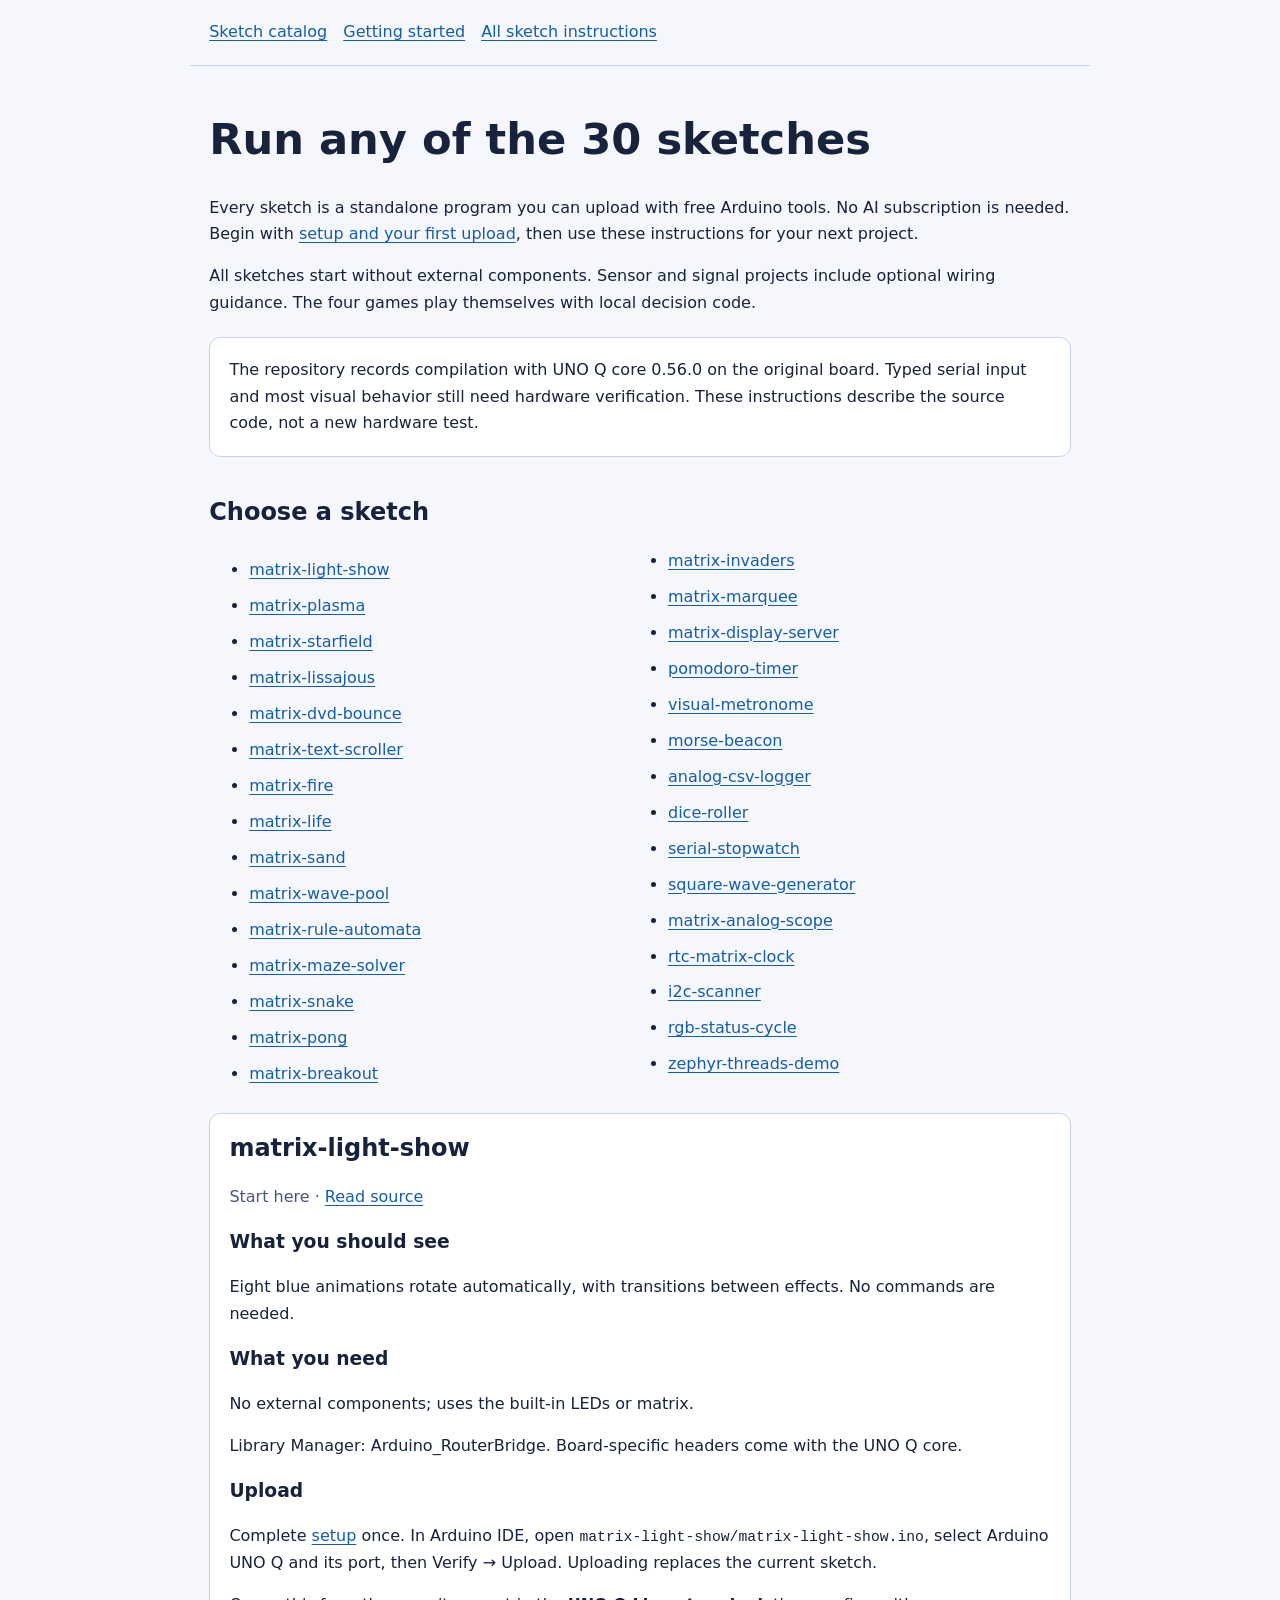
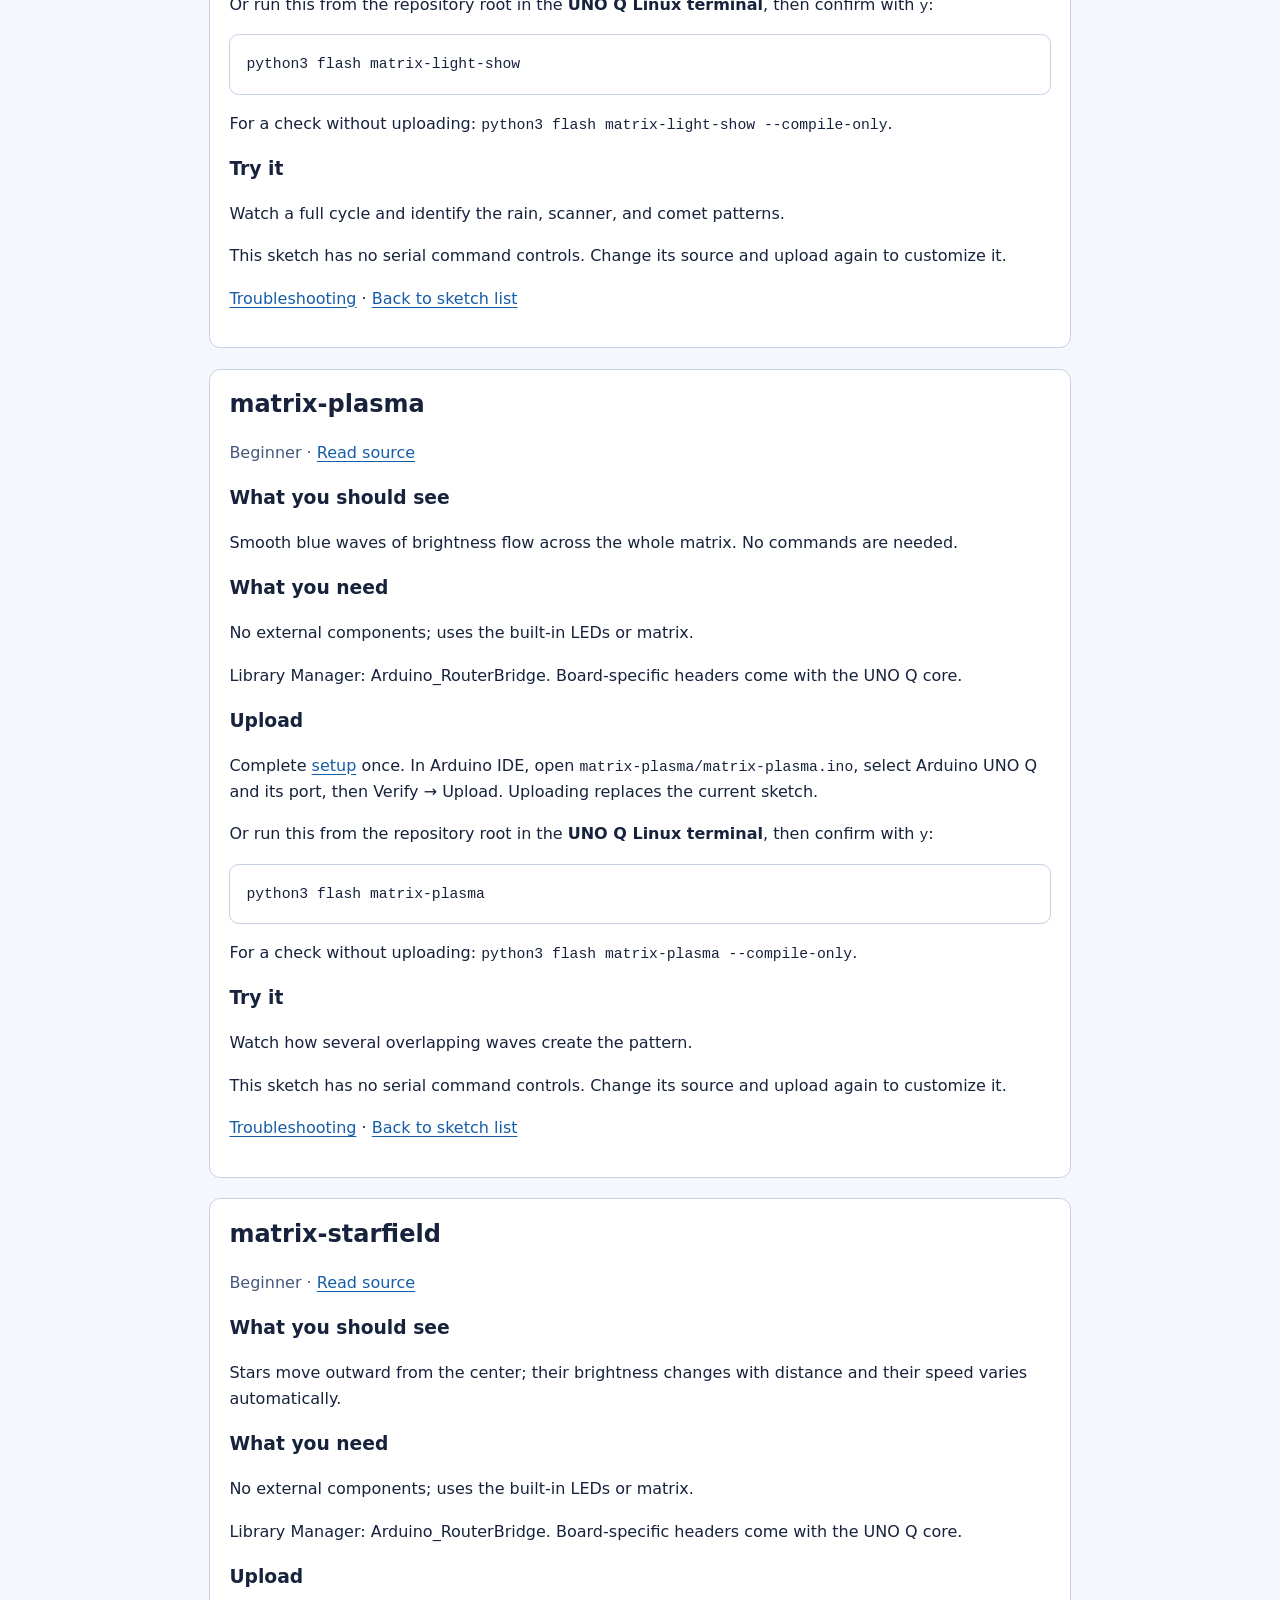
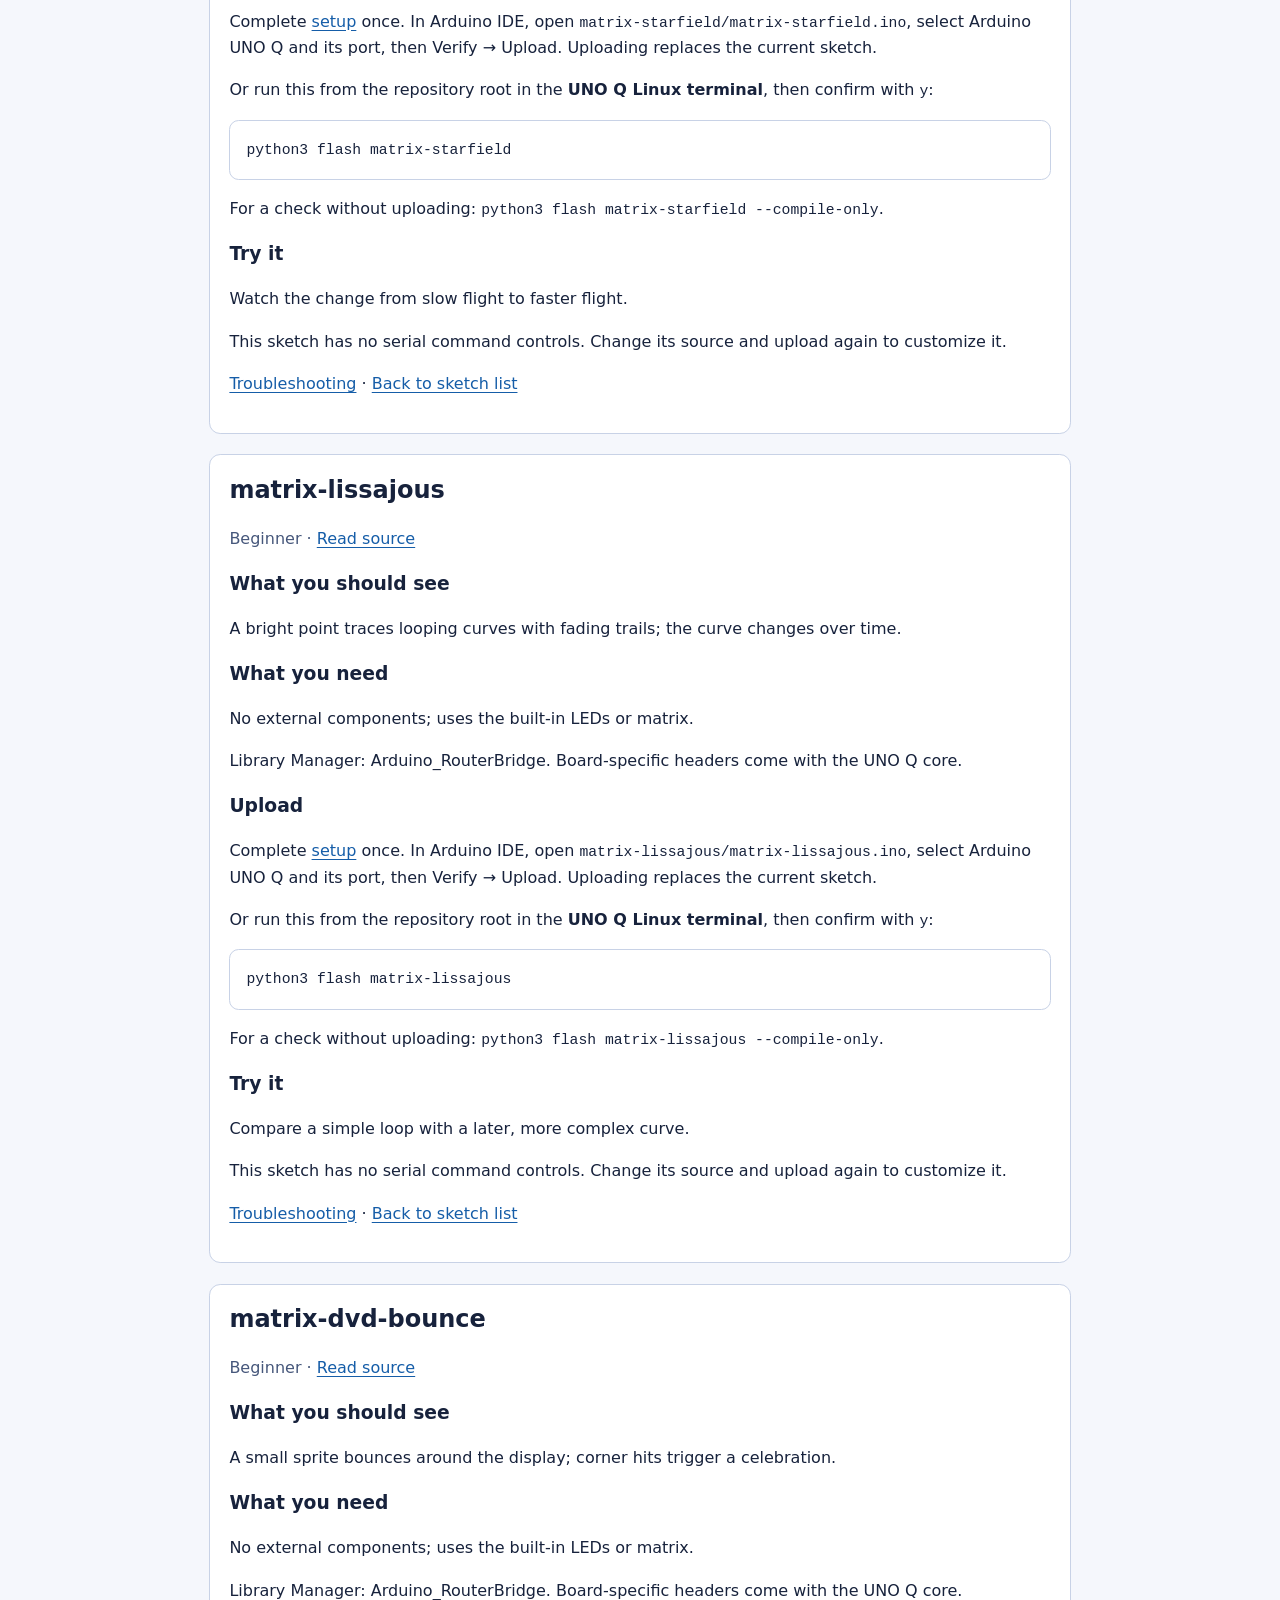
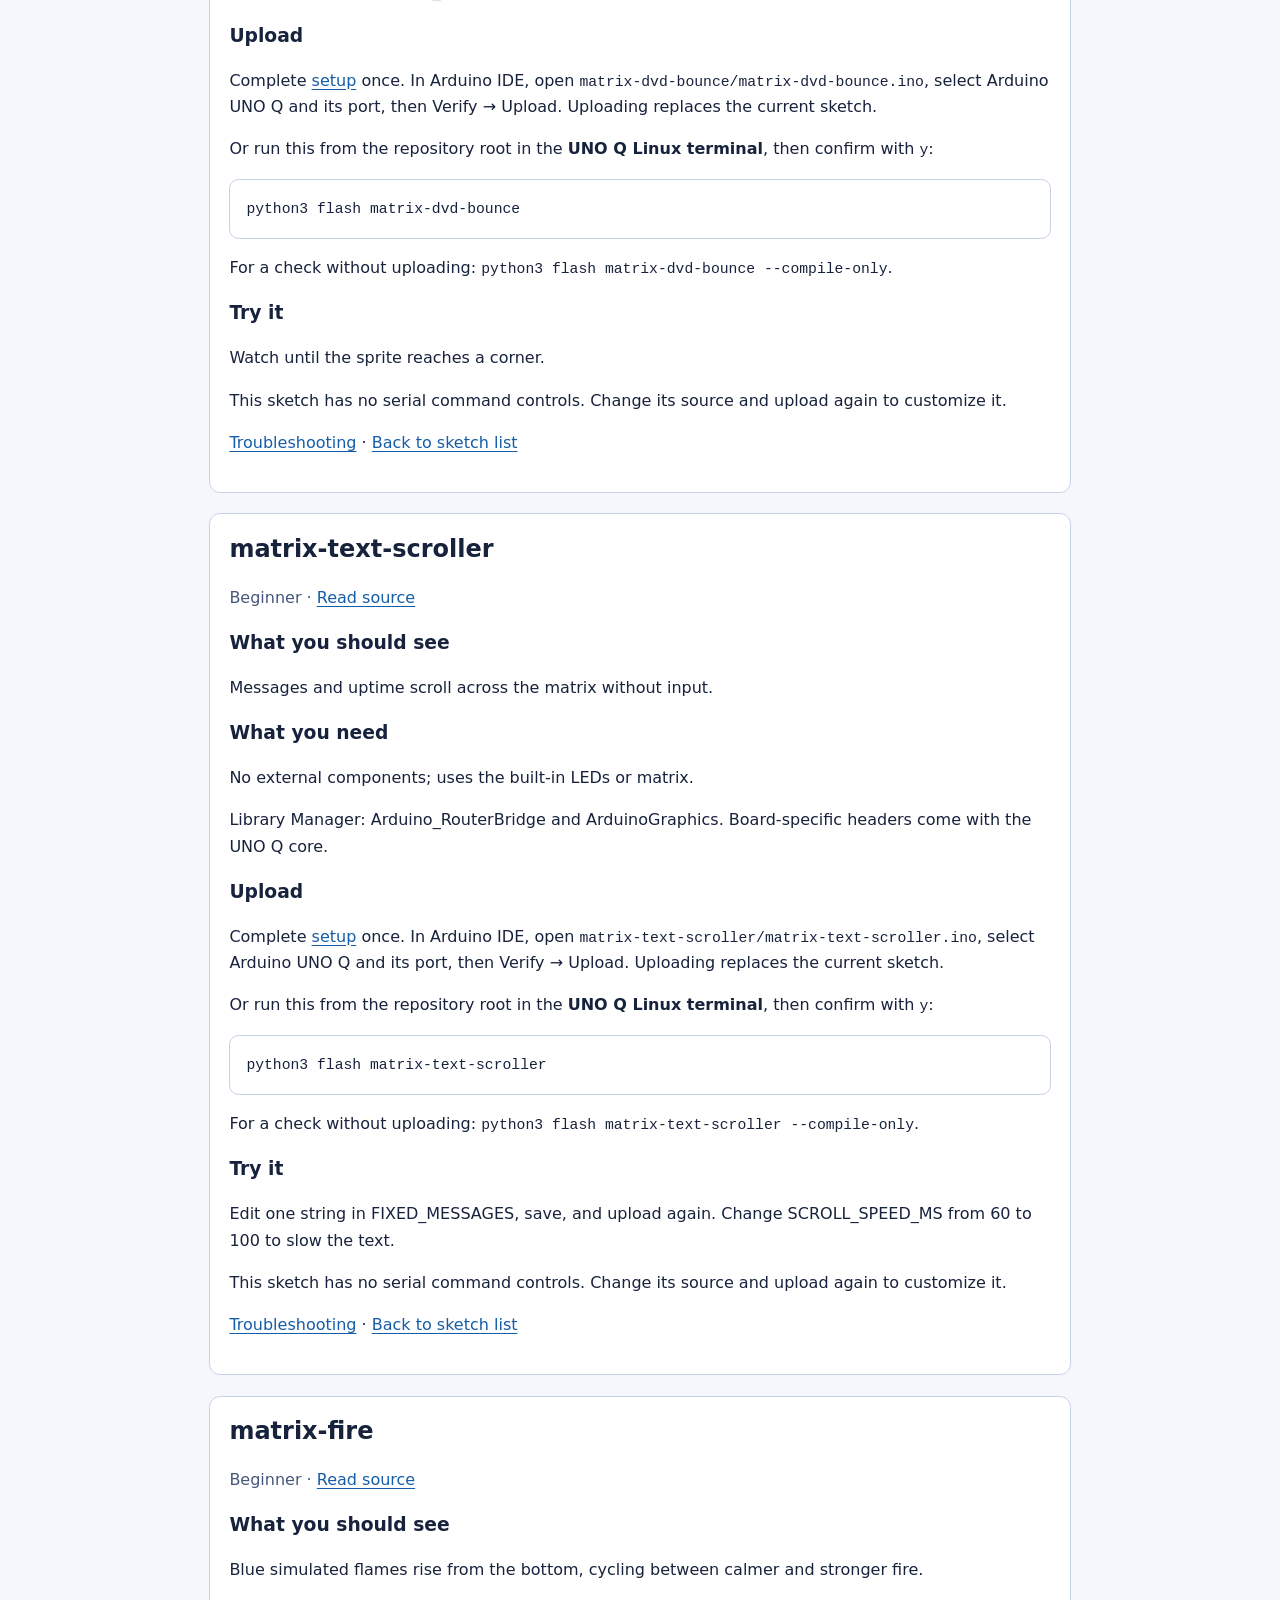
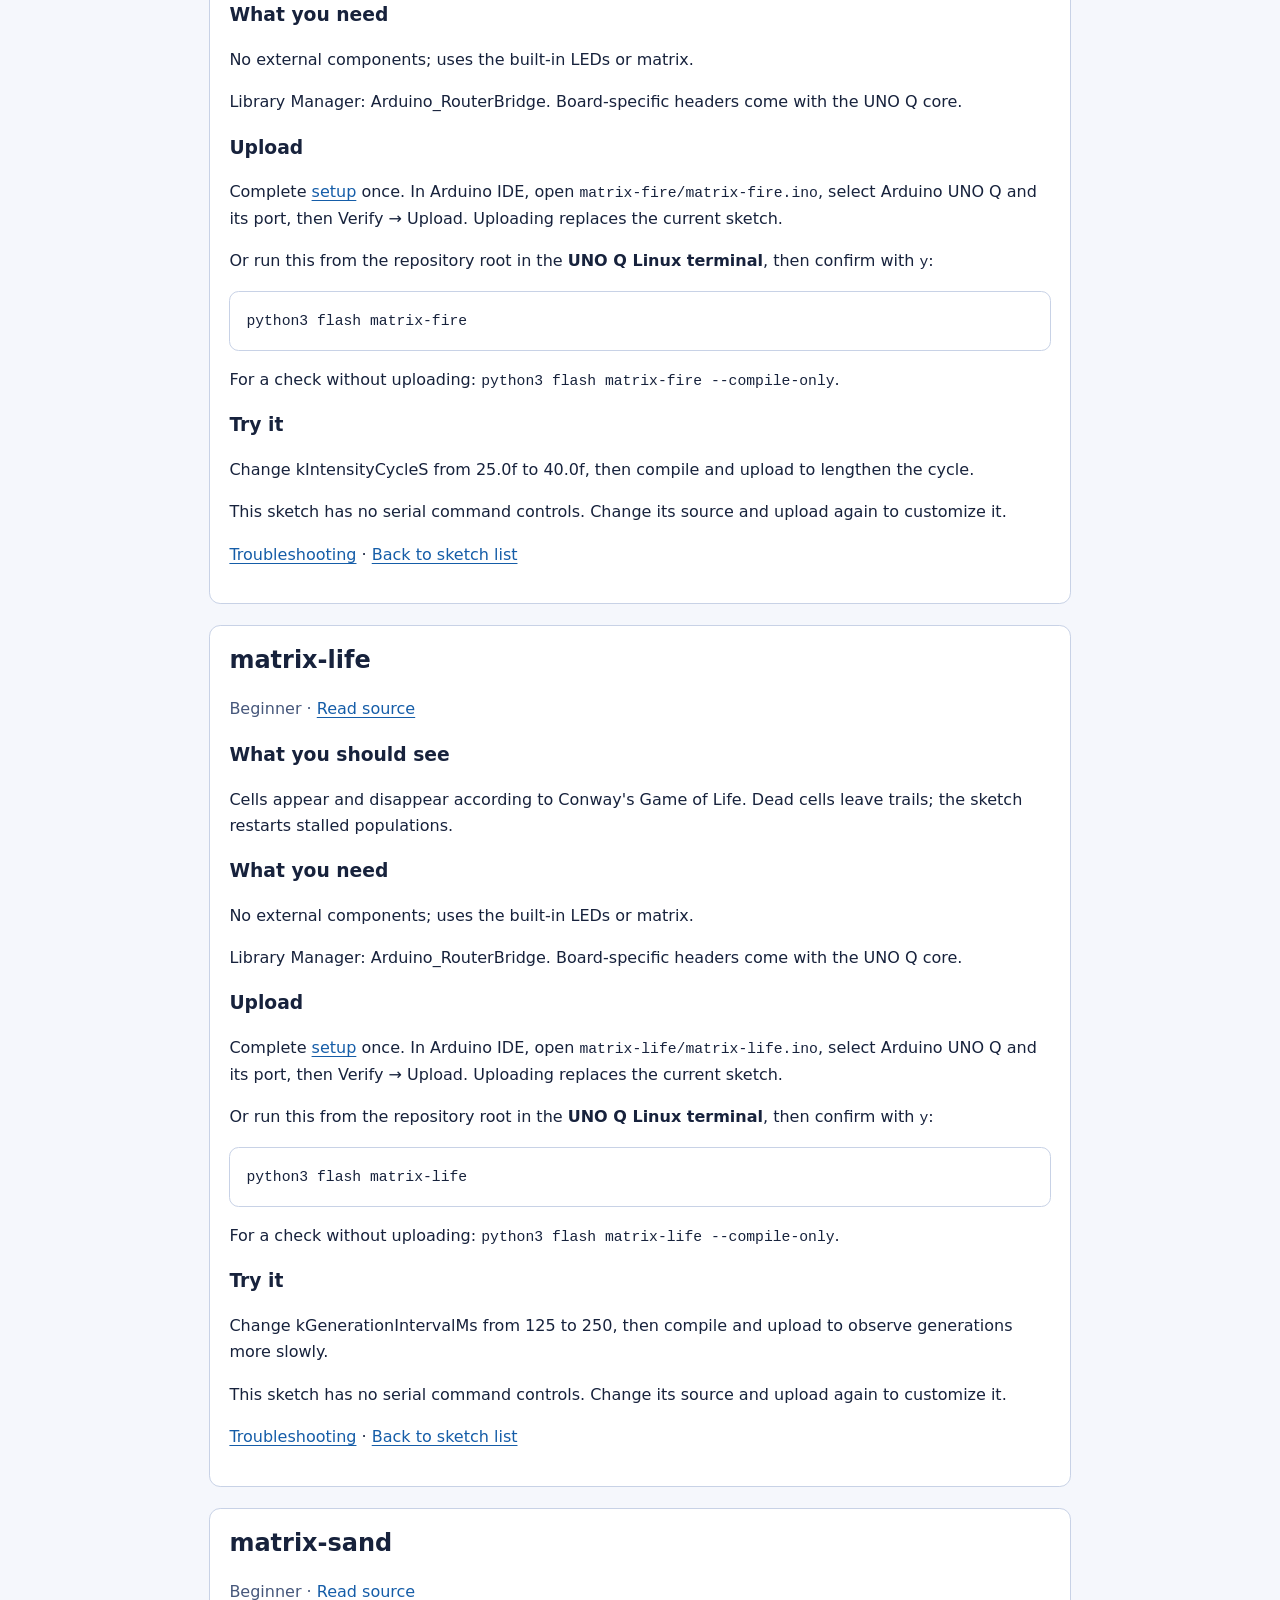
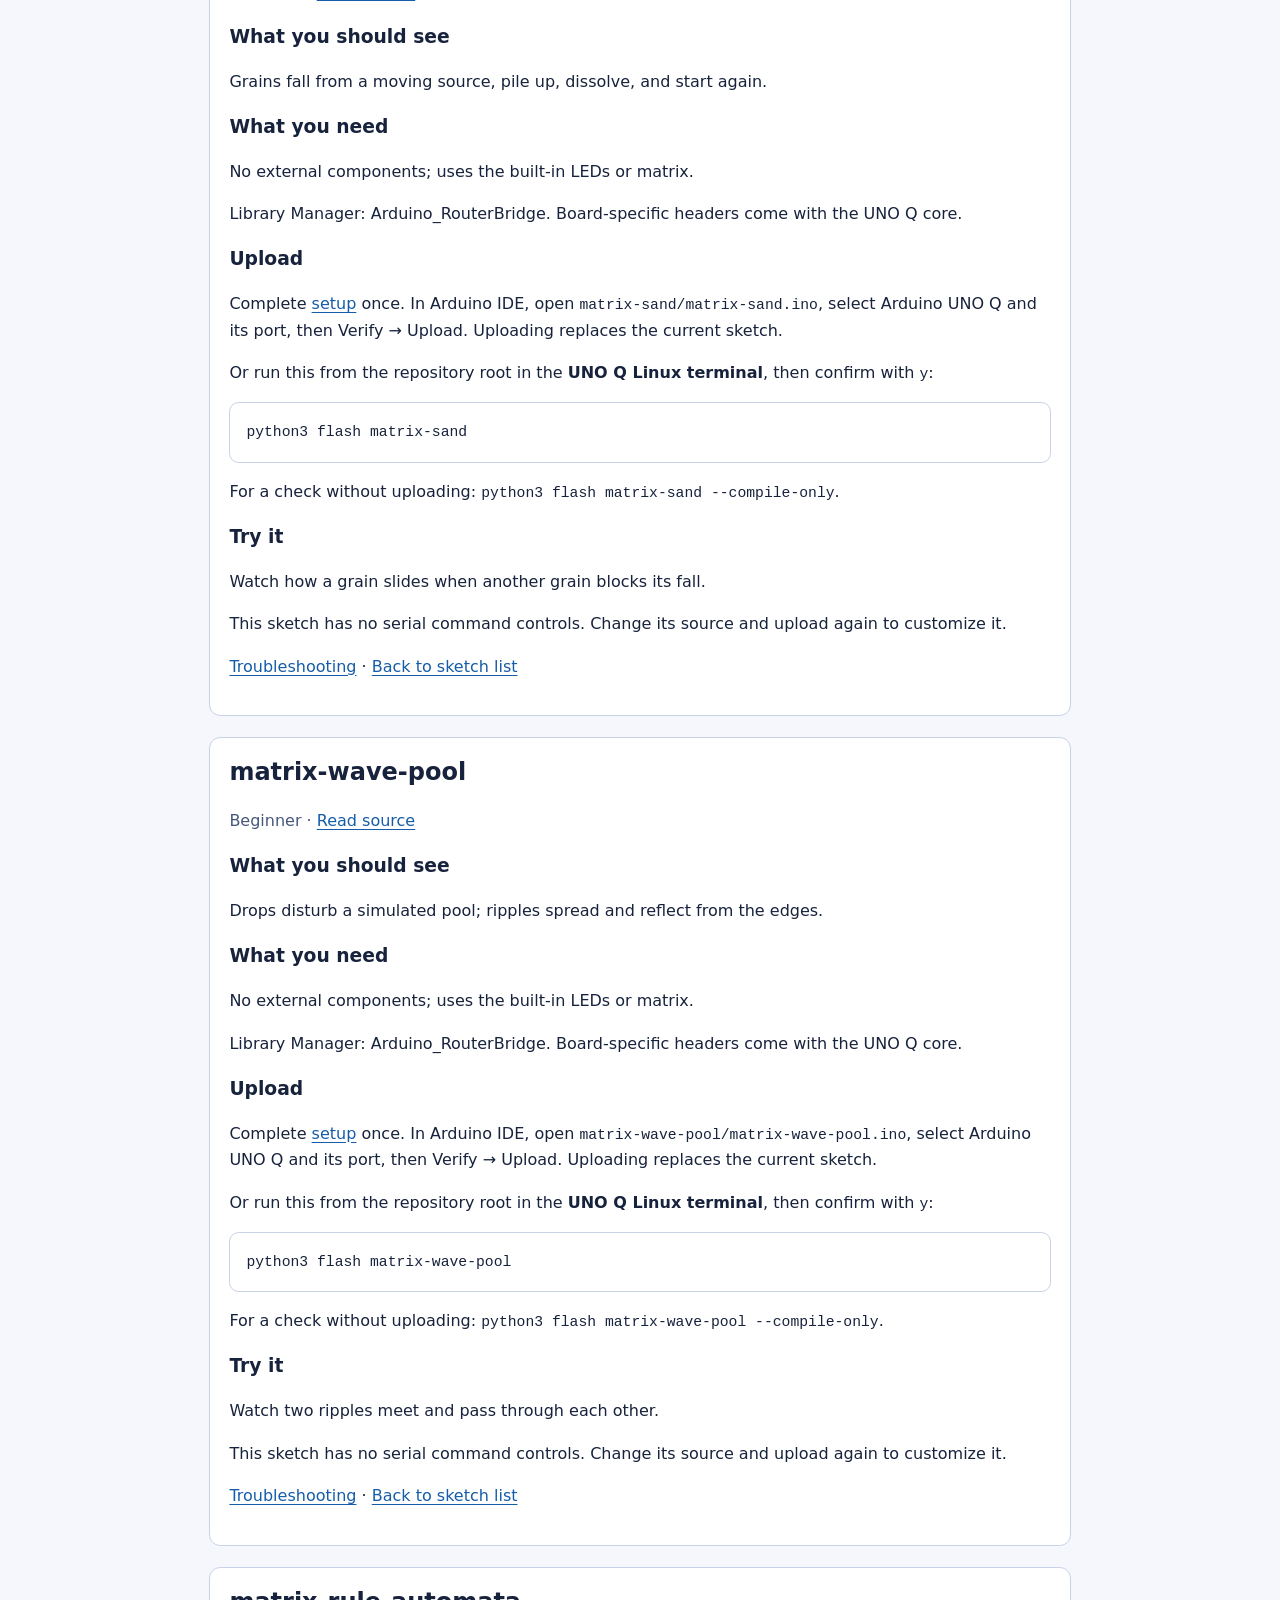
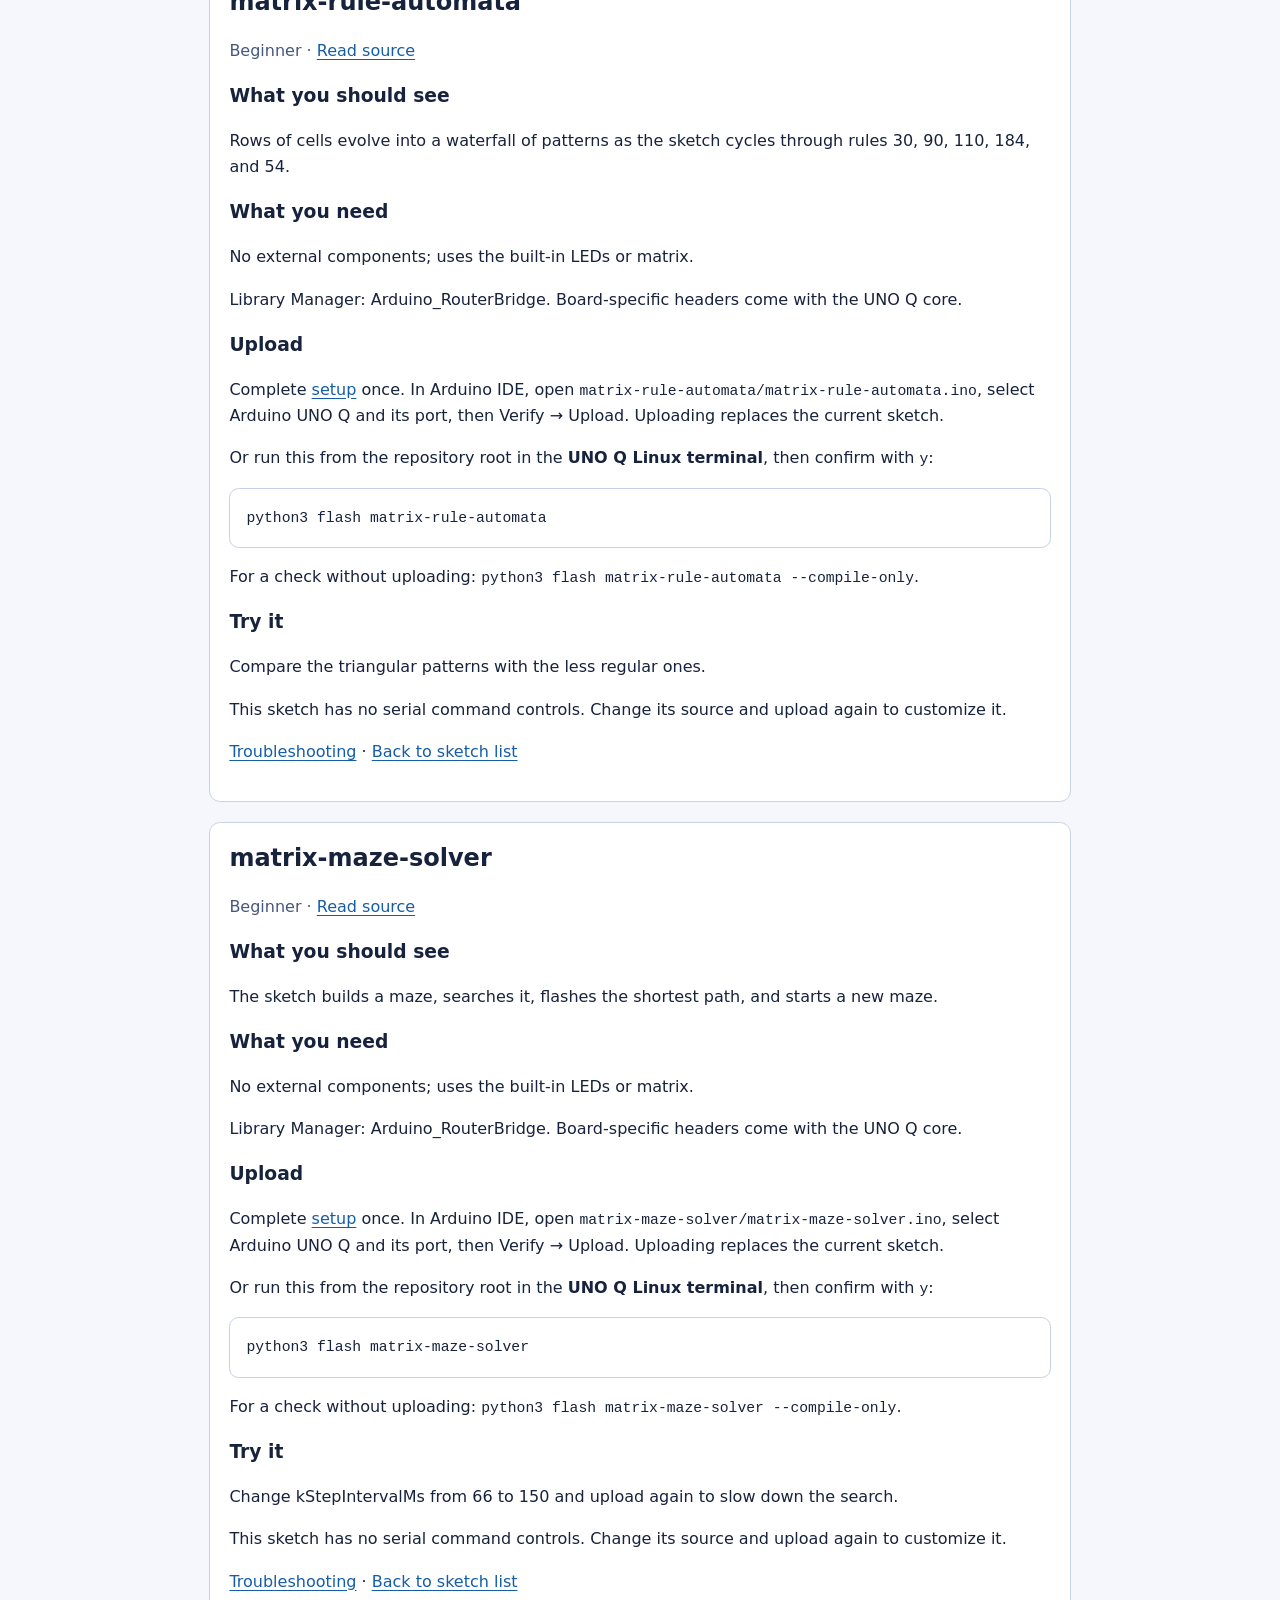
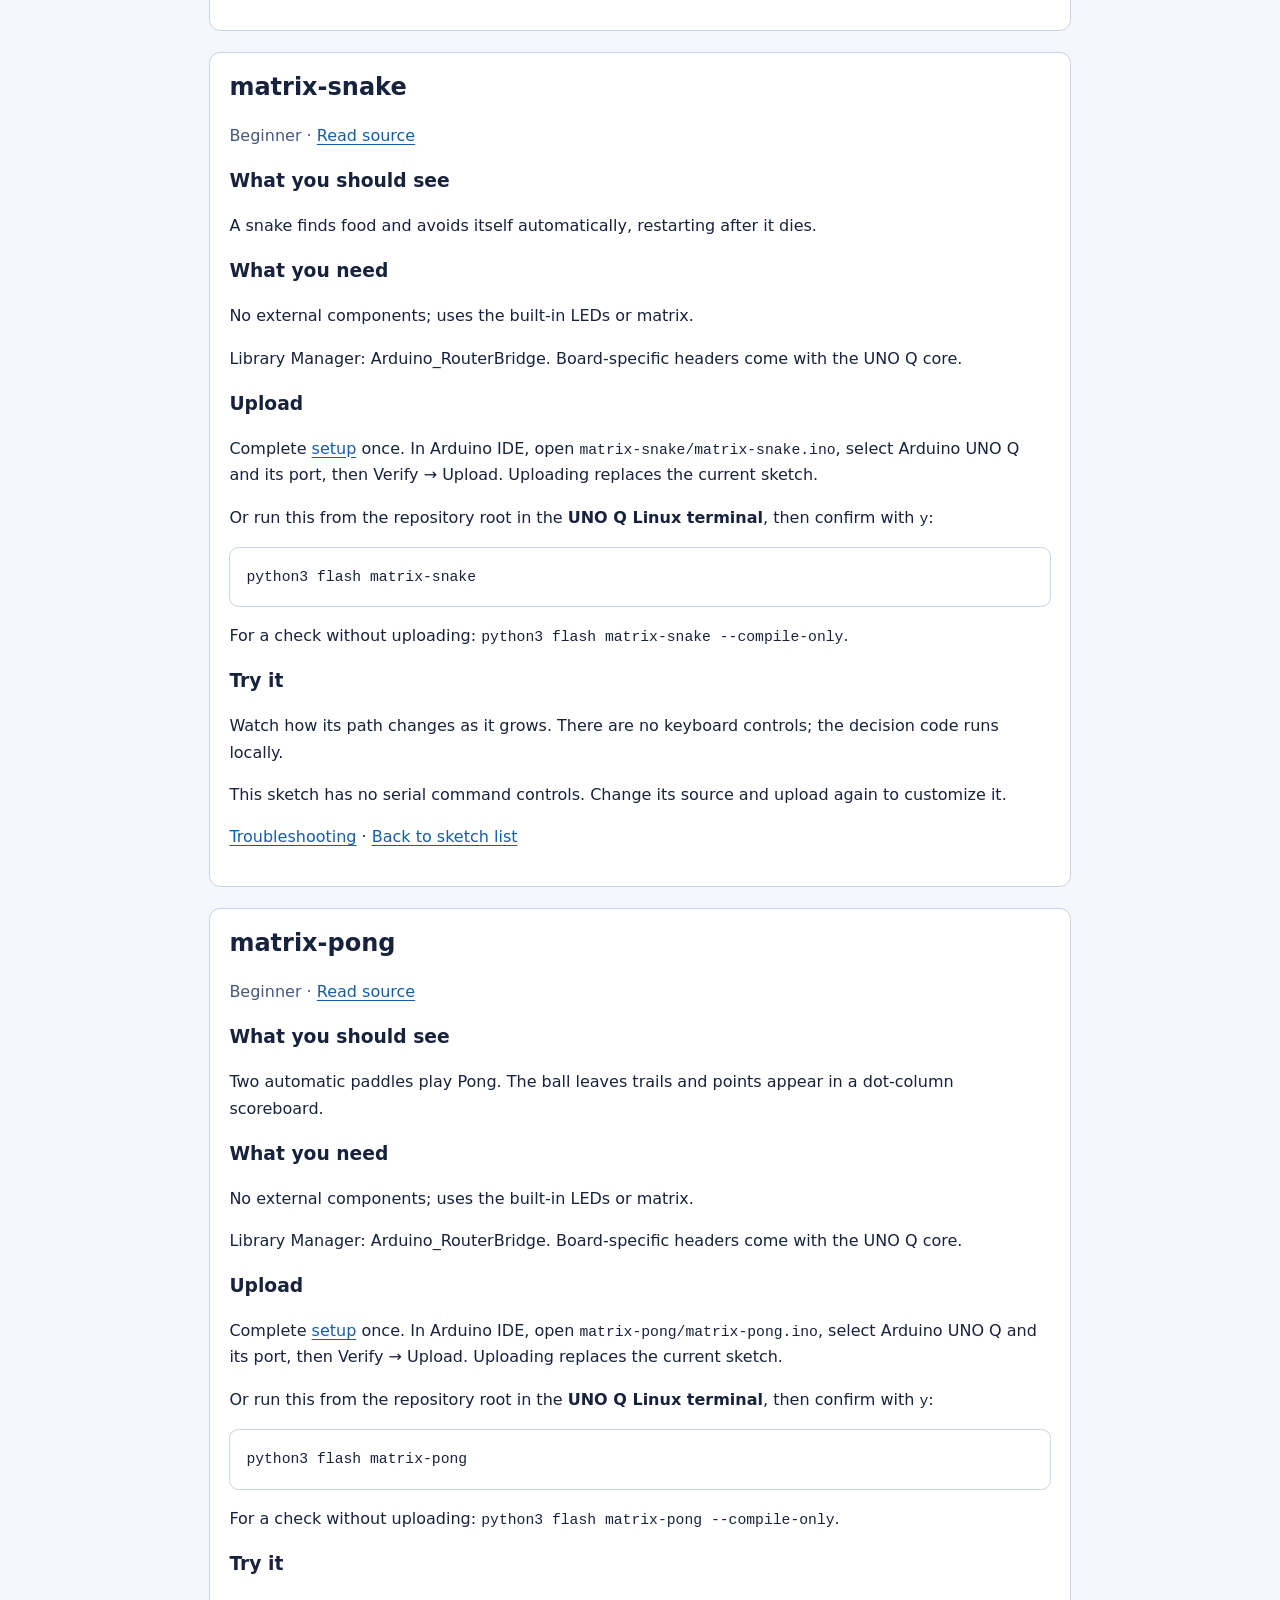
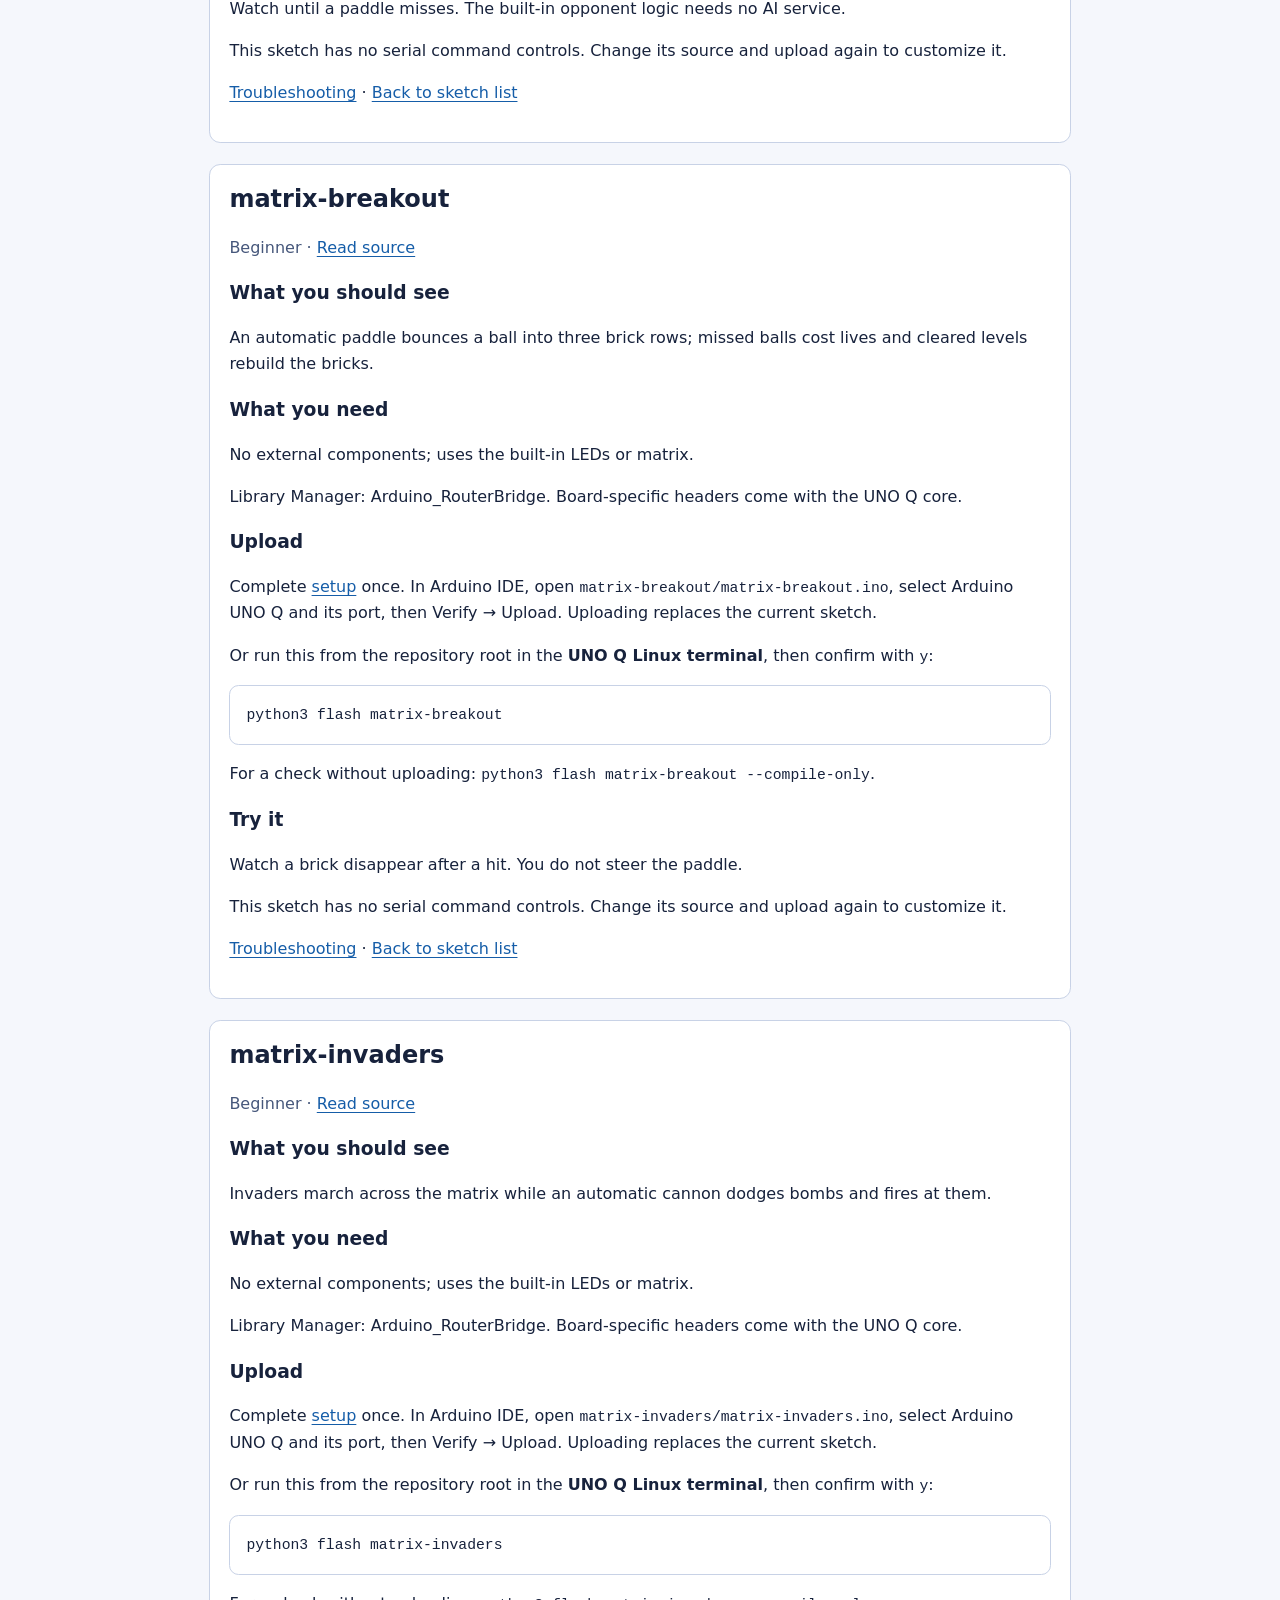
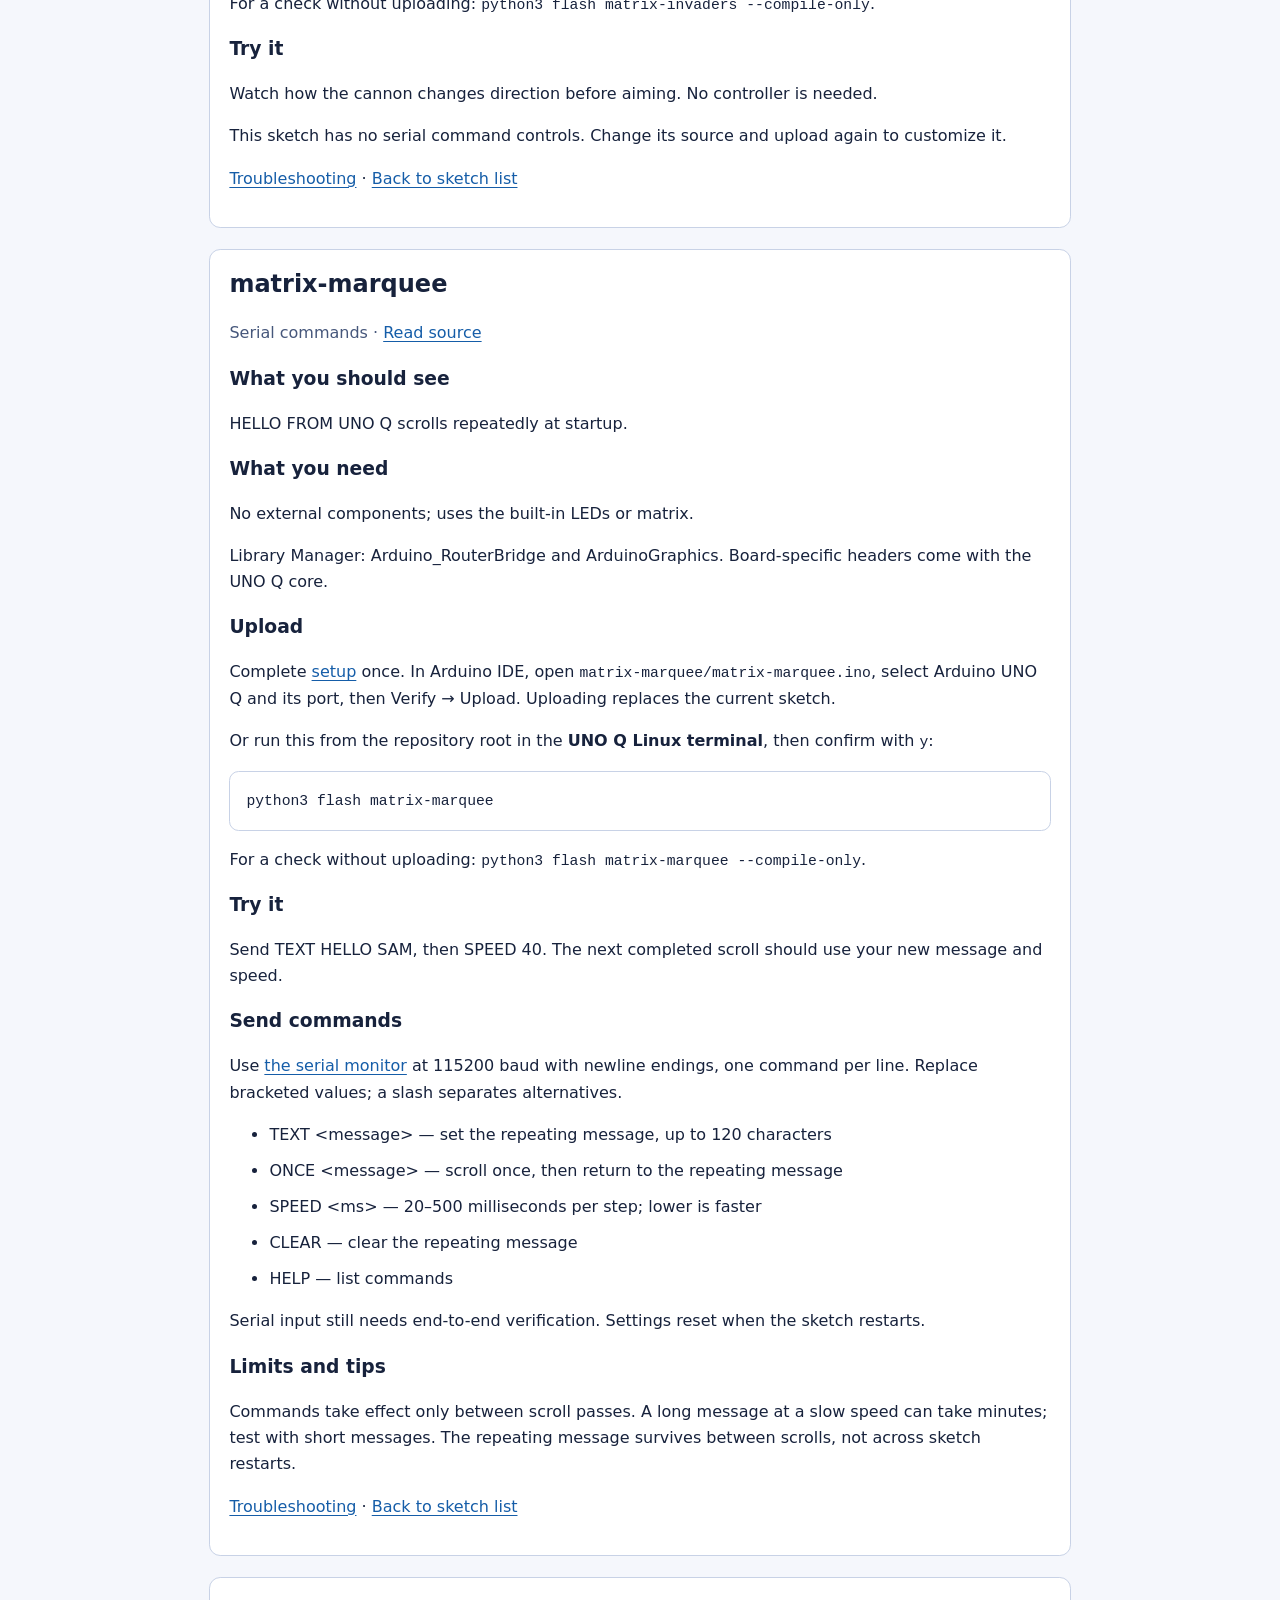
<file: docs/sketches.html>
<!doctype html>
<!-- Generated by tools/build-user-docs.py; edit tools/sketch-guides.json. -->
<html lang="en"><head><meta charset="utf-8"><meta name="viewport" content="width=device-width, initial-scale=1">
<title>Instructions for all 30 UNO Q sketches</title><meta name="description" content="Upload, wiring, expected behavior, and controls for every UNO Q sketch. No AI subscription required."><link rel="stylesheet" href="assets/guide.css"></head><body>
<a class="skip" href="#main">Skip to instructions</a><nav aria-label="Main navigation"><a href="index.html">Sketch catalog</a><a href="getting-started.html">Getting started</a><a href="sketches.html" aria-current="page">All sketch instructions</a></nav>
<main id="main"><h1>Run any of the 30 sketches</h1><p>Every sketch is a standalone program you can upload with free Arduino tools. No AI subscription is needed. Begin with <a href="getting-started.html">setup and your first upload</a>, then use these instructions for your next project.</p>
<p>All sketches start without external components. Sensor and signal projects include optional wiring guidance. The four games play themselves with local decision code.</p>
<p class="callout">The repository records compilation with UNO Q core 0.56.0 on the original board. Typed serial input and most visual behavior still need hardware verification. These instructions describe the source code, not a new hardware test.</p><h2 id="sketch-index">Choose a sketch</h2><ul class="index"><li><a href="#matrix-light-show">matrix-light-show</a></li><li><a href="#matrix-plasma">matrix-plasma</a></li><li><a href="#matrix-starfield">matrix-starfield</a></li><li><a href="#matrix-lissajous">matrix-lissajous</a></li><li><a href="#matrix-dvd-bounce">matrix-dvd-bounce</a></li><li><a href="#matrix-text-scroller">matrix-text-scroller</a></li><li><a href="#matrix-fire">matrix-fire</a></li><li><a href="#matrix-life">matrix-life</a></li><li><a href="#matrix-sand">matrix-sand</a></li><li><a href="#matrix-wave-pool">matrix-wave-pool</a></li><li><a href="#matrix-rule-automata">matrix-rule-automata</a></li><li><a href="#matrix-maze-solver">matrix-maze-solver</a></li><li><a href="#matrix-snake">matrix-snake</a></li><li><a href="#matrix-pong">matrix-pong</a></li><li><a href="#matrix-breakout">matrix-breakout</a></li><li><a href="#matrix-invaders">matrix-invaders</a></li><li><a href="#matrix-marquee">matrix-marquee</a></li><li><a href="#matrix-display-server">matrix-display-server</a></li><li><a href="#pomodoro-timer">pomodoro-timer</a></li><li><a href="#visual-metronome">visual-metronome</a></li><li><a href="#morse-beacon">morse-beacon</a></li><li><a href="#analog-csv-logger">analog-csv-logger</a></li><li><a href="#dice-roller">dice-roller</a></li><li><a href="#serial-stopwatch">serial-stopwatch</a></li><li><a href="#square-wave-generator">square-wave-generator</a></li><li><a href="#matrix-analog-scope">matrix-analog-scope</a></li><li><a href="#rtc-matrix-clock">rtc-matrix-clock</a></li><li><a href="#i2c-scanner">i2c-scanner</a></li><li><a href="#rgb-status-cycle">rgb-status-cycle</a></li><li><a href="#zephyr-threads-demo">zephyr-threads-demo</a></li></ul>
<article id="matrix-light-show">
<h2>matrix-light-show</h2><p class="small">Start here · <a href="https://github.com/mikersays/agent-arduino/blob/main/matrix-light-show/matrix-light-show.ino">Read source</a></p>
<h3>What you should see</h3><p>Eight blue animations rotate automatically, with transitions between effects. No commands are needed.</p>
<h3>What you need</h3><p>No external components; uses the built-in LEDs or matrix.</p><p>Library Manager: Arduino_RouterBridge. Board-specific headers come with the UNO Q core.</p>
<h3>Upload</h3><p>Complete <a href="getting-started.html">setup</a> once. In Arduino IDE, open <code>matrix-light-show/matrix-light-show.ino</code>, select Arduino UNO Q and its port, then Verify → Upload. Uploading replaces the current sketch.</p>
<p>Or run this from the repository root in the <strong>UNO Q Linux terminal</strong>, then confirm with <code>y</code>:</p><pre><code>python3 flash matrix-light-show</code></pre>
<p>For a check without uploading: <code>python3 flash matrix-light-show --compile-only</code>.</p>
<h3>Try it</h3><p>Watch a full cycle and identify the rain, scanner, and comet patterns.</p><p>This sketch has no serial command controls. Change its source and upload again to customize it.</p>

<p><a href="getting-started.html#troubleshooting">Troubleshooting</a> · <a href="#sketch-index">Back to sketch list</a></p>
</article><article id="matrix-plasma">
<h2>matrix-plasma</h2><p class="small">Beginner · <a href="https://github.com/mikersays/agent-arduino/blob/main/matrix-plasma/matrix-plasma.ino">Read source</a></p>
<h3>What you should see</h3><p>Smooth blue waves of brightness flow across the whole matrix. No commands are needed.</p>
<h3>What you need</h3><p>No external components; uses the built-in LEDs or matrix.</p><p>Library Manager: Arduino_RouterBridge. Board-specific headers come with the UNO Q core.</p>
<h3>Upload</h3><p>Complete <a href="getting-started.html">setup</a> once. In Arduino IDE, open <code>matrix-plasma/matrix-plasma.ino</code>, select Arduino UNO Q and its port, then Verify → Upload. Uploading replaces the current sketch.</p>
<p>Or run this from the repository root in the <strong>UNO Q Linux terminal</strong>, then confirm with <code>y</code>:</p><pre><code>python3 flash matrix-plasma</code></pre>
<p>For a check without uploading: <code>python3 flash matrix-plasma --compile-only</code>.</p>
<h3>Try it</h3><p>Watch how several overlapping waves create the pattern.</p><p>This sketch has no serial command controls. Change its source and upload again to customize it.</p>

<p><a href="getting-started.html#troubleshooting">Troubleshooting</a> · <a href="#sketch-index">Back to sketch list</a></p>
</article><article id="matrix-starfield">
<h2>matrix-starfield</h2><p class="small">Beginner · <a href="https://github.com/mikersays/agent-arduino/blob/main/matrix-starfield/matrix-starfield.ino">Read source</a></p>
<h3>What you should see</h3><p>Stars move outward from the center; their brightness changes with distance and their speed varies automatically.</p>
<h3>What you need</h3><p>No external components; uses the built-in LEDs or matrix.</p><p>Library Manager: Arduino_RouterBridge. Board-specific headers come with the UNO Q core.</p>
<h3>Upload</h3><p>Complete <a href="getting-started.html">setup</a> once. In Arduino IDE, open <code>matrix-starfield/matrix-starfield.ino</code>, select Arduino UNO Q and its port, then Verify → Upload. Uploading replaces the current sketch.</p>
<p>Or run this from the repository root in the <strong>UNO Q Linux terminal</strong>, then confirm with <code>y</code>:</p><pre><code>python3 flash matrix-starfield</code></pre>
<p>For a check without uploading: <code>python3 flash matrix-starfield --compile-only</code>.</p>
<h3>Try it</h3><p>Watch the change from slow flight to faster flight.</p><p>This sketch has no serial command controls. Change its source and upload again to customize it.</p>

<p><a href="getting-started.html#troubleshooting">Troubleshooting</a> · <a href="#sketch-index">Back to sketch list</a></p>
</article><article id="matrix-lissajous">
<h2>matrix-lissajous</h2><p class="small">Beginner · <a href="https://github.com/mikersays/agent-arduino/blob/main/matrix-lissajous/matrix-lissajous.ino">Read source</a></p>
<h3>What you should see</h3><p>A bright point traces looping curves with fading trails; the curve changes over time.</p>
<h3>What you need</h3><p>No external components; uses the built-in LEDs or matrix.</p><p>Library Manager: Arduino_RouterBridge. Board-specific headers come with the UNO Q core.</p>
<h3>Upload</h3><p>Complete <a href="getting-started.html">setup</a> once. In Arduino IDE, open <code>matrix-lissajous/matrix-lissajous.ino</code>, select Arduino UNO Q and its port, then Verify → Upload. Uploading replaces the current sketch.</p>
<p>Or run this from the repository root in the <strong>UNO Q Linux terminal</strong>, then confirm with <code>y</code>:</p><pre><code>python3 flash matrix-lissajous</code></pre>
<p>For a check without uploading: <code>python3 flash matrix-lissajous --compile-only</code>.</p>
<h3>Try it</h3><p>Compare a simple loop with a later, more complex curve.</p><p>This sketch has no serial command controls. Change its source and upload again to customize it.</p>

<p><a href="getting-started.html#troubleshooting">Troubleshooting</a> · <a href="#sketch-index">Back to sketch list</a></p>
</article><article id="matrix-dvd-bounce">
<h2>matrix-dvd-bounce</h2><p class="small">Beginner · <a href="https://github.com/mikersays/agent-arduino/blob/main/matrix-dvd-bounce/matrix-dvd-bounce.ino">Read source</a></p>
<h3>What you should see</h3><p>A small sprite bounces around the display; corner hits trigger a celebration.</p>
<h3>What you need</h3><p>No external components; uses the built-in LEDs or matrix.</p><p>Library Manager: Arduino_RouterBridge. Board-specific headers come with the UNO Q core.</p>
<h3>Upload</h3><p>Complete <a href="getting-started.html">setup</a> once. In Arduino IDE, open <code>matrix-dvd-bounce/matrix-dvd-bounce.ino</code>, select Arduino UNO Q and its port, then Verify → Upload. Uploading replaces the current sketch.</p>
<p>Or run this from the repository root in the <strong>UNO Q Linux terminal</strong>, then confirm with <code>y</code>:</p><pre><code>python3 flash matrix-dvd-bounce</code></pre>
<p>For a check without uploading: <code>python3 flash matrix-dvd-bounce --compile-only</code>.</p>
<h3>Try it</h3><p>Watch until the sprite reaches a corner.</p><p>This sketch has no serial command controls. Change its source and upload again to customize it.</p>

<p><a href="getting-started.html#troubleshooting">Troubleshooting</a> · <a href="#sketch-index">Back to sketch list</a></p>
</article><article id="matrix-text-scroller">
<h2>matrix-text-scroller</h2><p class="small">Beginner · <a href="https://github.com/mikersays/agent-arduino/blob/main/matrix-text-scroller/matrix-text-scroller.ino">Read source</a></p>
<h3>What you should see</h3><p>Messages and uptime scroll across the matrix without input.</p>
<h3>What you need</h3><p>No external components; uses the built-in LEDs or matrix.</p><p>Library Manager: Arduino_RouterBridge and ArduinoGraphics. Board-specific headers come with the UNO Q core.</p>
<h3>Upload</h3><p>Complete <a href="getting-started.html">setup</a> once. In Arduino IDE, open <code>matrix-text-scroller/matrix-text-scroller.ino</code>, select Arduino UNO Q and its port, then Verify → Upload. Uploading replaces the current sketch.</p>
<p>Or run this from the repository root in the <strong>UNO Q Linux terminal</strong>, then confirm with <code>y</code>:</p><pre><code>python3 flash matrix-text-scroller</code></pre>
<p>For a check without uploading: <code>python3 flash matrix-text-scroller --compile-only</code>.</p>
<h3>Try it</h3><p>Edit one string in FIXED_MESSAGES, save, and upload again. Change SCROLL_SPEED_MS from 60 to 100 to slow the text.</p><p>This sketch has no serial command controls. Change its source and upload again to customize it.</p>

<p><a href="getting-started.html#troubleshooting">Troubleshooting</a> · <a href="#sketch-index">Back to sketch list</a></p>
</article><article id="matrix-fire">
<h2>matrix-fire</h2><p class="small">Beginner · <a href="https://github.com/mikersays/agent-arduino/blob/main/matrix-fire/matrix-fire.ino">Read source</a></p>
<h3>What you should see</h3><p>Blue simulated flames rise from the bottom, cycling between calmer and stronger fire.</p>
<h3>What you need</h3><p>No external components; uses the built-in LEDs or matrix.</p><p>Library Manager: Arduino_RouterBridge. Board-specific headers come with the UNO Q core.</p>
<h3>Upload</h3><p>Complete <a href="getting-started.html">setup</a> once. In Arduino IDE, open <code>matrix-fire/matrix-fire.ino</code>, select Arduino UNO Q and its port, then Verify → Upload. Uploading replaces the current sketch.</p>
<p>Or run this from the repository root in the <strong>UNO Q Linux terminal</strong>, then confirm with <code>y</code>:</p><pre><code>python3 flash matrix-fire</code></pre>
<p>For a check without uploading: <code>python3 flash matrix-fire --compile-only</code>.</p>
<h3>Try it</h3><p>Change kIntensityCycleS from 25.0f to 40.0f, then compile and upload to lengthen the cycle.</p><p>This sketch has no serial command controls. Change its source and upload again to customize it.</p>

<p><a href="getting-started.html#troubleshooting">Troubleshooting</a> · <a href="#sketch-index">Back to sketch list</a></p>
</article><article id="matrix-life">
<h2>matrix-life</h2><p class="small">Beginner · <a href="https://github.com/mikersays/agent-arduino/blob/main/matrix-life/matrix-life.ino">Read source</a></p>
<h3>What you should see</h3><p>Cells appear and disappear according to Conway&#x27;s Game of Life. Dead cells leave trails; the sketch restarts stalled populations.</p>
<h3>What you need</h3><p>No external components; uses the built-in LEDs or matrix.</p><p>Library Manager: Arduino_RouterBridge. Board-specific headers come with the UNO Q core.</p>
<h3>Upload</h3><p>Complete <a href="getting-started.html">setup</a> once. In Arduino IDE, open <code>matrix-life/matrix-life.ino</code>, select Arduino UNO Q and its port, then Verify → Upload. Uploading replaces the current sketch.</p>
<p>Or run this from the repository root in the <strong>UNO Q Linux terminal</strong>, then confirm with <code>y</code>:</p><pre><code>python3 flash matrix-life</code></pre>
<p>For a check without uploading: <code>python3 flash matrix-life --compile-only</code>.</p>
<h3>Try it</h3><p>Change kGenerationIntervalMs from 125 to 250, then compile and upload to observe generations more slowly.</p><p>This sketch has no serial command controls. Change its source and upload again to customize it.</p>

<p><a href="getting-started.html#troubleshooting">Troubleshooting</a> · <a href="#sketch-index">Back to sketch list</a></p>
</article><article id="matrix-sand">
<h2>matrix-sand</h2><p class="small">Beginner · <a href="https://github.com/mikersays/agent-arduino/blob/main/matrix-sand/matrix-sand.ino">Read source</a></p>
<h3>What you should see</h3><p>Grains fall from a moving source, pile up, dissolve, and start again.</p>
<h3>What you need</h3><p>No external components; uses the built-in LEDs or matrix.</p><p>Library Manager: Arduino_RouterBridge. Board-specific headers come with the UNO Q core.</p>
<h3>Upload</h3><p>Complete <a href="getting-started.html">setup</a> once. In Arduino IDE, open <code>matrix-sand/matrix-sand.ino</code>, select Arduino UNO Q and its port, then Verify → Upload. Uploading replaces the current sketch.</p>
<p>Or run this from the repository root in the <strong>UNO Q Linux terminal</strong>, then confirm with <code>y</code>:</p><pre><code>python3 flash matrix-sand</code></pre>
<p>For a check without uploading: <code>python3 flash matrix-sand --compile-only</code>.</p>
<h3>Try it</h3><p>Watch how a grain slides when another grain blocks its fall.</p><p>This sketch has no serial command controls. Change its source and upload again to customize it.</p>

<p><a href="getting-started.html#troubleshooting">Troubleshooting</a> · <a href="#sketch-index">Back to sketch list</a></p>
</article><article id="matrix-wave-pool">
<h2>matrix-wave-pool</h2><p class="small">Beginner · <a href="https://github.com/mikersays/agent-arduino/blob/main/matrix-wave-pool/matrix-wave-pool.ino">Read source</a></p>
<h3>What you should see</h3><p>Drops disturb a simulated pool; ripples spread and reflect from the edges.</p>
<h3>What you need</h3><p>No external components; uses the built-in LEDs or matrix.</p><p>Library Manager: Arduino_RouterBridge. Board-specific headers come with the UNO Q core.</p>
<h3>Upload</h3><p>Complete <a href="getting-started.html">setup</a> once. In Arduino IDE, open <code>matrix-wave-pool/matrix-wave-pool.ino</code>, select Arduino UNO Q and its port, then Verify → Upload. Uploading replaces the current sketch.</p>
<p>Or run this from the repository root in the <strong>UNO Q Linux terminal</strong>, then confirm with <code>y</code>:</p><pre><code>python3 flash matrix-wave-pool</code></pre>
<p>For a check without uploading: <code>python3 flash matrix-wave-pool --compile-only</code>.</p>
<h3>Try it</h3><p>Watch two ripples meet and pass through each other.</p><p>This sketch has no serial command controls. Change its source and upload again to customize it.</p>

<p><a href="getting-started.html#troubleshooting">Troubleshooting</a> · <a href="#sketch-index">Back to sketch list</a></p>
</article><article id="matrix-rule-automata">
<h2>matrix-rule-automata</h2><p class="small">Beginner · <a href="https://github.com/mikersays/agent-arduino/blob/main/matrix-rule-automata/matrix-rule-automata.ino">Read source</a></p>
<h3>What you should see</h3><p>Rows of cells evolve into a waterfall of patterns as the sketch cycles through rules 30, 90, 110, 184, and 54.</p>
<h3>What you need</h3><p>No external components; uses the built-in LEDs or matrix.</p><p>Library Manager: Arduino_RouterBridge. Board-specific headers come with the UNO Q core.</p>
<h3>Upload</h3><p>Complete <a href="getting-started.html">setup</a> once. In Arduino IDE, open <code>matrix-rule-automata/matrix-rule-automata.ino</code>, select Arduino UNO Q and its port, then Verify → Upload. Uploading replaces the current sketch.</p>
<p>Or run this from the repository root in the <strong>UNO Q Linux terminal</strong>, then confirm with <code>y</code>:</p><pre><code>python3 flash matrix-rule-automata</code></pre>
<p>For a check without uploading: <code>python3 flash matrix-rule-automata --compile-only</code>.</p>
<h3>Try it</h3><p>Compare the triangular patterns with the less regular ones.</p><p>This sketch has no serial command controls. Change its source and upload again to customize it.</p>

<p><a href="getting-started.html#troubleshooting">Troubleshooting</a> · <a href="#sketch-index">Back to sketch list</a></p>
</article><article id="matrix-maze-solver">
<h2>matrix-maze-solver</h2><p class="small">Beginner · <a href="https://github.com/mikersays/agent-arduino/blob/main/matrix-maze-solver/matrix-maze-solver.ino">Read source</a></p>
<h3>What you should see</h3><p>The sketch builds a maze, searches it, flashes the shortest path, and starts a new maze.</p>
<h3>What you need</h3><p>No external components; uses the built-in LEDs or matrix.</p><p>Library Manager: Arduino_RouterBridge. Board-specific headers come with the UNO Q core.</p>
<h3>Upload</h3><p>Complete <a href="getting-started.html">setup</a> once. In Arduino IDE, open <code>matrix-maze-solver/matrix-maze-solver.ino</code>, select Arduino UNO Q and its port, then Verify → Upload. Uploading replaces the current sketch.</p>
<p>Or run this from the repository root in the <strong>UNO Q Linux terminal</strong>, then confirm with <code>y</code>:</p><pre><code>python3 flash matrix-maze-solver</code></pre>
<p>For a check without uploading: <code>python3 flash matrix-maze-solver --compile-only</code>.</p>
<h3>Try it</h3><p>Change kStepIntervalMs from 66 to 150 and upload again to slow down the search.</p><p>This sketch has no serial command controls. Change its source and upload again to customize it.</p>

<p><a href="getting-started.html#troubleshooting">Troubleshooting</a> · <a href="#sketch-index">Back to sketch list</a></p>
</article><article id="matrix-snake">
<h2>matrix-snake</h2><p class="small">Beginner · <a href="https://github.com/mikersays/agent-arduino/blob/main/matrix-snake/matrix-snake.ino">Read source</a></p>
<h3>What you should see</h3><p>A snake finds food and avoids itself automatically, restarting after it dies.</p>
<h3>What you need</h3><p>No external components; uses the built-in LEDs or matrix.</p><p>Library Manager: Arduino_RouterBridge. Board-specific headers come with the UNO Q core.</p>
<h3>Upload</h3><p>Complete <a href="getting-started.html">setup</a> once. In Arduino IDE, open <code>matrix-snake/matrix-snake.ino</code>, select Arduino UNO Q and its port, then Verify → Upload. Uploading replaces the current sketch.</p>
<p>Or run this from the repository root in the <strong>UNO Q Linux terminal</strong>, then confirm with <code>y</code>:</p><pre><code>python3 flash matrix-snake</code></pre>
<p>For a check without uploading: <code>python3 flash matrix-snake --compile-only</code>.</p>
<h3>Try it</h3><p>Watch how its path changes as it grows. There are no keyboard controls; the decision code runs locally.</p><p>This sketch has no serial command controls. Change its source and upload again to customize it.</p>

<p><a href="getting-started.html#troubleshooting">Troubleshooting</a> · <a href="#sketch-index">Back to sketch list</a></p>
</article><article id="matrix-pong">
<h2>matrix-pong</h2><p class="small">Beginner · <a href="https://github.com/mikersays/agent-arduino/blob/main/matrix-pong/matrix-pong.ino">Read source</a></p>
<h3>What you should see</h3><p>Two automatic paddles play Pong. The ball leaves trails and points appear in a dot-column scoreboard.</p>
<h3>What you need</h3><p>No external components; uses the built-in LEDs or matrix.</p><p>Library Manager: Arduino_RouterBridge. Board-specific headers come with the UNO Q core.</p>
<h3>Upload</h3><p>Complete <a href="getting-started.html">setup</a> once. In Arduino IDE, open <code>matrix-pong/matrix-pong.ino</code>, select Arduino UNO Q and its port, then Verify → Upload. Uploading replaces the current sketch.</p>
<p>Or run this from the repository root in the <strong>UNO Q Linux terminal</strong>, then confirm with <code>y</code>:</p><pre><code>python3 flash matrix-pong</code></pre>
<p>For a check without uploading: <code>python3 flash matrix-pong --compile-only</code>.</p>
<h3>Try it</h3><p>Watch until a paddle misses. The built-in opponent logic needs no AI service.</p><p>This sketch has no serial command controls. Change its source and upload again to customize it.</p>

<p><a href="getting-started.html#troubleshooting">Troubleshooting</a> · <a href="#sketch-index">Back to sketch list</a></p>
</article><article id="matrix-breakout">
<h2>matrix-breakout</h2><p class="small">Beginner · <a href="https://github.com/mikersays/agent-arduino/blob/main/matrix-breakout/matrix-breakout.ino">Read source</a></p>
<h3>What you should see</h3><p>An automatic paddle bounces a ball into three brick rows; missed balls cost lives and cleared levels rebuild the bricks.</p>
<h3>What you need</h3><p>No external components; uses the built-in LEDs or matrix.</p><p>Library Manager: Arduino_RouterBridge. Board-specific headers come with the UNO Q core.</p>
<h3>Upload</h3><p>Complete <a href="getting-started.html">setup</a> once. In Arduino IDE, open <code>matrix-breakout/matrix-breakout.ino</code>, select Arduino UNO Q and its port, then Verify → Upload. Uploading replaces the current sketch.</p>
<p>Or run this from the repository root in the <strong>UNO Q Linux terminal</strong>, then confirm with <code>y</code>:</p><pre><code>python3 flash matrix-breakout</code></pre>
<p>For a check without uploading: <code>python3 flash matrix-breakout --compile-only</code>.</p>
<h3>Try it</h3><p>Watch a brick disappear after a hit. You do not steer the paddle.</p><p>This sketch has no serial command controls. Change its source and upload again to customize it.</p>

<p><a href="getting-started.html#troubleshooting">Troubleshooting</a> · <a href="#sketch-index">Back to sketch list</a></p>
</article><article id="matrix-invaders">
<h2>matrix-invaders</h2><p class="small">Beginner · <a href="https://github.com/mikersays/agent-arduino/blob/main/matrix-invaders/matrix-invaders.ino">Read source</a></p>
<h3>What you should see</h3><p>Invaders march across the matrix while an automatic cannon dodges bombs and fires at them.</p>
<h3>What you need</h3><p>No external components; uses the built-in LEDs or matrix.</p><p>Library Manager: Arduino_RouterBridge. Board-specific headers come with the UNO Q core.</p>
<h3>Upload</h3><p>Complete <a href="getting-started.html">setup</a> once. In Arduino IDE, open <code>matrix-invaders/matrix-invaders.ino</code>, select Arduino UNO Q and its port, then Verify → Upload. Uploading replaces the current sketch.</p>
<p>Or run this from the repository root in the <strong>UNO Q Linux terminal</strong>, then confirm with <code>y</code>:</p><pre><code>python3 flash matrix-invaders</code></pre>
<p>For a check without uploading: <code>python3 flash matrix-invaders --compile-only</code>.</p>
<h3>Try it</h3><p>Watch how the cannon changes direction before aiming. No controller is needed.</p><p>This sketch has no serial command controls. Change its source and upload again to customize it.</p>

<p><a href="getting-started.html#troubleshooting">Troubleshooting</a> · <a href="#sketch-index">Back to sketch list</a></p>
</article><article id="matrix-marquee">
<h2>matrix-marquee</h2><p class="small">Serial commands · <a href="https://github.com/mikersays/agent-arduino/blob/main/matrix-marquee/matrix-marquee.ino">Read source</a></p>
<h3>What you should see</h3><p>HELLO FROM UNO Q scrolls repeatedly at startup.</p>
<h3>What you need</h3><p>No external components; uses the built-in LEDs or matrix.</p><p>Library Manager: Arduino_RouterBridge and ArduinoGraphics. Board-specific headers come with the UNO Q core.</p>
<h3>Upload</h3><p>Complete <a href="getting-started.html">setup</a> once. In Arduino IDE, open <code>matrix-marquee/matrix-marquee.ino</code>, select Arduino UNO Q and its port, then Verify → Upload. Uploading replaces the current sketch.</p>
<p>Or run this from the repository root in the <strong>UNO Q Linux terminal</strong>, then confirm with <code>y</code>:</p><pre><code>python3 flash matrix-marquee</code></pre>
<p>For a check without uploading: <code>python3 flash matrix-marquee --compile-only</code>.</p>
<h3>Try it</h3><p>Send TEXT HELLO SAM, then SPEED 40. The next completed scroll should use your new message and speed.</p><h3>Send commands</h3><p>Use <a href="getting-started.html#serial">the serial monitor</a> at 115200 baud with newline endings, one command per line. Replace bracketed values; a slash separates alternatives.</p><ul><li>TEXT &lt;message&gt; — set the repeating message, up to 120 characters</li><li>ONCE &lt;message&gt; — scroll once, then return to the repeating message</li><li>SPEED &lt;ms&gt; — 20–500 milliseconds per step; lower is faster</li><li>CLEAR — clear the repeating message</li><li>HELP — list commands</li></ul><p>Serial input still needs end-to-end verification. Settings reset when the sketch restarts.</p>
<h3>Limits and tips</h3><p>Commands take effect only between scroll passes. A long message at a slow speed can take minutes; test with short messages. The repeating message survives between scrolls, not across sketch restarts.</p>
<p><a href="getting-started.html#troubleshooting">Troubleshooting</a> · <a href="#sketch-index">Back to sketch list</a></p>
</article><article id="matrix-display-server">
<h2>matrix-display-server</h2><p class="small">Serial commands · <a href="https://github.com/mikersays/agent-arduino/blob/main/matrix-display-server/matrix-display-server.ino">Read source</a></p>
<h3>What you should see</h3><p>A single dim pixel appears at the bottom-right until you send a command.</p>
<h3>What you need</h3><p>No external components; uses the built-in LEDs or matrix.</p><p>Library Manager: Arduino_RouterBridge and ArduinoGraphics. Board-specific headers come with the UNO Q core.</p>
<h3>Upload</h3><p>Complete <a href="getting-started.html">setup</a> once. In Arduino IDE, open <code>matrix-display-server/matrix-display-server.ino</code>, select Arduino UNO Q and its port, then Verify → Upload. Uploading replaces the current sketch.</p>
<p>Or run this from the repository root in the <strong>UNO Q Linux terminal</strong>, then confirm with <code>y</code>:</p><pre><code>python3 flash matrix-display-server</code></pre>
<p>For a check without uploading: <code>python3 flash matrix-display-server --compile-only</code>.</p>
<h3>Try it</h3><p>Send BAR 75. Expect an OK reply and a mostly filled horizontal bar. Then send PIX 6 0 7 to light a top-center pixel.</p><h3>Send commands</h3><p>Use <a href="getting-started.html#serial">the serial monitor</a> at 115200 baud with newline endings, one command per line. Replace bracketed values; a slash separates alternatives.</p><ul><li>TEXT &lt;message&gt; — scroll once, then restore the frame</li><li>BAR &lt;0-100&gt; — horizontal progress bar</li><li>METER &lt;0-100&gt; &lt;0-100&gt; — two vertical meters</li><li>ROW &lt;y&gt; &lt;13 digits 0-7&gt; — replace one row, y = 0–7</li><li>PIX &lt;x&gt; &lt;y&gt; &lt;0-7&gt; — set a pixel, x = 0–12 and y = 0–7</li><li>FILL &lt;0-7&gt; — fill the frame</li><li>BLINK &lt;1-10&gt; — blink the current frame</li><li>CLEAR — turn all pixels off</li><li>HELP — list commands</li></ul><p>Serial input still needs end-to-end verification. Settings reset when the sketch restarts.</p>
<h3>Limits and tips</h3><p>TEXT replies after scrolling finishes. Pixel coordinates start at the top-left (0, 0). Wait for each reply before sending the next command.</p>
<p><a href="getting-started.html#troubleshooting">Troubleshooting</a> · <a href="#sketch-index">Back to sketch list</a></p>
</article><article id="pomodoro-timer">
<h2>pomodoro-timer</h2><p class="small">Serial commands · <a href="https://github.com/mikersays/agent-arduino/blob/main/pomodoro-timer/pomodoro-timer.ino">Read source</a></p>
<h3>What you should see</h3><p>A 25-minute work phase starts immediately. The matrix slowly drains; breaks last 5 minutes, with a 15-minute break after four work phases.</p>
<h3>What you need</h3><p>No external components; uses the built-in LEDs or matrix.</p><p>Library Manager: Arduino_RouterBridge. Board-specific headers come with the UNO Q core.</p>
<h3>Upload</h3><p>Complete <a href="getting-started.html">setup</a> once. In Arduino IDE, open <code>pomodoro-timer/pomodoro-timer.ino</code>, select Arduino UNO Q and its port, then Verify → Upload. Uploading replaces the current sketch.</p>
<p>Or run this from the repository root in the <strong>UNO Q Linux terminal</strong>, then confirm with <code>y</code>:</p><pre><code>python3 flash pomodoro-timer</code></pre>
<p>For a check without uploading: <code>python3 flash pomodoro-timer --compile-only</code>.</p>
<h3>Try it</h3><p>Send WORK 1 and RESET for a short trial, then STATUS. PAUSE freezes the timer and RESUME continues it.</p><h3>Send commands</h3><p>Use <a href="getting-started.html#serial">the serial monitor</a> at 115200 baud with newline endings, one command per line. Replace bracketed values; a slash separates alternatives.</p><ul><li>START / RESUME — start or resume</li><li>PAUSE — freeze remaining time</li><li>SKIP — advance to the next phase</li><li>RESET — restart the work cycle and clear the tally</li><li>WORK &lt;minutes&gt; / BREAK &lt;minutes&gt; / LONG &lt;minutes&gt; — durations, clamped to 1–120</li><li>STATUS — report phase and remaining time</li></ul><p>Serial input still needs end-to-end verification. Settings reset when the sketch restarts.</p>

<p><a href="getting-started.html#troubleshooting">Troubleshooting</a> · <a href="#sketch-index">Back to sketch list</a></p>
</article><article id="visual-metronome">
<h2>visual-metronome</h2><p class="small">Serial commands · <a href="https://github.com/mikersays/agent-arduino/blob/main/visual-metronome/visual-metronome.ino">Read source</a></p>
<h3>What you should see</h3><p>A dot swings at 100 beats per minute in groups of four, with a brighter first beat. This is a silent visual metronome.</p>
<h3>What you need</h3><p>No external components; uses the built-in LEDs or matrix.</p><p>Library Manager: Arduino_RouterBridge. Board-specific headers come with the UNO Q core.</p>
<h3>Upload</h3><p>Complete <a href="getting-started.html">setup</a> once. In Arduino IDE, open <code>visual-metronome/visual-metronome.ino</code>, select Arduino UNO Q and its port, then Verify → Upload. Uploading replaces the current sketch.</p>
<p>Or run this from the repository root in the <strong>UNO Q Linux terminal</strong>, then confirm with <code>y</code>:</p><pre><code>python3 flash visual-metronome</code></pre>
<p>For a check without uploading: <code>python3 flash visual-metronome --compile-only</code>.</p>
<h3>Try it</h3><p>Send BPM 60 and TS 3. Expect one beat per second, grouped in threes. STOP freezes it; START resumes it.</p><h3>Send commands</h3><p>Use <a href="getting-started.html#serial">the serial monitor</a> at 115200 baud with newline endings, one command per line. Replace bracketed values; a slash separates alternatives.</p><ul><li>BPM &lt;40-240&gt; — beats per minute</li><li>TS &lt;2-7&gt; — beats per bar</li><li>TAP — send repeatedly in time to set tempo</li><li>START / STOP — run or freeze</li><li>STATUS — report settings</li></ul><p>Serial input still needs end-to-end verification. Settings reset when the sketch restarts.</p>

<p><a href="getting-started.html#troubleshooting">Troubleshooting</a> · <a href="#sketch-index">Back to sketch list</a></p>
</article><article id="morse-beacon">
<h2>morse-beacon</h2><p class="small">Serial commands · <a href="https://github.com/mikersays/agent-arduino/blob/main/morse-beacon/morse-beacon.ino">Read source</a></p>
<h3>What you should see</h3><p>The matrix and built-in LED repeatedly blink UNO Q in Morse code at 12 words per minute.</p>
<h3>What you need</h3><p>No external components; uses the built-in LEDs or matrix.</p><p>Library Manager: Arduino_RouterBridge. Board-specific headers come with the UNO Q core.</p>
<h3>Upload</h3><p>Complete <a href="getting-started.html">setup</a> once. In Arduino IDE, open <code>morse-beacon/morse-beacon.ino</code>, select Arduino UNO Q and its port, then Verify → Upload. Uploading replaces the current sketch.</p>
<p>Or run this from the repository root in the <strong>UNO Q Linux terminal</strong>, then confirm with <code>y</code>:</p><pre><code>python3 flash morse-beacon</code></pre>
<p>For a check without uploading: <code>python3 flash morse-beacon --compile-only</code>.</p>
<h3>Try it</h3><p>Send WPM 5, REPEAT OFF, then SEND SOS on separate lines. Watch three short, three long, and three short flashes.</p><h3>Send commands</h3><p>Use <a href="getting-started.html#serial">the serial monitor</a> at 115200 baud with newline endings, one command per line. Replace bracketed values; a slash separates alternatives.</p><ul><li>SEND &lt;text&gt; — send up to 200 characters</li><li>WPM &lt;5-30&gt; — words per minute</li><li>REPEAT ON / REPEAT OFF — enable or disable repetition</li><li>STOP — stop transmission</li><li>HELP — list commands</li></ul><p>Serial input still needs end-to-end verification. Settings reset when the sketch restarts.</p>

<p><a href="getting-started.html#troubleshooting">Troubleshooting</a> · <a href="#sketch-index">Back to sketch list</a></p>
</article><article id="analog-csv-logger">
<h2>analog-csv-logger</h2><p class="small">Sensors / serial · <a href="https://github.com/mikersays/agent-arduino/blob/main/analog-csv-logger/analog-csv-logger.ino">Read source</a></p>
<h3>What you should see</h3><p>A0, A1, and A2 stream raw readings at 2 samples per second; the matrix shows bars. Unconnected pins produce noise.</p>
<h3>What you need</h3><p>No components needed for a noise demo. For real data, connect a 0–3.3 V signal to A0–A5 and share GND; see the optional potentiometer example in the setup guide.</p><p>Library Manager: Arduino_RouterBridge. Board-specific headers come with the UNO Q core.</p>
<h3>Upload</h3><p>Complete <a href="getting-started.html">setup</a> once. In Arduino IDE, open <code>analog-csv-logger/analog-csv-logger.ino</code>, select Arduino UNO Q and its port, then Verify → Upload. Uploading replaces the current sketch.</p>
<p>Or run this from the repository root in the <strong>UNO Q Linux terminal</strong>, then confirm with <code>y</code>:</p><pre><code>python3 flash analog-csv-logger</code></pre>
<p>For a check without uploading: <code>python3 flash analog-csv-logger --compile-only</code>.</p>
<h3>Try it</h3><p>Send CH A0, RATE 5, and HEADER on separate lines. Expect a timestamp and A0 value in each data row.</p><h3>Send commands</h3><p>Use <a href="getting-started.html#serial">the serial monitor</a> at 115200 baud with newline endings, one command per line. Replace bracketed values; a slash separates alternatives.</p><ul><li>START / STOP — start or pause logging</li><li>RATE &lt;0.2-200&gt; — samples per second</li><li>CH &lt;mask or list&gt; — CH 111000 enables A0–A2; CH A0,A3 selects A0 and A3</li><li>RAW / VOLTS — raw counts or a voltage estimate</li><li>HEADER — print column names</li><li>STATUS — report settings</li></ul><p>Serial input still needs end-to-end verification. Settings reset when the sketch restarts.</p>
<h3>Limits and tips</h3><p>VOLTS assumes 10-bit readings (0–1023) and a 3.3 V reference in this code; it is an estimate, not a calibrated measurement. For a recording, run the network monitor from the setup guide with | tee data.csv appended in a Linux/macOS shell. Monitor banners and # comment lines may need removal before importing the numeric rows. Do not assume the CSV format is accepted directly by every Serial Plotter version.</p>
<p><a href="getting-started.html#troubleshooting">Troubleshooting</a> · <a href="#sketch-index">Back to sketch list</a></p>
</article><article id="dice-roller">
<h2>dice-roller</h2><p class="small">Serial commands · <a href="https://github.com/mikersays/agent-arduino/blob/main/dice-roller/dice-roller.ino">Read source</a></p>
<h3>What you should see</h3><p>A six-pip die face appears. Automatic rolling is OFF at startup; the idle face is normal.</p>
<h3>What you need</h3><p>No external components. Leave A0 unconnected for the noise used to seed casual dice rolls.</p><p>Library Manager: Arduino_RouterBridge and ArduinoGraphics. Board-specific headers come with the UNO Q core.</p>
<h3>Upload</h3><p>Complete <a href="getting-started.html">setup</a> once. In Arduino IDE, open <code>dice-roller/dice-roller.ino</code>, select Arduino UNO Q and its port, then Verify → Upload. Uploading replaces the current sketch.</p>
<p>Or run this from the repository root in the <strong>UNO Q Linux terminal</strong>, then confirm with <code>y</code>:</p><pre><code>python3 flash dice-roller</code></pre>
<p>For a check without uploading: <code>python3 flash dice-roller --compile-only</code>.</p>
<h3>Try it</h3><p>Send ROLL 2d6. Wait for the animation and read the individual rolls and total in the monitor. AUTO ON enables a roll about every eight seconds.</p><h3>Send commands</h3><p>Use <a href="getting-started.html#serial">the serial monitor</a> at 115200 baud with newline endings, one command per line. Replace bracketed values; a slash separates alternatives.</p><ul><li>ROLL d4|d6|d8|d10|d12|d20|d100 — choose one die, for example ROLL d20</li><li>ROLL &lt;N&gt;d&lt;S&gt; — 1–8 dice with a supported side count, for example ROLL 3d6</li><li>COIN — heads or tails</li><li>PICK &lt;2-1000&gt; — choose an integer from 1 to your limit</li><li>AUTO ON / AUTO OFF — enable or disable the idle d6 demo</li><li>HELP — list commands</li></ul><p>Serial input still needs end-to-end verification. Settings reset when the sketch restarts.</p>
<h3>Limits and tips</h3><p>Randomness is intended for casual games. This is not a cryptographic random-number generator.</p>
<p><a href="getting-started.html#troubleshooting">Troubleshooting</a> · <a href="#sketch-index">Back to sketch list</a></p>
</article><article id="serial-stopwatch">
<h2>serial-stopwatch</h2><p class="small">Serial commands · <a href="https://github.com/mikersays/agent-arduino/blob/main/serial-stopwatch/serial-stopwatch.ino">Read source</a></p>
<h3>What you should see</h3><p>The stopwatch starts paused at zero, with a dim indicator. It waits for START.</p>
<h3>What you need</h3><p>No external components; uses the built-in LEDs or matrix.</p><p>Library Manager: Arduino_RouterBridge. Board-specific headers come with the UNO Q core.</p>
<h3>Upload</h3><p>Complete <a href="getting-started.html">setup</a> once. In Arduino IDE, open <code>serial-stopwatch/serial-stopwatch.ino</code>, select Arduino UNO Q and its port, then Verify → Upload. Uploading replaces the current sketch.</p>
<p>Or run this from the repository root in the <strong>UNO Q Linux terminal</strong>, then confirm with <code>y</code>:</p><pre><code>python3 flash serial-stopwatch</code></pre>
<p>For a check without uploading: <code>python3 flash serial-stopwatch --compile-only</code>.</p>
<h3>Try it</h3><p>Send START, wait a few seconds, then LAP, STOP, and LAPS. Read the elapsed time and lap table in the monitor.</p><h3>Send commands</h3><p>Use <a href="getting-started.html#serial">the serial monitor</a> at 115200 baud with newline endings, one command per line. Replace bracketed values; a slash separates alternatives.</p><ul><li>START / STOP — start, resume, or pause</li><li>RESET — zero time, clear laps, and stop</li><li>LAP — save a lap while running; up to 20</li><li>LAPS — print saved laps</li><li>STATUS — report state and elapsed time</li><li>HELP — list commands</li></ul><p>Serial input still needs end-to-end verification. Settings reset when the sketch restarts.</p>

<p><a href="getting-started.html#troubleshooting">Troubleshooting</a> · <a href="#sketch-index">Back to sketch list</a></p>
</article><article id="square-wave-generator">
<h2>square-wave-generator</h2><p class="small">Signals / serial · <a href="https://github.com/mikersays/agent-arduino/blob/main/square-wave-generator/square-wave-generator.ino">Read source</a></p>
<h3>What you should see</h3><p>Channel 1 drives D13 at 1 Hz and 50% duty immediately; the built-in LED mirrors it. The upper matrix half shows its waveform.</p>
<h3>What you need</h3><p>Disconnect attached circuits before uploading: D13 is driven at startup. No components are needed to see the built-in LED demo. For measurements, use a compatible oscilloscope or logic analyzer with common GND. Never connect an output to another output.</p><p>Library Manager: Arduino_RouterBridge. Board-specific headers come with the UNO Q core.</p>
<h3>Upload</h3><p>Complete <a href="getting-started.html">setup</a> once. In Arduino IDE, open <code>square-wave-generator/square-wave-generator.ino</code>, select Arduino UNO Q and its port, then Verify → Upload. Uploading replaces the current sketch.</p>
<p>Or run this from the repository root in the <strong>UNO Q Linux terminal</strong>, then confirm with <code>y</code>:</p><pre><code>python3 flash square-wave-generator</code></pre>
<p>For a check without uploading: <code>python3 flash square-wave-generator --compile-only</code>.</p>
<h3>Try it</h3><p>With external circuits disconnected, send OUT 1 D9 2 50, then STATUS. Channel 1 moves to D9 at 2 Hz. Send OFF 1 to drive it LOW.</p><h3>Send commands</h3><p>Use <a href="getting-started.html#serial">the serial monitor</a> at 115200 baud with newline endings, one command per line. Replace bracketed values; a slash separates alternatives.</p><ul><li>OUT &lt;1|2&gt; &lt;D2-D13&gt; &lt;0.1-1000&gt; &lt;1-99&gt; — channel, pin, frequency in Hz, duty in percent</li><li>OFF &lt;1|2&gt; — stop the channel and drive its pin LOW</li><li>SWEEP &lt;channel&gt; &lt;start Hz&gt; &lt;end Hz&gt; &lt;seconds&gt; — logarithmic sweep; 0.1–1000 Hz and 0.1–3600 seconds; configure OUT first</li><li>STATUS — report both channels</li><li>HELP — list commands</li></ul><p>Serial input still needs end-to-end verification. Settings reset when the sketch restarts.</p>
<h3>Limits and tips</h3><p>This uses software timing, not a precision hardware signal source. High frequencies and extreme duty cycles can have substantial jitter. The matrix samples slowly and cannot show a high-frequency waveform accurately.</p>
<p><a href="getting-started.html#troubleshooting">Troubleshooting</a> · <a href="#sketch-index">Back to sketch list</a></p>
</article><article id="matrix-analog-scope">
<h2>matrix-analog-scope</h2><p class="small">Sensors · <a href="https://github.com/mikersays/agent-arduino/blob/main/matrix-analog-scope/matrix-analog-scope.ino">Read source</a></p>
<h3>What you should see</h3><p>A0 samples enter from the right and scroll left. The scale adjusts automatically; an unconnected A0 shows noise. Raw values also print at about 10 Hz.</p>
<h3>What you need</h3><p>No components needed for a noise demo. For real data, connect a 0–3.3 V signal to A0 and share GND; see the potentiometer example in the setup guide.</p><p>Library Manager: Arduino_RouterBridge. Board-specific headers come with the UNO Q core.</p>
<h3>Upload</h3><p>Complete <a href="getting-started.html">setup</a> once. In Arduino IDE, open <code>matrix-analog-scope/matrix-analog-scope.ino</code>, select Arduino UNO Q and its port, then Verify → Upload. Uploading replaces the current sketch.</p>
<p>Or run this from the repository root in the <strong>UNO Q Linux terminal</strong>, then confirm with <code>y</code>:</p><pre><code>python3 flash matrix-analog-scope</code></pre>
<p>For a check without uploading: <code>python3 flash matrix-analog-scope --compile-only</code>.</p>
<h3>Try it</h3><p>Try the optional potentiometer wiring from the getting-started guide and turn it. Auto-scaling means this is a changing-signal display, not a fixed voltage scale.</p><p>This sketch has no serial command controls. Change its source and upload again to customize it.</p>

<p><a href="getting-started.html#troubleshooting">Troubleshooting</a> · <a href="#sketch-index">Back to sketch list</a></p>
</article><article id="rtc-matrix-clock">
<h2>rtc-matrix-clock</h2><p class="small">Intermediate · <a href="https://github.com/mikersays/agent-arduino/blob/main/rtc-matrix-clock/rtc-matrix-clock.ino">Read source</a></p>
<h3>What you should see</h3><p>A binary-coded clock displays hours, minutes, and seconds. The monitor prints the full date and time once a second.</p>
<h3>What you need</h3><p>No external components; uses the built-in LEDs or matrix.</p><p>Library Manager: Arduino_RouterBridge. Board-specific headers come with the UNO Q core.</p>
<h3>Upload</h3><p>Complete <a href="getting-started.html">setup</a> once. In Arduino IDE, open <code>rtc-matrix-clock/rtc-matrix-clock.ino</code>, select Arduino UNO Q and its port, then Verify → Upload. Uploading replaces the current sketch.</p>
<p>Or run this from the repository root in the <strong>UNO Q Linux terminal</strong>, then confirm with <code>y</code>:</p><pre><code>python3 flash rtc-matrix-clock</code></pre>
<p>For a check without uploading: <code>python3 flash rtc-matrix-clock --compile-only</code>.</p>
<h3>Try it</h3><p>Read columns 1/2 for hours, 5/6 for minutes, and 9/10 for seconds (columns start at 0). From row 7 upward, bright bits are worth 1, 2, 4, and 8. Add them for each digit; ignore the dim baseline markers.</p><p>This sketch has no serial command controls. Change its source and upload again to customize it.</p>
<h3>Limits and tips</h3><p>When the RTC is not running, the sketch seeds it from compile time. An already running RTC is left alone. This is not internet time synchronization and has no serial SET command; rebuilding alone does not necessarily reset the clock.</p>
<p><a href="getting-started.html#troubleshooting">Troubleshooting</a> · <a href="#sketch-index">Back to sketch list</a></p>
</article><article id="i2c-scanner">
<h2>i2c-scanner</h2><p class="small">Sensors · <a href="https://github.com/mikersays/agent-arduino/blob/main/i2c-scanner/i2c-scanner.ino">Read source</a></p>
<h3>What you should see</h3><p>The serial monitor lists addresses on the SDA/SCL header bus every five seconds. With no devices, an empty scan is expected. The matrix is not used.</p>
<h3>What you need</h3><p>No components needed for an empty scan. Optional: a compatible I2C device on the SDA/SCL header pins with common GND and its required supply. Power down before wiring. Qwiic uses a separate bus; read the limitation below.</p><p>Library Manager: Arduino_RouterBridge. Board-specific headers come with the UNO Q core.</p>
<h3>Upload</h3><p>Complete <a href="getting-started.html">setup</a> once. In Arduino IDE, open <code>i2c-scanner/i2c-scanner.ino</code>, select Arduino UNO Q and its port, then Verify → Upload. Uploading replaces the current sketch.</p>
<p>Or run this from the repository root in the <strong>UNO Q Linux terminal</strong>, then confirm with <code>y</code>:</p><pre><code>python3 flash i2c-scanner</code></pre>
<p>For a check without uploading: <code>python3 flash i2c-scanner --compile-only</code>.</p>
<h3>Try it</h3><p>Try the empty-bus scan first. Then power down, attach a compatible I2C device on the header bus, and compare the next scan after powering up.</p><p>This sketch has no serial command controls. Change its source and upload again to customize it.</p>
<h3>Limits and tips</h3><p>This sketch calls Wire.begin(), Wire.beginTransmission(), and Wire.endTransmission(). Current Arduino documentation assigns the Qwiic connector to Wire1. For a Qwiic experiment, replace those three Wire calls with Wire1, then Verify and Upload; that variant has not been compiled or hardware-tested here. The original header comment describing Qwiic scanning is too broad. Device-name annotations are guesses based on addresses, not positive identification.</p>
<p><a href="getting-started.html#troubleshooting">Troubleshooting</a> · <a href="#sketch-index">Back to sketch list</a></p>
</article><article id="rgb-status-cycle">
<h2>rgb-status-cycle</h2><p class="small">Beginner · <a href="https://github.com/mikersays/agent-arduino/blob/main/rgb-status-cycle/rgb-status-cycle.ino">Read source</a></p>
<h3>What you should see</h3><p>The two microcontroller RGB LEDs cycle through complementary colors while the built-in LED provides a heartbeat. The matrix is not used.</p>
<h3>What you need</h3><p>No external components; uses the built-in LEDs or matrix.</p><p>Library Manager: Arduino_RouterBridge. Board-specific headers come with the UNO Q core.</p>
<h3>Upload</h3><p>Complete <a href="getting-started.html">setup</a> once. In Arduino IDE, open <code>rgb-status-cycle/rgb-status-cycle.ino</code>, select Arduino UNO Q and its port, then Verify → Upload. Uploading replaces the current sketch.</p>
<p>Or run this from the repository root in the <strong>UNO Q Linux terminal</strong>, then confirm with <code>y</code>:</p><pre><code>python3 flash rgb-status-cycle</code></pre>
<p>For a check without uploading: <code>python3 flash rgb-status-cycle --compile-only</code>.</p>
<h3>Try it</h3><p>Compare the two LED color sequences. The repository still needs a visual check of its assumed RGB LED polarity.</p><p>This sketch has no serial command controls. Change its source and upload again to customize it.</p>

<p><a href="getting-started.html#troubleshooting">Troubleshooting</a> · <a href="#sketch-index">Back to sketch list</a></p>
</article><article id="zephyr-threads-demo">
<h2>zephyr-threads-demo</h2><p class="small">Advanced · <a href="https://github.com/mikersays/agent-arduino/blob/main/zephyr-threads-demo/zephyr-threads-demo.ino">Read source</a></p>
<h3>What you should see</h3><p>The left matrix half shows a bouncing dot and the right half a breathing gradient, separated by a dark column. Serial counters print every five seconds.</p>
<h3>What you need</h3><p>No external components; uses the built-in LEDs or matrix.</p><p>Library Manager: Arduino_RouterBridge. Board-specific headers come with the UNO Q core.</p>
<h3>Upload</h3><p>Complete <a href="getting-started.html">setup</a> once. In Arduino IDE, open <code>zephyr-threads-demo/zephyr-threads-demo.ino</code>, select Arduino UNO Q and its port, then Verify → Upload. Uploading replaces the current sketch.</p>
<p>Or run this from the repository root in the <strong>UNO Q Linux terminal</strong>, then confirm with <code>y</code>:</p><pre><code>python3 flash zephyr-threads-demo</code></pre>
<p>For a check without uploading: <code>python3 flash zephyr-threads-demo --compile-only</code>.</p>
<h3>Try it</h3><p>Watch both halves update at different rates. Read the source comments about the mutex, which protects the shared display buffer. RGB heartbeat polarity still needs a visual check.</p><p>This sketch has no serial command controls. Change its source and upload again to customize it.</p>

<p><a href="getting-started.html#troubleshooting">Troubleshooting</a> · <a href="#sketch-index">Back to sketch list</a></p>
</article></main><footer><a href="getting-started.html">Getting started</a> · <a href="index.html">Catalog</a></footer></body></html>
</file>
<file: docs/assets/guide.css>
:root { color-scheme: light dark; --bg:#0b1020; --panel:#151f3a; --text:#e8eefc; --muted:#b3c2df; --link:#80bdff; --edge:#34476b; }
@media(prefers-color-scheme:light) { :root { --bg:#f5f7fc; --panel:#fff; --text:#17223c; --muted:#46577b; --link:#155da8; --edge:#c8d2e6; } }
* { box-sizing:border-box; }
body { overflow-wrap:anywhere; margin:0; background:var(--bg); color:var(--text); font:1rem/1.65 system-ui,sans-serif; }
main, nav, footer { max-width:900px; margin-inline:auto; padding:1.2rem; }
nav { display:flex; flex-wrap:wrap; gap:1rem; border-bottom:1px solid var(--edge); }
a { color:var(--link); text-underline-offset:.2em; }
a:focus-visible, button:focus-visible, summary:focus-visible { outline:3px solid var(--link); outline-offset:4px; }
h1 { font-size:clamp(1.8rem,5vw,2.7rem); line-height:1.2; }
h2 { margin-top:2.5rem; line-height:1.3; }
h3 { line-height:1.4; }
p, li { overflow-wrap:anywhere; }
li { margin-block:.6rem; }
pre { background:var(--panel); border:1px solid var(--edge); padding:1rem; border-radius:.6rem; overflow-x:auto; -webkit-overflow-scrolling:touch; }
code { font-size:.92em; }
.callout, article { border:1px solid var(--edge); background:var(--panel); border-radius:.7rem; padding:1.2rem; margin-block:1.3rem; }
article h2 { margin-top:0; overflow-wrap:anywhere; }
.small { color:var(--muted); }
.skip { position:absolute; top:-100px; }
.skip:focus { position:static; }
.index { columns:2 18rem; }
img, video { max-width:100%; height:auto; }
@media(max-width:640px) { pre { white-space:pre-wrap; word-break:break-word; overflow-wrap:anywhere; } }
@media print { body { background:white; color:black; } a { color:inherit; } article { break-inside:avoid; } nav { display:none; } }
</file>
